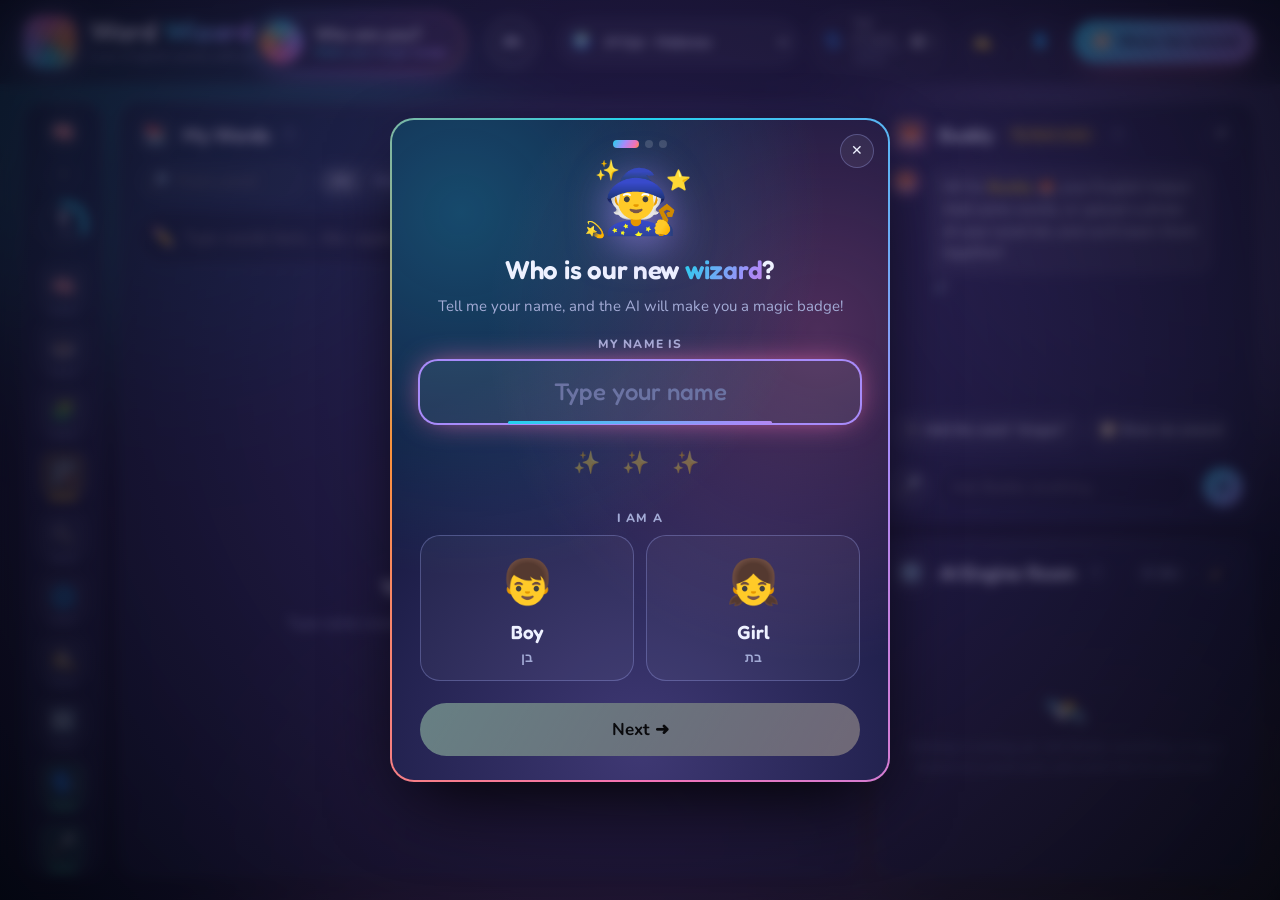
<file: index.html>
<!doctype html>
<html lang="en">
<head>
    <meta charset="utf-8">
    <meta name="viewport" content="width=device-width, initial-scale=1">
    <title>Word Wizard · Learn English</title>
    <link rel="preconnect" href="https://fonts.googleapis.com">
    <link rel="preconnect" href="https://fonts.gstatic.com" crossorigin>
    <link href="https://fonts.googleapis.com/css2?family=Fredoka:wght@400;500;600;700&family=Nunito:wght@400;600;700;800&display=swap" rel="stylesheet">
    <link rel="stylesheet" href="css/app.css">
    <link rel="icon" href="data:image/svg+xml,<svg xmlns='http://www.w3.org/2000/svg' viewBox='0 0 100 100'><text y='.9em' font-size='90'>🪄</text></svg>">
</head>
<body>
<div class="bg-orbs" aria-hidden="true"><span></span><span></span><span></span><span></span></div>
<canvas id="fx-canvas" aria-hidden="true"></canvas>

<!-- ================================================================ header -->
<header class="app-header">
    <div class="brand">
        <div class="brand-logo" aria-hidden="true">🪄</div>
        <div>
            <h1>Word <span class="grad-text">Wizard</span></h1>
            <p class="brand-sub">Learn English words with an AI that lives in your browser</p>
        </div>
    </div>

    <button class="profile-chip is-empty" id="profile-chip" type="button" data-tip="Tell me your name, and the AI will make you your own magic badge!">
        <span class="pc-badge" id="pc-badge" aria-hidden="true"></span>
        <span class="pc-text">
            <b id="pc-name">Who are you?</b>
            <small id="pc-title">Make your magic badge</small>
            <span class="pc-where" id="pc-where" dir="rtl" hidden>
                <span class="pc-school">🏫 <span id="pc-school"></span></span>
                <span class="pc-city">📍 <span id="pc-city"></span></span>
            </span>
        </span>
    </button>

    <div class="header-stats" id="header-stats">
        <div class="hstat" data-tip="How many words are on your list right now.">
            <b id="stat-total">0</b><span>words</span>
        </div>
        <div class="hstat" data-tip="Words you marked with a star ⭐ because you already know them.">
            <b id="stat-learned">0</b><span>learned</span>
        </div>
        <div class="hstat hstat-ring" data-tip="Your progress: learned words out of all words.">
            <svg viewBox="0 0 36 36"><circle class="ring-bg" cx="18" cy="18" r="15.5"/><circle class="ring-fg" id="progress-ring" cx="18" cy="18" r="15.5"/></svg>
            <b id="stat-pct">0%</b>
        </div>
    </div>

    <div class="header-actions">
        <label class="lang-pick" data-tip="Choose your home language. Translations will be shown in this language.">
            <span aria-hidden="true">🌍</span>
            <select id="target-lang" aria-label="Translation language">
                <option value="he">עברית · Hebrew</option>
                <option value="ar">العربية · Arabic</option>
                <option value="ru">Русский · Russian</option>
                <option value="es">Español · Spanish</option>
                <option value="fr">Français · French</option>
                <option value="de">Deutsch · German</option>
                <option value="pt">Português · Portuguese</option>
                <option value="it">Italiano · Italian</option>
                <option value="zh">中文 · Chinese</option>
                <option value="ja">日本語 · Japanese</option>
                <option value="hi">हिन्दी · Hindi</option>
            </select>
        </label>
        <label class="voice-toggle" id="voice-toggle" hidden>
            <span class="vt-icon" aria-hidden="true">🗣️</span>
            <span class="vt-label"><b>קול בעברית</b><small>Hebrew voice</small></span>
            <span class="switch"><input type="checkbox" id="home-voice" aria-label="Speak to me in Hebrew"></span>
        </label>
        <a class="btn btn-ghost grammar-link" href="blog.html" data-tip="Write a short blog about yourself, in English. Buddy helps you while you write!">
            <span aria-hidden="true">✍️</span><span class="gl-text">My Blog</span>
        </a>
        <a class="btn btn-ghost grammar-link" href="grammar.html" data-tip="Learn and practice the Present Simple: rules in Hebrew, a quick recap, your worksheet and a quiz.">
            <span aria-hidden="true">📘</span><span class="gl-text">Present Simple</span>
        </a>
        <button class="btn btn-glow" id="tour-btn" data-tip="Take a short guided tour. I will show you every part of the page and read it out loud.">
            <span aria-hidden="true">🧭</span> Show me around
        </button>
    </div>
</header>

<!-- ================================================================ main grid -->
<main class="grid">

    <!-- (a) AI features -->
    <section class="panel" id="features-panel" aria-labelledby="features-title">
        <div class="panel-head">
            <div class="panel-title">
                <span class="panel-icon" aria-hidden="true">🧠</span>
                <h2 id="features-title">AI Powers</h2>
                <button class="help-dot" data-tip="These are the AI tools built into your browser. Green means ready. Blue means you can download it. Grey means your browser does not have it yet.">?</button>
            </div>
            <div class="features-actions">
                <button class="btn btn-ghost btn-sm" id="features-refresh" data-tip="Check all AI powers again.">↻</button>
                <button class="btn btn-ghost btn-sm fold-btn" id="features-fold" aria-controls="features-panel" aria-expanded="true" aria-label="Fold AI Powers" data-tip="Fold this panel to make more room.">‹</button>
            </div>
        </div>
        <div class="power-meter" id="power-meter">
            <div class="power-ring">
                <svg viewBox="0 0 64 64"><circle class="ring-bg" cx="32" cy="32" r="27"/><circle class="ring-fg" id="power-ring" cx="32" cy="32" r="27"/></svg>
                <div class="power-ring-label"><b id="power-count">0</b><span id="power-total">/0</span></div>
            </div>
            <div class="power-text">
                <b id="power-headline">Checking your browser…</b>
                <span id="power-sub">Looking for AI powers</span>
            </div>
        </div>
        <div class="features-list" id="features-list"></div>
    </section>

    <!-- (d) words -->
    <section class="panel" id="words-panel" aria-labelledby="words-title">
        <div class="panel-head">
            <div class="panel-title">
                <span class="panel-icon" aria-hidden="true">📚</span>
                <h2 id="words-title">My Words</h2>
                <button class="help-dot" data-tip="All the words you want to learn live here. Tap a button on a card to hear it, translate it, or learn what it means.">?</button>
            </div>
            <div class="words-head-actions">
                <div class="search" data-tip="Find a word in your list.">
                    <span aria-hidden="true">🔎</span>
                    <input id="word-search" type="search" placeholder="Find a word" aria-label="Find a word">
                </div>
                <div class="seg" id="word-filter" role="tablist" data-tip="Show all words, only new words, or only learned words.">
                    <button class="active" data-filter="all">All</button>
                    <button data-filter="new">New</button>
                    <button data-filter="learned">⭐</button>
                </div>
                <button class="btn btn-glow btn-sm" id="quiz-btn" data-tip="Think you know your ⭐ words? Take the Word Challenge: meaning + writing!">🏆 Quiz</button>
                <button class="btn btn-ghost btn-sm" id="say-all" data-tip="Listen to all your words, one after another.">🔊 All</button>
                <button class="btn btn-ghost btn-sm" id="export-words" data-tip="Save your word list (with stars and translations) to a file. You can open it later or on another computer.">📤</button>
                <button class="btn btn-ghost btn-sm" id="import-words" data-tip="Open a word list file you saved before. You can also drop the file here.">📥</button>
                <input type="file" id="import-input" accept=".json,application/json" hidden>
                <button class="btn btn-ghost btn-sm danger" id="clear-words" data-tip="Remove every word from the list. You will be asked first.">🗑</button>
            </div>
        </div>

        <div class="add-zone" id="add-zone">
            <form class="add-form" id="add-form" autocomplete="off">
                <span class="add-icon" aria-hidden="true">✏️</span>
                <input id="add-input" placeholder="Type words here… like: apple, brave, jungle" aria-label="Add words">
                <button class="btn btn-primary" type="submit" data-tip="Add the words you typed. You can add many at once with commas.">Add</button>
            </form>
            <label class="drop" id="drop" data-tip="Have your word list as a photo or in a Word file? Drop it here or click to choose it. I will read the words for you!">
                <input type="file" id="file-input" accept="image/*,.doc,.docx,.rtf,application/msword,application/vnd.openxmlformats-officedocument.wordprocessingml.document" hidden>
                <span class="drop-icon" aria-hidden="true">📷</span>
                <span class="drop-text"><b>Upload a photo or Word file</b><small>drop · click · paste</small></span>
            </label>
        </div>

        <!-- image scan -->
        <div class="scan" id="scan" hidden>
            <div class="scan-top">
                <div class="scan-thumb"><img id="scan-img" alt="Uploaded word list"><div class="scan-beam"></div></div>
                <div class="scan-main">
                    <div class="scan-title">
                        <b id="scan-stage">Getting ready…</b>
                        <span class="scan-engine" id="scan-engine" data-tip="Which AI is reading your photo.">—</span>
                        <button class="btn btn-ghost btn-xs" id="scan-close" data-tip="Close the photo reader.">✕</button>
                    </div>
                    <div class="progress" data-tip="How far along the photo reading is.">
                        <div class="progress-bar" id="scan-bar"></div>
                        <span class="progress-pct" id="scan-pct">0%</span>
                    </div>
                    <div class="scan-stats">
                        <div class="sstat" data-tip="All the pieces of text I found in the photo."><b id="ss-found">0</b><span>found</span></div>
                        <div class="sstat ok" data-tip="Words I could read clearly. They were added to your list."><b id="ss-ok">0</b><span>recognized</span></div>
                        <div class="sstat warn" data-tip="Words I was not sure about. Please help me below!"><b id="ss-unsure">0</b><span>not sure</span></div>
                        <div class="sstat dim" data-tip="Numbers, tiny words, or words already on your list."><b id="ss-skip">0</b><span>skipped</span></div>
                    </div>
                    <label class="scan-opt">
                        <span>Reader:</span>
                        <select id="ocr-engine" data-tip="Choose which AI reads your photo. 'Auto' picks the best one your browser has.">
                            <option value="auto">Auto (best available)</option>
                            <option value="textdetector">Built-in Text Detector</option>
                            <option value="nano">Gemini Nano vision</option>
                            <option value="tesseract">Tesseract (web)</option>
                        </select>
                        <label class="check"><input type="checkbox" id="skip-tiny" checked> skip tiny words (a, the, is)</label>
                    </label>
                </div>
            </div>
            <ol class="scan-log" id="scan-log" aria-live="polite"></ol>
            <div class="recog" id="recog" hidden>
                <div class="recog-head">✅ <b>I read these words.</b> Did I get one wrong? Tap it to fix it.</div>
                <div class="recog-list" id="recog-list"></div>
            </div>
            <div class="unsure" id="unsure" hidden>
                <div class="unsure-head">🤔 <b>Help me!</b> I could not read these words. What do they say?</div>
                <div class="unsure-list" id="unsure-list"></div>
            </div>
        </div>

        <div class="words-grid" id="words-grid" aria-live="polite"></div>
        <div class="empty" id="words-empty">
            <div class="empty-art" aria-hidden="true">🦉</div>
            <h3>Your word list is empty</h3>
            <p>Type some words above, or upload a photo of your word list.</p>
            <button class="btn btn-ghost" id="demo-words" data-tip="Add 8 practice words so you can try everything.">✨ Add practice words</button>
        </div>
    </section>

    <!-- right column -->
    <div class="col-right">
        <!-- (c) chat -->
        <section class="panel" id="chat-panel" aria-labelledby="chat-title">
            <div class="panel-head">
                <div class="panel-title">
                    <span class="panel-icon buddy" aria-hidden="true">🦊</span>
                    <h2 id="chat-title">Buddy</h2>
                    <span class="mode-pill" id="chat-mode" data-tip="Shows which brain Buddy is using right now.">…</span>
                    <button class="help-dot" data-tip="Chat with Buddy, your English helper. Tap an idea bubble or type your own question.">?</button>
                </div>
                <button class="btn btn-ghost btn-sm" id="chat-reset" data-tip="Start a brand new chat.">↺</button>
            </div>
            <div class="chat-log" id="chat-log" aria-live="polite"></div>
            <div class="suggestions" id="suggestions" data-tip-pos="top"></div>
            <form class="chat-form" id="chat-form" autocomplete="off">
                <button type="button" class="btn-icon" id="chat-mic" data-tip="Talk to Buddy with your voice. Press, then speak in English.">🎤</button>
                <input id="chat-input" placeholder="Ask Buddy anything…" aria-label="Message to Buddy">
                <button type="submit" class="btn-icon send" id="chat-send" data-tip="Send your message.">➤</button>
            </form>
        </section>

        <!-- (b) engine room -->
        <section class="panel" id="engine-panel" aria-labelledby="engine-title">
            <div class="panel-head">
                <div class="panel-title">
                    <span class="panel-icon" aria-hidden="true">⚙️</span>
                    <h2 id="engine-title">AI Engine Room</h2>
                    <button class="help-dot" data-tip="Peek inside the AI! Every question sent to the AI shows up here, with each step it takes and the answer it gives.">?</button>
                </div>
                <div class="engine-actions">
                    <span class="now" id="engine-now" data-tip="What the AI is doing right this second."><i></i><span>Idle</span></span>
                    <button class="btn btn-ghost btn-sm" id="engine-clear" data-tip="Clear the list of AI runs.">🧹</button>
                </div>
            </div>
            <div class="engine-log" id="engine-log"></div>
        </section>
    </div>
</main>

<!-- ================================================================ overlays -->
<div class="tooltip" id="tooltip" role="tooltip"></div>
<div class="toasts" id="toasts" aria-live="polite"></div>

<div class="tour" id="tour" hidden>
    <div class="tour-shade" id="tour-shade"></div>
    <div class="tour-spot" id="tour-spot"></div>
    <div class="tour-card" id="tour-card" role="dialog" aria-labelledby="tour-title">
        <div class="tour-mascot" aria-hidden="true">🦊</div>
        <div class="tour-step" id="tour-step">1 / 9</div>
        <h3 id="tour-title">Welcome!</h3>
        <p id="tour-text"></p>
        <div class="tour-wave" id="tour-wave" aria-hidden="true"><i></i><i></i><i></i><i></i><i></i></div>
        <div class="tour-dots" id="tour-dots"></div>
        <div class="tour-controls">
            <button class="btn-icon" id="tour-prev" data-tip="Go back one step.">⏮</button>
            <button class="btn-icon big" id="tour-play" data-tip="Pause or play the tour.">⏸</button>
            <button class="btn-icon" id="tour-next" data-tip="Jump to the next step.">⏭</button>
            <button class="btn-icon" id="tour-mute" data-tip="Turn the voice on or off.">🔊</button>
            <button class="btn-icon" id="tour-close" data-tip="Close the tour.">✕</button>
        </div>
    </div>
</div>

<div class="quiz" id="quiz" hidden role="dialog" aria-label="Word Challenge quiz">
    <div class="quiz-card">
        <header class="quiz-head">
            <span class="quiz-round" id="quiz-round">🏆 Word Challenge</span>
            <span class="quiz-step" id="quiz-step"></span>
            <span class="quiz-score" data-tip="Your points so far.">⭐ <b id="quiz-score">0</b></span>
            <button class="btn-icon" id="quiz-close" data-tip="Stop the quiz. (Esc)">✕</button>
        </header>
        <div class="quiz-progress" data-tip="How far you are in the quiz."><div id="quiz-bar"></div></div>
        <div class="quiz-body" id="quiz-body"></div>
    </div>
</div>

<dialog class="modal import-modal" id="import-modal">
    <form method="dialog">
        <div class="modal-art" aria-hidden="true">📥</div>
        <h3>Import a word list</h3>
        <ul class="import-summary" id="import-summary"></ul>
        <details class="import-skipped" id="import-skipped" hidden></details>
        <div class="modal-actions">
            <button class="btn btn-ghost" value="cancel">Cancel</button>
            <button class="btn btn-ghost danger" value="replace" id="import-replace" data-tip="Remove your current words and use only the words from the file.">Replace my list</button>
            <button class="btn btn-primary" value="merge" id="import-merge" data-tip="Keep your words and add the new ones from the file. Stars and translations are kept.">Add new words</button>
        </div>
    </form>
</dialog>

<dialog class="modal docfile-modal" id="docfile-modal" aria-labelledby="docfile-title">
    <form method="dialog">
        <div class="modal-art" aria-hidden="true">📄</div>
        <h3 id="docfile-title">I found words!</h3>
        <p id="docfile-text"></p>
        <div class="docfile-tools">
            <button class="btn btn-ghost btn-xs" type="button" id="docfile-all" data-tip="Choose every word.">Select all</button>
            <button class="btn btn-ghost btn-xs" type="button" id="docfile-none" data-tip="Clear every word, then tap only the ones you want.">Select none</button>
        </div>
        <div class="docfile-words" id="docfile-words" data-tip="Lit-up words will be added. Tap a word to leave it out."></div>
        <div class="modal-actions">
            <button class="btn btn-ghost" value="cancel">Cancel</button>
            <button class="btn btn-glow" value="add" id="docfile-add" data-tip="Add the words you chose to your list.">Add words</button>
        </div>
    </form>
</dialog>

<dialog class="modal profile-modal" id="profile-modal" data-step="who" aria-labelledby="profile-heading">
    <div class="pm-aurora" aria-hidden="true"></div>
    <button class="btn-icon pm-close" type="button" onclick="this.closest('dialog').close()" aria-label="Close" data-tip="Close. You can come back any time.">✕</button>
    <div class="pm-dots" aria-hidden="true"><span></span><span></span><span></span></div>

    <div class="pm-step" id="profile-who">
        <div class="pm-hat" aria-hidden="true"><span>🧙</span><i>✨</i><i>⭐</i><i>💫</i></div>
        <h3 id="profile-heading">Who is our new <span class="grad-text">wizard</span>?</h3>
        <p>Tell me your name, and the AI will make you a magic badge!</p>

        <label class="pm-name" data-tip="Write your name here, in English or in Hebrew.">
            <span class="pm-label">My name is</span>
            <input id="profile-name" type="text" maxlength="20" autocomplete="off" spellcheck="false" dir="auto" placeholder="Type your name">
            <span class="pm-underline" aria-hidden="true"></span>
        </label>
        <div class="pm-letters is-empty" id="profile-letters" dir="auto" aria-hidden="true"></div>

        <div class="pm-label">I am a</div>
        <div class="gender-pick" role="radiogroup" aria-label="I am a">
            <label class="gender-card" data-tip="Pick this if you are a boy.">
                <input type="radio" name="gender" value="boy">
                <span class="gc-face">👦</span><b>Boy</b><small>בן</small>
            </label>
            <label class="gender-card" data-tip="Pick this if you are a girl.">
                <input type="radio" name="gender" value="girl">
                <span class="gc-face">👧</span><b>Girl</b><small>בת</small>
            </label>
        </div>

        <button class="btn btn-glow pm-go" id="profile-go" type="button" disabled data-tip="Write your name and pick boy or girl. Then tell me where you learn.">Next ➜</button>
    </div>

    <div class="pm-step" id="profile-where" hidden>
        <div class="pm-hat" aria-hidden="true"><span>🏫</span><i>✨</i><i>📚</i><i>⭐</i></div>
        <h3>Where do you learn, <span class="grad-text" id="where-name" dir="auto"></span>?</h3>
        <p>Write it in Hebrew. It goes on your badge!</p>
        <p class="pm-he" dir="rtl">כתבו בעברית – זה יופיע על התג!</p>

        <div class="pm-fields" dir="rtl">
            <label class="pm-field pf-school" data-tip="The name of your school, in Hebrew.">
                <span class="pf-icon" aria-hidden="true">🏫</span>
                <span class="pf-label"><b>בית ספר</b><small>School</small></span>
                <input id="profile-school" type="text" lang="he" dir="rtl" maxlength="32" autocomplete="off" spellcheck="false" placeholder="למשל: הדקל">
                <span class="pf-ok" aria-hidden="true">✓</span>
            </label>
            <label class="pm-field pf-city" data-tip="The city or town you live in, in Hebrew.">
                <span class="pf-icon" aria-hidden="true">📍</span>
                <span class="pf-label"><b>עיר</b><small>City</small></span>
                <input id="profile-city" type="text" lang="he" dir="rtl" maxlength="24" autocomplete="off" spellcheck="false" placeholder="למשל: חיפה">
                <span class="pf-ok" aria-hidden="true">✓</span>
            </label>
            <label class="pm-field pf-class" data-tip="Your class, in Hebrew. For example ו2.">
                <span class="pf-icon" aria-hidden="true">🎓</span>
                <span class="pf-label"><b>כיתה</b><small>Class</small></span>
                <input id="profile-class" type="text" lang="he" dir="rtl" maxlength="6" autocomplete="off" spellcheck="false" placeholder="ו2">
                <span class="pf-ok" aria-hidden="true">✓</span>
            </label>
        </div>
        <div class="pm-hint" id="where-hint" dir="rtl" role="status" hidden>✍️ כתבו בעברית, בבקשה <small dir="ltr">(Hebrew letters, please)</small></div>

        <div class="modal-actions">
            <button class="btn btn-ghost" id="where-back" type="button" data-tip="Go back to your name.">⬅ Back</button>
            <button class="btn btn-glow" id="profile-forge" type="button" disabled data-tip="Fill in all three. Then the AI makes your badge!">✨ Make my magic badge</button>
        </div>
    </div>

    <div class="pm-step" id="profile-badge" hidden>
        <div class="badge-stage" id="badge-stage">
            <div class="bs-burst" aria-hidden="true"></div>
            <div class="badge-big" id="badge-big"></div>
            <div class="badge-ribbon" id="badge-ribbon" dir="rtl" hidden>
                <span class="br-school" id="ribbon-school"></span>
                <span class="br-class" id="ribbon-class"></span>
            </div>
        </div>
        <div class="badge-name" id="badge-name" dir="auto"></div>
        <div class="badge-city" id="badge-city-row" dir="rtl" hidden>📍 <span id="badge-city"></span></div>
        <div class="badge-title grad-text" id="badge-title"></div>
        <div class="badge-motto" id="badge-motto"></div>
        <div class="badge-by" id="badge-by" data-tip="Which magic made this badge."></div>
        <h3 class="badge-ask" id="badge-ask" aria-live="polite">Do you like it?</h3>
        <div class="modal-actions">
            <button class="btn btn-glow" id="badge-yes" type="button" data-tip="Keep this badge! It will show at the top of the page.">😍 I love it!</button>
            <button class="btn btn-ghost" id="badge-again" type="button" data-tip="Not quite? The AI will make a brand new badge for you.">🔄 Make another</button>
        </div>
        <div class="badge-history" id="badge-history" hidden></div>
        <button class="pm-link" id="badge-edit" type="button" data-tip="Change your name, boy / girl, school, city or class.">✏️ Change my details</button>
    </div>
</dialog>

<dialog class="modal" id="confirm-modal">
    <form method="dialog">
        <div class="modal-art" aria-hidden="true">🗑️</div>
        <h3 id="confirm-title">Are you sure?</h3>
        <p id="confirm-text"></p>
        <div class="modal-actions">
            <button class="btn btn-ghost" value="no">No, keep them</button>
            <button class="btn btn-danger" value="yes">Yes, remove</button>
        </div>
    </form>
</dialog>

<script type="module" src="js/app.js"></script>
</body>
</html>
</file>
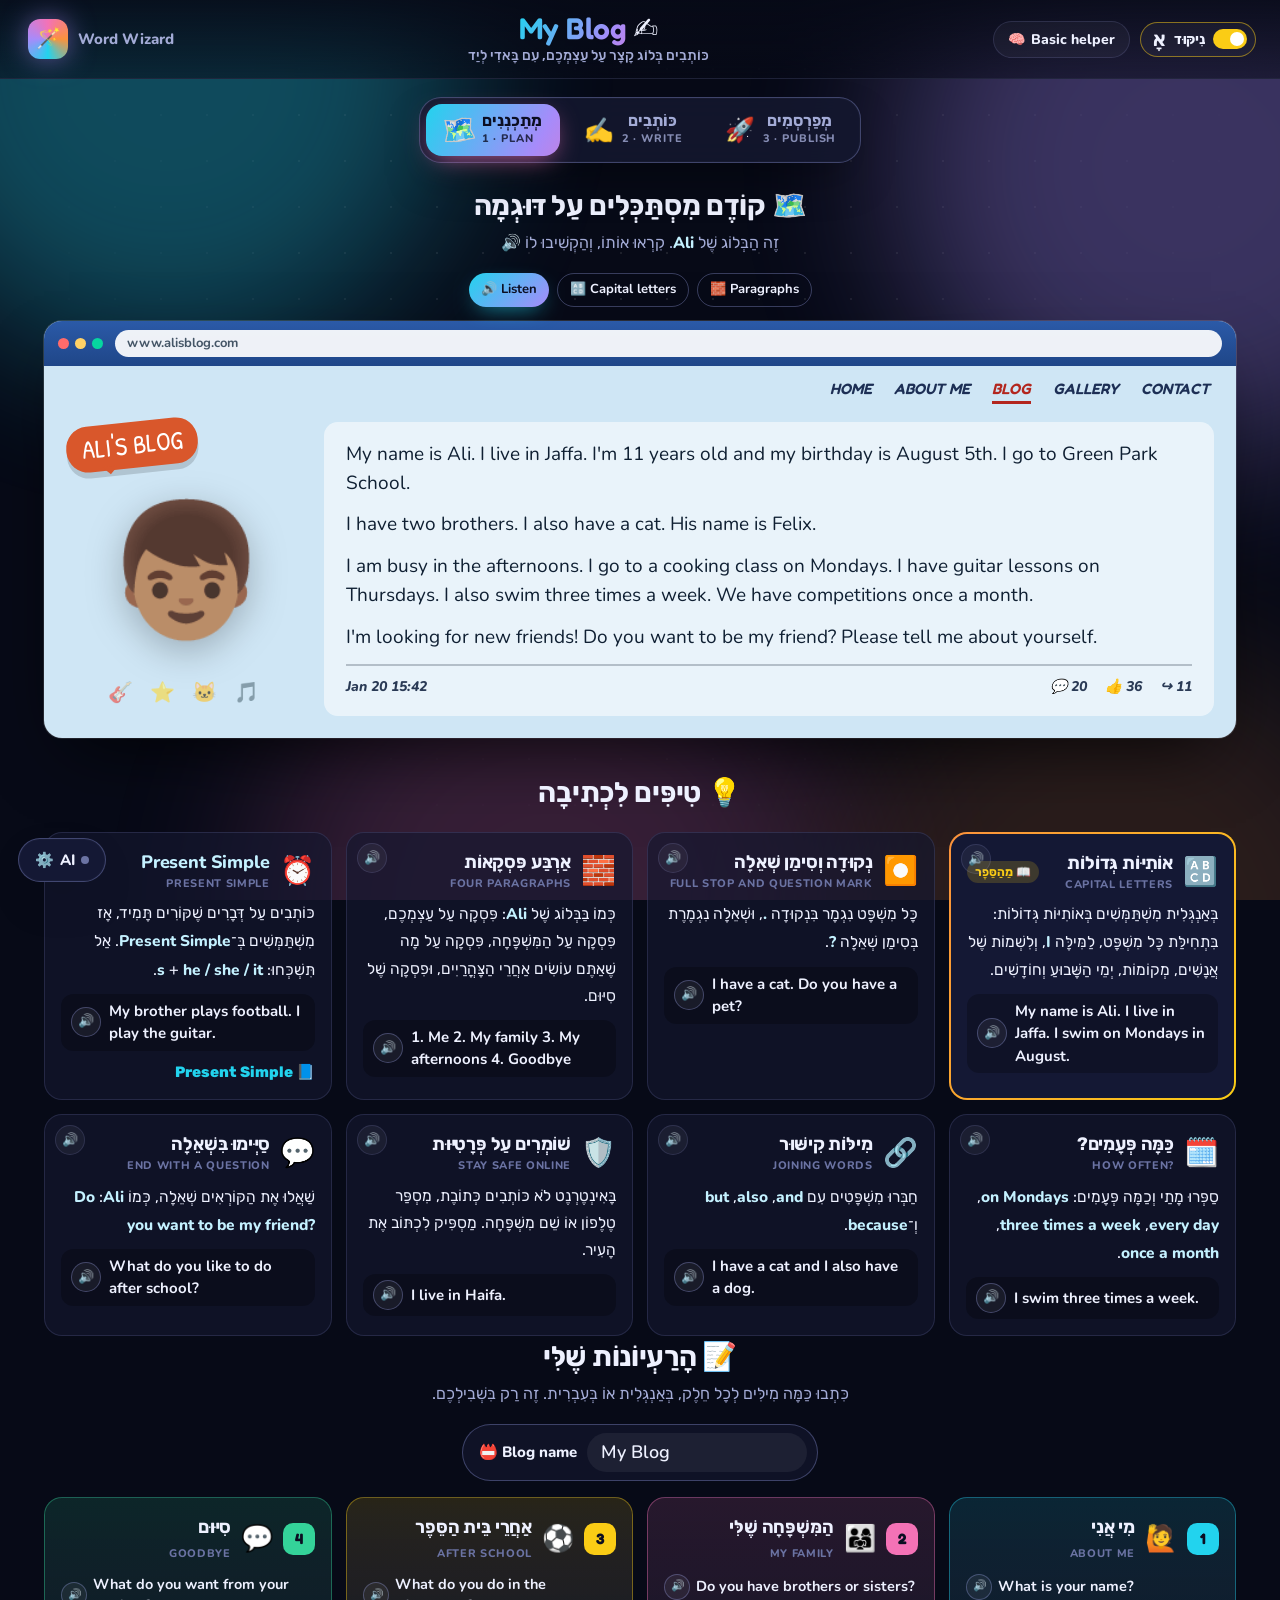
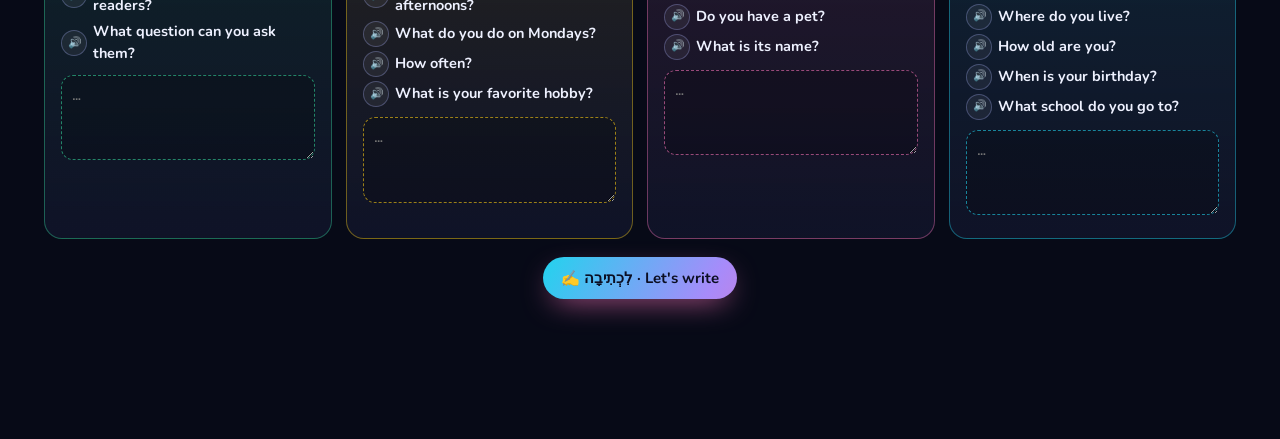
<file: blog.html>
<!doctype html>
<html lang="en">
<head>
    <meta charset="utf-8">
    <meta name="viewport" content="width=device-width, initial-scale=1">
    <title>My Blog · Word Wizard</title>
    <link rel="preconnect" href="https://fonts.googleapis.com">
    <link rel="preconnect" href="https://fonts.gstatic.com" crossorigin>
    <link href="https://fonts.googleapis.com/css2?family=Fredoka:wght@400;500;600;700&family=Nunito:wght@400;600;700;800&family=Rubik:wght@400;500;700&family=Patrick+Hand&display=swap" rel="stylesheet">
    <link rel="stylesheet" href="css/app.css">
    <link rel="stylesheet" href="css/grammar.css">
    <link rel="stylesheet" href="css/blog.css">
    <link rel="icon" href="data:image/svg+xml,<svg xmlns='http://www.w3.org/2000/svg' viewBox='0 0 100 100'><text y='.9em' font-size='90'>✍️</text></svg>">
</head>
<body class="grammar-page blog-page">
<div class="bg-orbs" aria-hidden="true"><span></span><span></span><span></span><span></span></div>
<canvas id="fx-canvas" aria-hidden="true"></canvas>

<header class="g-header">
    <a class="g-back" href="index.html" data-tip="Go back to your words in Word Wizard.">
        <span class="brand-logo" aria-hidden="true">🪄</span><span>Word Wizard</span>
    </a>
    <div class="g-title">
        <h1><span class="grad-text">My Blog</span> ✍️</h1>
        <p dir="rtl">כּוֹתְבִים בְּלוֹג קָצָר עַל עַצְמְכֶם, עִם בָּאדִי לְיַד</p>
    </div>
    <div class="g-side">
        <div class="g-stat" id="b-ai" data-tip="">🧠 <span>…</span></div>
        <button class="g-niqqud" id="g-niqqud" type="button" aria-pressed="true" data-tip="Show the Hebrew with or without niqqud (vowel marks). Buddy always reads it with niqqud.">
            <span class="gn-icon" aria-hidden="true">אָ</span><span dir="rtl">נִיקּוּד</span><span class="switch-dot" aria-hidden="true"></span>
        </button>
    </div>
</header>

<nav class="g-tabs b-steps" role="tablist" aria-label="Blog steps">
    <button role="tab" data-tab="plan" aria-selected="true" data-tip="Step 1: read Ali's blog, learn the tips, and plan your four paragraphs.">
        <span class="t-icon">🗺️</span><b dir="rtl">מְתַכְנְנִים</b><small>1 · Plan</small>
    </button>
    <button role="tab" data-tab="write" data-tip="Step 2: write your blog. Buddy helps you while you write.">
        <span class="t-icon">✍️</span><b dir="rtl">כּוֹתְבִים</b><small>2 · Write</small>
    </button>
    <button role="tab" data-tab="publish" data-tip="Step 3: see your blog like a real web page, and check your stars.">
        <span class="t-icon">🚀</span><b dir="rtl">מְפַרְסְמִים</b><small>3 · Publish</small>
    </button>
    <span class="g-tab-ink" aria-hidden="true"></span>
</nav>

<main class="g-main b-main">

    <!-- ============================================================ 1 · plan -->
    <section class="g-panel" id="tab-plan" role="tabpanel">
        <div class="g-intro" dir="rtl">
            <h2>🗺️ קוֹדֶם מִסְתַּכְּלִים עַל דּוּגְמָה</h2>
            <p>זֶה הַבְּלוֹג שֶׁל <bdi class="en" dir="ltr">Ali</bdi>. קִרְאוּ אוֹתוֹ, וְהַקְשִׁיבוּ לוֹ 🔊</p>
        </div>

        <div class="model-tools">
            <button class="btn btn-primary btn-sm" id="model-say" type="button" data-tip="Listen to Ali's blog.">🔊 Listen</button>
            <button class="btn btn-ghost btn-sm" id="model-caps" type="button" aria-pressed="false" data-tip="Light up every capital letter in Ali's blog.">🔠 Capital letters</button>
            <button class="btn btn-ghost btn-sm" id="model-parts" type="button" aria-pressed="false" data-tip="Show the four parts of Ali's blog.">🧱 Paragraphs</button>
        </div>
        <div id="model-blog"></div>

        <div class="g-intro tips-intro" dir="rtl">
            <h2>💡 טִיפִּים לִכְתִיבָה</h2>
        </div>
        <div class="tips-grid" id="tips-grid" dir="rtl"></div>

        <div class="g-intro" dir="rtl">
            <h2>📝 הָרַעְיוֹנוֹת שֶׁלִּי</h2>
            <p>כִּתְבוּ כַּמָּה מִילִּים לְכָל חֵלֶק, בְּאַנְגְּלִית אוֹ בְּעִבְרִית. זֶה רַק בִּשְׁבִילְכֶם.</p>
        </div>
        <label class="blog-name" data-tip="The name of your blog, like “Ali's Blog”.">
            <span>📛 Blog name</span>
            <input id="blog-name" type="text" maxlength="28" autocomplete="off" spellcheck="false" dir="ltr" placeholder="Noa's Blog">
        </label>
        <div class="plan-grid" id="plan-grid" dir="rtl"></div>
        <div class="g-actions"><button class="btn btn-glow" id="go-write" type="button" data-tip="Your plan is ready. Let's write!">✍️ לִכְתִיבָה · Let's write</button></div>
    </section>

    <!-- ============================================================ 2 · write -->
    <section class="g-panel" id="tab-write" role="tabpanel" hidden>
        <div class="write-layout">
            <div class="write-main">
                <div class="tracker" id="tracker" dir="rtl" data-tip="The four parts of your blog. Each one lights up when you write about it."></div>
                <div class="editor-card">
                    <div class="editor-head">
                        <b id="editor-title" dir="ltr">My Blog</b>
                        <span class="editor-stats" id="editor-stats"></span>
                    </div>
                    <div class="editor" id="editor">
                        <div class="editor-mirror" id="editor-mirror" aria-hidden="true"></div>
                        <textarea id="editor-text" dir="ltr" spellcheck="true" autocapitalize="sentences" aria-label="Write your blog here" placeholder="My name is …"></textarea>
                    </div>
                    <div class="starters" id="starters" data-tip="Not sure how to start a sentence? Tap one, and it goes into your blog."></div>
                </div>
                <div class="issues" id="issues" aria-live="polite"></div>
            </div>

            <aside class="buddy-panel" aria-label="Buddy helps you write">
                <div class="bp-head">
                    <span class="bp-fox" id="bp-fox" aria-hidden="true">🦊</span>
                    <div><b>Buddy</b><small id="bp-mode"></small></div>
                    <label class="bp-watch" data-tip="When this is on, Buddy reads each sentence you finish and helps right away.">
                        <span class="switch"><input type="checkbox" id="bp-watch" checked></span><span>👀</span>
                    </label>
                </div>
                <div class="bp-log" id="bp-log" aria-live="polite"></div>
                <div class="bp-actions">
                    <button class="btn btn-glow btn-sm" id="bp-check" type="button" data-tip="Buddy reads your whole blog and helps you fix it.">✨ Check my blog</button>
                    <button class="btn btn-ghost btn-sm" id="bp-idea" type="button" data-tip="Stuck? Buddy gives you an idea for what to write next.">💡 I'm stuck</button>
                </div>
                <form class="bp-ask" id="bp-ask" autocomplete="off" data-tip="Write a word or sentence in Hebrew, and Buddy tells you how to say it in English.">
                    <input id="bp-ask-input" dir="rtl" placeholder="אֵיךְ אוֹמְרִים בְּאַנְגְּלִית…?" aria-label="How do I say it in English?">
                    <button class="btn btn-primary btn-sm" type="submit">🌍</button>
                </form>
            </aside>
        </div>
        <div class="g-actions"><button class="btn btn-glow" id="go-publish" type="button" data-tip="Finished? See your blog like a real web page!">🚀 לְפִרְסוּם · Publish</button></div>
    </section>

    <!-- ============================================================ 3 · publish -->
    <section class="g-panel" id="tab-publish" role="tabpanel" hidden>
        <div id="my-blog"></div>
        <div class="rubric" id="rubric" dir="rtl"></div>
        <div class="g-actions">
            <button class="btn btn-primary" id="pub-say" type="button" data-tip="Listen to your blog.">🔊 Listen</button>
            <button class="btn btn-ghost" id="pub-edit" type="button" data-tip="Go back and change your blog.">✏️ Edit</button>
            <button class="btn btn-ghost" id="pub-print" type="button" data-tip="Print your blog, or save it as a PDF.">🖨️ Print</button>
        </div>
    </section>
</main>

<!-- AI Engine Room: every AI call on this page shows up here -->
<button class="engine-fab" id="engine-fab" type="button" data-tip="Peek inside the AI: every question Buddy sends to the AI, with each step.">⚙️ <span>AI</span><i></i></button>
<aside class="engine-drawer" id="engine-drawer" hidden aria-label="AI Engine Room">
    <div class="panel-head">
        <div class="panel-title"><span class="panel-icon" aria-hidden="true">⚙️</span><h2>AI Engine Room</h2></div>
        <div class="engine-actions">
            <span class="now" id="engine-now" data-tip="What the AI is doing right this second."><i></i><span>Idle</span></span>
            <button class="btn btn-ghost btn-sm" id="engine-clear" type="button" data-tip="Clear the list of AI runs.">🧹</button>
            <button class="btn btn-ghost btn-sm" id="engine-close" type="button" aria-label="Close" data-tip="Close the Engine Room.">✕</button>
        </div>
    </div>
    <div class="engine-log" id="engine-log"></div>
</aside>

<div class="toasts" id="toasts" aria-live="polite"></div>
<div class="tooltip" id="tooltip" role="tooltip"></div>

<script type="module" src="js/blog/main.js"></script>
</body>
</html>
</file>
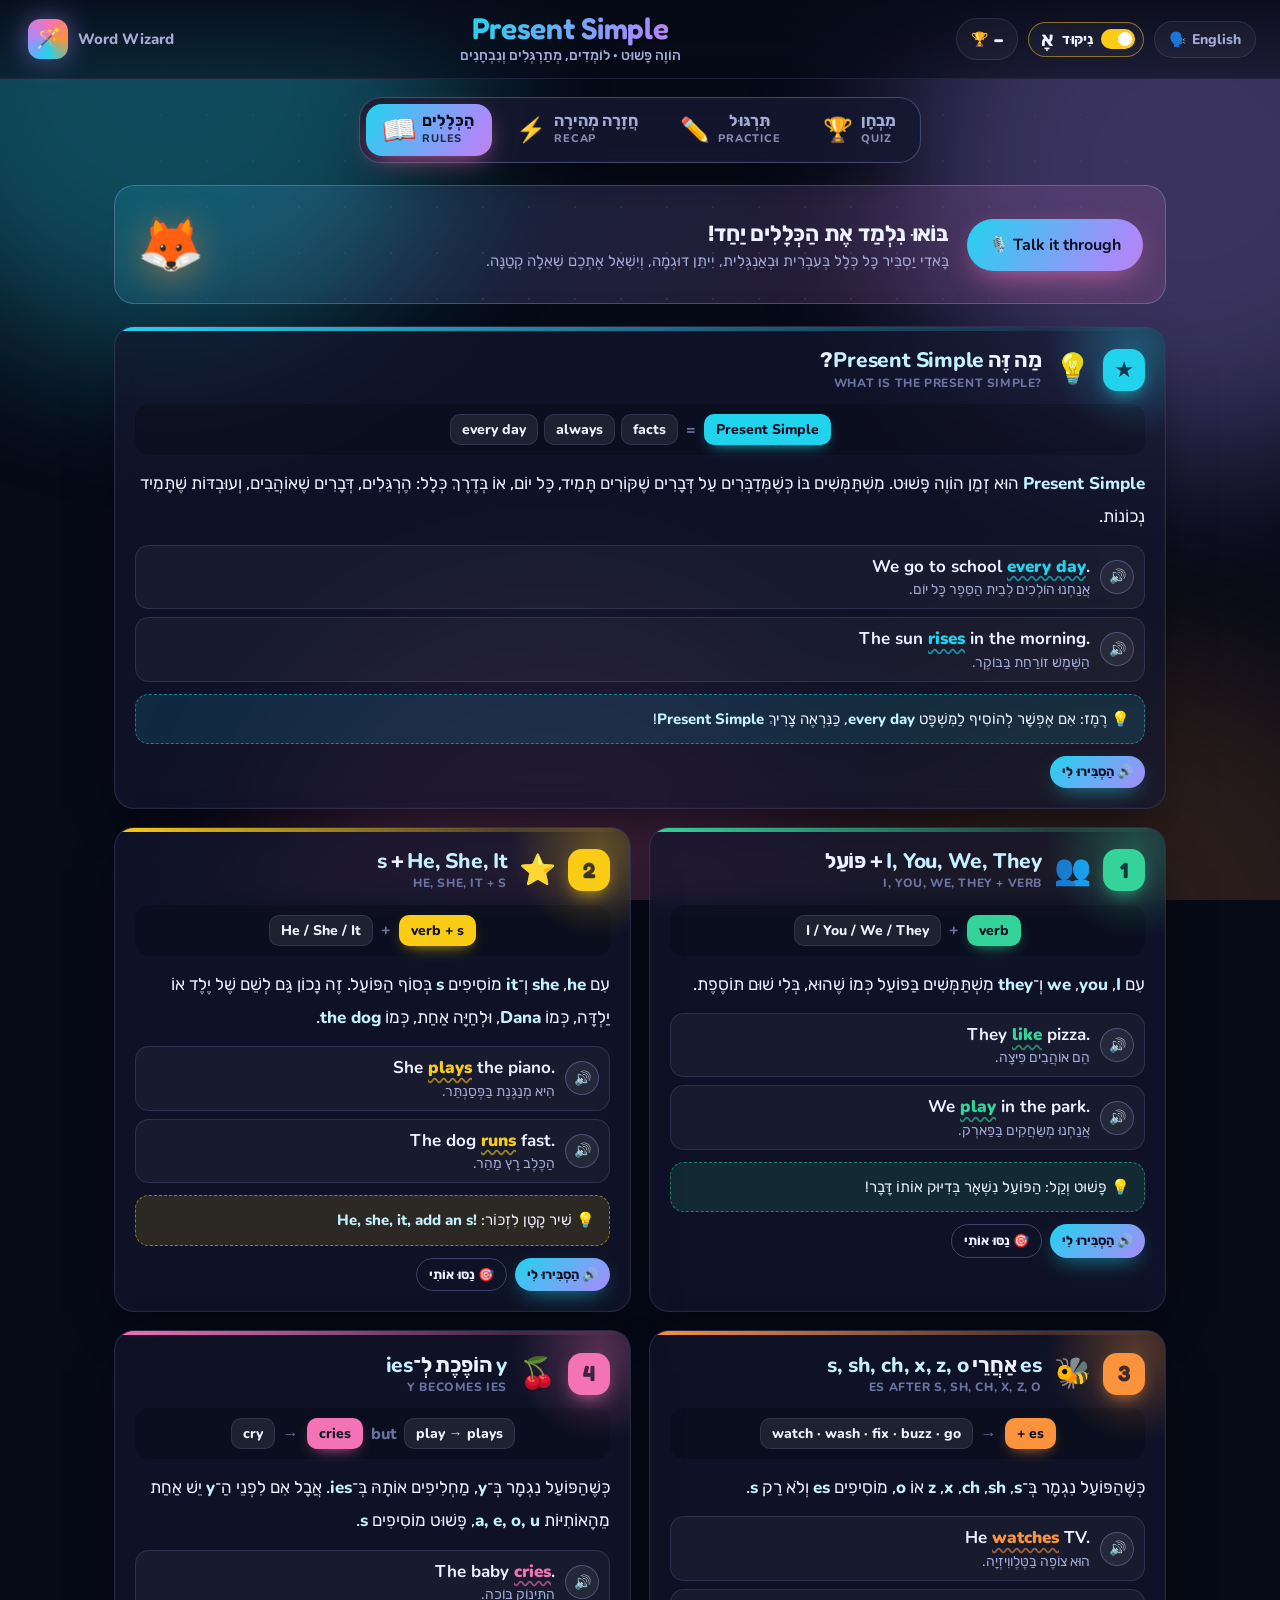
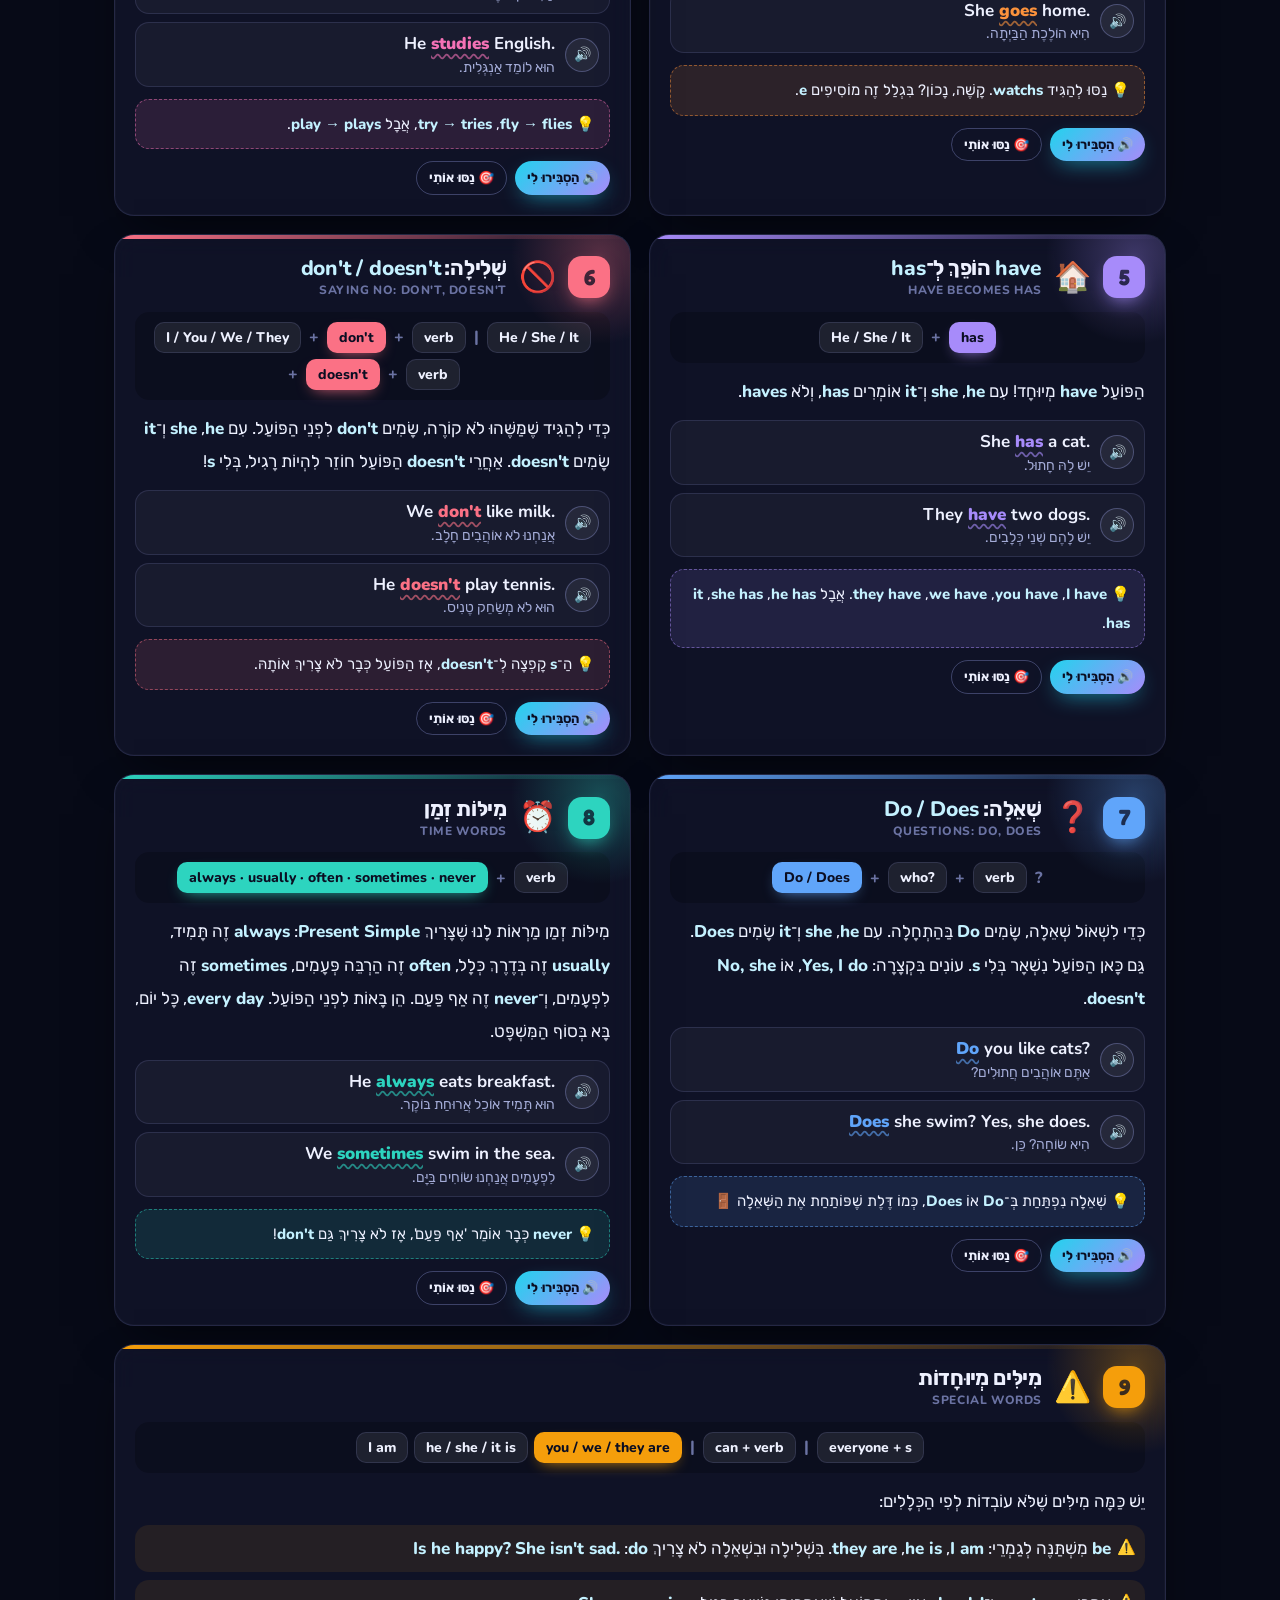
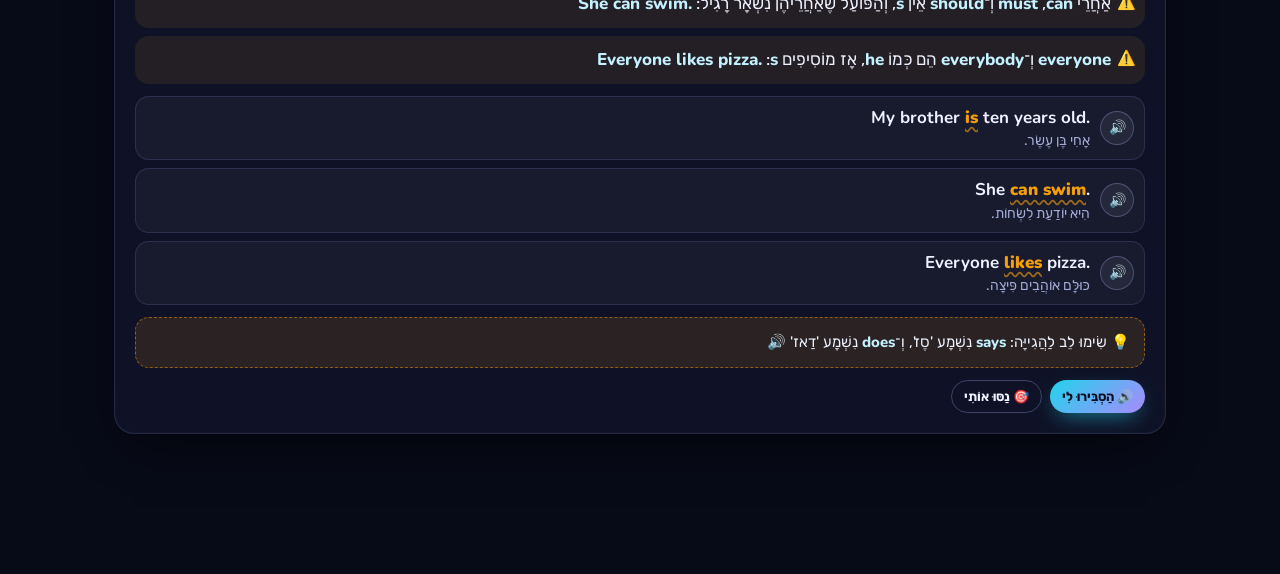
<file: grammar.html>
<!doctype html>
<html lang="en">
<head>
    <meta charset="utf-8">
    <meta name="viewport" content="width=device-width, initial-scale=1">
    <title>Present Simple · Word Wizard</title>
    <link rel="preconnect" href="https://fonts.googleapis.com">
    <link rel="preconnect" href="https://fonts.gstatic.com" crossorigin>
    <link href="https://fonts.googleapis.com/css2?family=Fredoka:wght@400;500;600;700&family=Nunito:wght@400;600;700;800&family=Rubik:wght@400;500;700&display=swap" rel="stylesheet">
    <link rel="stylesheet" href="css/app.css">
    <link rel="stylesheet" href="css/grammar.css">
    <link rel="icon" href="data:image/svg+xml,<svg xmlns='http://www.w3.org/2000/svg' viewBox='0 0 100 100'><text y='.9em' font-size='90'>📘</text></svg>">
</head>
<body class="grammar-page">
<div class="bg-orbs" aria-hidden="true"><span></span><span></span><span></span><span></span></div>
<canvas id="fx-canvas" aria-hidden="true"></canvas>

<header class="g-header">
    <a class="g-back" href="index.html" data-tip="Go back to your words in Word Wizard.">
        <span class="brand-logo" aria-hidden="true">🪄</span><span>Word Wizard</span>
    </a>
    <div class="g-title">
        <h1><span class="grad-text">Present Simple</span></h1>
        <p dir="rtl">הוֹוֶה פָּשׁוּט · לוֹמְדִים, מְתַרְגְּלִים וְנִבְחָנִים</p>
    </div>
    <div class="g-side">
        <div class="g-stat" id="g-best" data-tip="Your best quiz score so far.">🏆 <b>–</b></div>
        <button class="g-niqqud" id="g-niqqud" type="button" aria-pressed="true" data-tip="Show the Hebrew with or without niqqud (vowel marks). Buddy always reads it with niqqud.">
            <span class="gn-icon" aria-hidden="true">אָ</span><span dir="rtl">נִיקּוּד</span><span class="switch-dot" aria-hidden="true"></span>
        </button>
        <div class="g-voice" id="g-voice" data-tip="">🗣️ <span></span></div>
        <a class="g-me" id="g-me" href="index.html" hidden data-tip="This is you! Tap to go back to Word Wizard."></a>
    </div>
</header>

<nav class="g-tabs" role="tablist" aria-label="Present Simple">
    <button role="tab" data-tab="rules" aria-selected="true" data-tip="Learn the rules, with examples. Buddy can explain them out loud.">
        <span class="t-icon">📖</span><b dir="rtl">הַכְּלָלִים</b><small>Rules</small>
    </button>
    <button role="tab" data-tab="recap" data-tip="One quick sentence for each rule. Fill it in and say which rule it is.">
        <span class="t-icon">⚡</span><b dir="rtl">חֲזָרָה מְהִירָה</b><small>Recap</small>
    </button>
    <button role="tab" data-tab="practice" data-tip="Your worksheet: sort the verbs and complete the sentences.">
        <span class="t-icon">✏️</span><b dir="rtl">תִּרְגּוּל</b><small>Practice</small>
    </button>
    <button role="tab" data-tab="quiz" data-tip="Ten questions on all the rules. Can you get three stars?">
        <span class="t-icon">🏆</span><b dir="rtl">מִבְחָן</b><small>Quiz</small>
    </button>
    <span class="g-tab-ink" aria-hidden="true"></span>
</nav>

<main class="g-main">

    <!-- ============================================================ rules -->
    <section class="g-panel" id="tab-rules" role="tabpanel">
        <div class="talk-hero">
            <div class="th-fox" aria-hidden="true">🦊</div>
            <div class="th-text" dir="rtl">
                <h2>בּוֹאוּ נִלְמַד אֶת הַכְּלָלִים יַחַד!</h2>
                <p>בָּאדִי יַסְבִּיר כָּל כְּלָל בְּעִבְרִית וּבְאַנְגְּלִית, יִיתֵּן דּוּגְמָה, וְיִשְׁאַל אֶתְכֶם שְׁאֵלָה קְטַנָּה.</p>
            </div>
            <button class="btn btn-glow th-go" id="talk-start" type="button" data-tip="Buddy explains every rule out loud, in Hebrew and English, and asks you a small question after each one.">🎙️ Talk it through</button>
        </div>
        <div class="rules-grid" id="rules-grid"></div>
    </section>

    <!-- ============================================================ recap -->
    <section class="g-panel" id="tab-recap" role="tabpanel" hidden>
        <div class="g-intro" dir="rtl">
            <h2>⚡ חֲזָרָה מְהִירָה</h2>
            <p>הַשְׁלִימוּ כָּל מִשְׁפָּט, וּבַחֲרוּ אֵיזֶה כְּלָל עָזַר לָכֶם. הַכְּלָלִים כָּאן לְמַטָּה, אִם צָרִיךְ לְהָצִיץ 👀</p>
        </div>
        <div class="rule-legend" id="rule-legend" dir="rtl"></div>
        <ol class="recap-list" id="recap-list"></ol>
        <div class="g-actions">
            <button class="btn btn-glow" id="recap-check" type="button" data-tip="Check all your answers and your rule numbers.">✓ בִּדְקוּ אוֹתִי · Check</button>
            <button class="btn btn-ghost" id="recap-reset" type="button" data-tip="Clear everything and try again.">↺ שׁוּב · Again</button>
        </div>
        <div class="score-banner" id="recap-score" hidden></div>
    </section>

    <!-- ============================================================ practice -->
    <section class="g-panel" id="tab-practice" role="tabpanel" hidden>
        <div class="g-intro" dir="rtl">
            <h2>✏️ דַּפֵּי עֲבוֹדָה</h2>
        </div>
        <div class="sheet-switch" role="tablist" aria-label="Worksheet">
            <button type="button" role="tab" data-sheet="ps" aria-selected="true" data-tip="The Present simple worksheet: sort the verbs, then complete the sentences.">📄 <span>Present simple</span></button>
            <button type="button" role="tab" data-sheet="be" aria-selected="false" data-tip="The Verb To Be worksheet: am, is, are, saying no, questions and WH words.">📄 <span>Verb To Be</span></button>
        </div>

        <div class="sheet" id="sheet-ps">
        <div class="sheet-part" id="part-sort">
            <h3 dir="rtl"><span class="part-no">1</span> מַיְּינוּ אֶת הַפְּעָלִים הַבָּאִים בַּטַּבְלָה, עַל־פִּי הַכְּלָלִים שֶׁלְּמַדְתֶּם.</h3>
            <p class="part-help" dir="rtl">גִּרְרוּ כָּל פּוֹעַל לַסַּל הַנָּכוֹן, אוֹ לַחֲצוּ עַל פּוֹעַל וְאָז עַל הַסַּל. מָה מוֹסִיפִים לוֹ עִם <bdi class="en" dir="ltr">he / she / it</bdi>?</p>
            <div class="verb-bank" id="verb-bank" dir="ltr" data-tip="Drag a verb to the right basket, or tap the verb and then the basket."></div>
            <div class="baskets" dir="ltr">
                <div class="basket" data-end="s" data-tip="Most verbs just add s: play → plays.">
                    <div class="basket-head"><b>s</b><small>play → plays</small></div>
                    <div class="basket-body"></div>
                </div>
                <div class="basket" data-end="es" data-tip="Verbs that end in s, sh, ch, x, z or o add es: fix → fixes, buzz → buzzes.">
                    <div class="basket-head"><b>es</b><small>fix → fixes</small></div>
                    <div class="basket-body"></div>
                </div>
                <div class="basket" data-end="ies" data-tip="Verbs that end in a letter + y change y to ies: cry → cries.">
                    <div class="basket-head"><b>ies</b><small>cry → cries</small></div>
                    <div class="basket-body"></div>
                </div>
            </div>
            <div class="sort-msg" id="sort-msg" dir="rtl" aria-live="polite"></div>
        </div>

        <div class="sheet-part" id="part-fill">
            <h3 dir="rtl"><span class="part-no">2</span> הַשְׁלִימוּ אֶת הַפּוֹעַל בַּמִּשְׁפָּט בַּצּוּרָה הַנְּכוֹנָה.</h3>
            <ol class="sheet-list" id="sheet-list" dir="ltr"></ol>
            <div class="g-actions">
                <button class="btn btn-glow" id="sheet-check" type="button" data-tip="Check all eight sentences.">✓ בִּדְקוּ אוֹתִי · Check</button>
                <button class="btn btn-ghost" id="sheet-reset" type="button" data-tip="Clear the sentences and try again.">↺ שׁוּב · Again</button>
            </div>
            <div class="score-banner" id="sheet-score" hidden></div>
        </div>
        </div>

        <div class="sheet" id="sheet-be" hidden></div>

        <div class="sheet-part more" id="part-more">
            <h3 dir="rtl"><span class="part-no">➕</span> עוֹד תִּרְגּוּל <small>More practice</small></h3>
            <p class="part-help" dir="rtl">בַּחֲרוּ כְּלָלִים לְתַרְגֵּל. כָּל תְּשׁוּבָה נְכוֹנָה מוֹסִיפָה לָרֶצֶף 🔥</p>
            <div class="rule-filter" id="rule-filter" dir="rtl" data-tip="Choose which rules to practice. Tap a rule to turn it on or off."></div>
            <div class="more-stats" id="more-stats" dir="rtl"></div>
            <div class="more-box" id="more-box"></div>
            <div class="g-actions"><button class="btn btn-primary" id="more-next" type="button" hidden>הַבָּא · Next ➜</button></div>
        </div>
    </section>

    <!-- ============================================================ quiz -->
    <section class="g-panel" id="tab-quiz" role="tabpanel" hidden>
        <div class="quiz-start" id="gq-start">
            <div class="gq-trophy" aria-hidden="true">🏆</div>
            <h2 dir="rtl">מִבְחָן <bdi class="en grad-text" dir="ltr">Present Simple</bdi></h2>
            <p dir="rtl">10 שְׁאֵלוֹת עַל כָּל הַכְּלָלִים. 9 נְכוֹנוֹת וּמַעְלָה = שְׁלוֹשָׁה כּוֹכָבִים ⭐⭐⭐</p>
            <p class="gq-best" id="gq-best" dir="rtl"></p>
            <button class="btn btn-glow gq-go" id="gq-go" type="button" data-tip="Start the quiz. Good luck!">🚀 הַתְחִילוּ · Start</button>
        </div>
        <div class="quiz-run" id="gq-run" hidden>
            <div class="gq-top">
                <div class="gq-dots" id="gq-dots"></div>
                <div class="gq-count" id="gq-count"></div>
            </div>
            <div class="gq-box" id="gq-box"></div>
            <div class="g-actions"><button class="btn btn-primary" id="gq-next" type="button" hidden>הַבָּא · Next ➜</button></div>
        </div>
        <div class="quiz-end" id="gq-end" hidden></div>
    </section>
</main>

<!-- Buddy's talk-through bar -->
<div class="buddy-bar" id="buddy-bar" hidden role="region" aria-label="Buddy explains the rules">
    <div class="bb-fox" id="bb-fox" aria-hidden="true">🦊</div>
    <div class="bb-main">
        <div class="bb-step" id="bb-step"></div>
        <div class="bb-say" id="bb-say" dir="rtl" aria-live="polite"></div>
        <div class="bb-ask" id="bb-ask" hidden></div>
    </div>
    <div class="bb-controls">
        <button class="btn-icon" id="bb-play" type="button" aria-label="Pause" data-tip="Pause or continue.">⏸</button>
        <button class="btn-icon" id="bb-next" type="button" aria-label="Next rule" data-tip="Skip to the next rule.">⏭</button>
        <button class="btn-icon" id="bb-stop" type="button" aria-label="Stop" data-tip="Stop talking.">⏹</button>
    </div>
</div>

<div class="toasts" id="toasts" aria-live="polite"></div>
<div class="tooltip" id="tooltip" role="tooltip"></div>

<script type="module" src="js/grammar/main.js"></script>
</body>
</html>
</file>
<file: css/app.css>
/* ============================================================ foundation */

:root {
    --bg: #070a17;
    --panel: rgba(20, 24, 48, .66);
    --panel-solid: #141834;
    --panel-2: rgba(255, 255, 255, .04);
    --border: rgba(168, 179, 255, .14);
    --border-strong: rgba(168, 179, 255, .3);
    --text: #eef1ff;
    --text-dim: #a3abd6;
    --text-faint: #6b73a3;
    --accent: #22d3ee;
    --violet: #a78bfa;
    --pink: #f472b6;
    --orange: #fb923c;
    --yellow: #facc15;
    --good: #34d399;
    --warn: #fbbf24;
    --bad: #fb7185;
    --info: #60a5fa;
    --grad: linear-gradient(120deg, #22d3ee, #a78bfa 45%, #f472b6 80%, #fb923c);
    --radius: 20px;
    --radius-sm: 12px;
    --shadow: 0 20px 50px -20px rgba(0, 0, 0, .7), 0 0 0 1px rgba(255, 255, 255, .02) inset;
    --display: "Fredoka", "Nunito", system-ui, sans-serif;
    --sans: "Nunito", -apple-system, BlinkMacSystemFont, "Segoe UI", Roboto, sans-serif;
    --mono: ui-monospace, SFMono-Regular, "SF Mono", Menlo, monospace;
    --header-h: 84px;
    color-scheme: dark;
}

* { box-sizing: border-box; }
html, body { height: 100%; }

body {
    margin: 0;
    font-family: var(--sans);
    font-size: 15px;
    line-height: 1.5;
    color: var(--text);
    background: var(--bg);
    overflow-x: hidden;
}

h1, h2, h3 { margin: 0; font-family: var(--display); font-weight: 600; letter-spacing: -.01em; }
p { margin: 0; }
button, input, select { font: inherit; color: inherit; }
button { cursor: pointer; }
[hidden] { display: none !important; }

.grad-text {
    background: var(--grad);
    -webkit-background-clip: text;
    background-clip: text;
    color: transparent;
    background-size: 200% 100%;
    animation: shimmer 6s linear infinite;
}

@keyframes shimmer { to { background-position: 200% 0; } }

/* ============================================================ background */

.bg-orbs { position: fixed; inset: 0; z-index: -1; overflow: hidden; pointer-events: none; }
.bg-orbs::after {
    content: "";
    position: absolute; inset: 0;
    background-image: radial-gradient(rgba(255, 255, 255, .5) 1px, transparent 1.4px);
    background-size: 46px 46px;
    mask-image: radial-gradient(ellipse at 50% 30%, #000 10%, transparent 70%);
    opacity: .18;
}
.bg-orbs span {
    position: absolute;
    width: 46vmax; height: 46vmax;
    border-radius: 50%;
    filter: blur(80px);
    opacity: .32;
    animation: float 26s ease-in-out infinite alternate;
}
.bg-orbs span:nth-child(1) { background: #22d3ee; top: -18vmax; left: -10vmax; }
.bg-orbs span:nth-child(2) { background: #a78bfa; top: -10vmax; right: -16vmax; animation-delay: -8s; }
.bg-orbs span:nth-child(3) { background: #f472b6; bottom: -24vmax; left: 20vmax; opacity: .2; animation-delay: -14s; }
.bg-orbs span:nth-child(4) { background: #fb923c; bottom: -26vmax; right: -10vmax; opacity: .14; animation-delay: -4s; }

@keyframes float {
    0% { transform: translate(0, 0) scale(1); }
    50% { transform: translate(6vmax, 4vmax) scale(1.08); }
    100% { transform: translate(-4vmax, 6vmax) scale(.95); }
}

#fx-canvas { position: fixed; inset: 0; width: 100%; height: 100%; pointer-events: none; z-index: 90; }

/* ============================================================ buttons */

.btn {
    display: inline-flex; align-items: center; justify-content: center; gap: 8px;
    border: 1px solid var(--border-strong);
    background: rgba(255, 255, 255, .06);
    padding: 10px 18px;
    border-radius: 999px;
    font-weight: 700;
    transition: transform .15s, background .2s, border-color .2s, box-shadow .2s;
    white-space: nowrap;
}
.btn:hover { background: rgba(255, 255, 255, .12); transform: translateY(-1px); }
.btn:active { transform: translateY(1px) scale(.98); }
.btn:focus-visible, .btn-icon:focus-visible { outline: 2px solid var(--accent); outline-offset: 2px; }
.btn-sm { padding: 6px 12px; font-size: 13px; }
.btn-xs { padding: 2px 9px; font-size: 12px; }
.btn-ghost { background: transparent; }
.btn-ghost.danger:hover { border-color: var(--bad); color: var(--bad); }
.btn-primary {
    border: 0;
    background: linear-gradient(135deg, #22d3ee, #a78bfa);
    color: #0b0e22;
    box-shadow: 0 8px 22px -8px rgba(34, 211, 238, .7);
}
.btn-primary:hover { background: linear-gradient(135deg, #67e8f9, #c4b5fd); }
.btn-danger { border: 0; background: linear-gradient(135deg, #fb7185, #f472b6); color: #210812; }
.btn-glow {
    position: relative;
    border: 0;
    background: var(--grad);
    background-size: 200% 100%;
    color: #0b0e22;
    animation: shimmer 5s linear infinite;
    box-shadow: 0 10px 30px -10px rgba(244, 114, 182, .8);
}
.btn-glow:hover { filter: brightness(1.1); background: var(--grad); background-size: 200% 100%; }

.btn-icon {
    width: 40px; height: 40px;
    display: inline-grid; place-items: center;
    border-radius: 50%;
    border: 1px solid var(--border-strong);
    background: rgba(255, 255, 255, .06);
    font-size: 17px;
    transition: transform .15s, background .2s;
    flex: none;
}
.btn-icon:hover { background: rgba(255, 255, 255, .14); transform: scale(1.06); }
.btn-icon.big { width: 52px; height: 52px; font-size: 22px; background: var(--grad); border: 0; color: #0b0e22; }
.btn-icon.send { background: linear-gradient(135deg, #22d3ee, #a78bfa); border: 0; color: #0b0e22; }
.btn-icon.live { background: var(--bad); border-color: var(--bad); animation: pulse 1.2s infinite; }

.help-dot {
    width: 20px; height: 20px;
    border-radius: 50%;
    border: 1px solid var(--border-strong);
    background: transparent;
    color: var(--text-dim);
    font-size: 12px; font-weight: 800;
    display: grid; place-items: center;
    padding: 0;
}
.help-dot:hover { color: var(--text); border-color: var(--accent); }

/* ============================================================ header */

.app-header {
    height: var(--header-h);
    display: flex; align-items: center; justify-content: space-between; gap: 20px;
    padding: 0 24px;
    border-bottom: 1px solid var(--border);
    background: linear-gradient(180deg, rgba(7, 10, 23, .85), rgba(7, 10, 23, .45));
    backdrop-filter: blur(16px);
    position: sticky; top: 0; z-index: 20;
}
.brand { display: flex; align-items: center; gap: 14px; min-width: 0; }
.brand-logo {
    width: 52px; height: 52px; flex: none;
    border-radius: 16px;
    display: grid; place-items: center;
    font-size: 28px;
    background: conic-gradient(from 180deg, #22d3ee, #a78bfa, #f472b6, #fb923c, #22d3ee);
    box-shadow: 0 0 30px -4px rgba(167, 139, 250, .8);
    animation: wobble 6s ease-in-out infinite;
}
@keyframes wobble { 0%, 100% { transform: rotate(-4deg); } 50% { transform: rotate(5deg) scale(1.04); } }
.brand h1 { font-size: 28px; line-height: 1.1; }
.brand-sub { color: var(--text-dim); font-size: 13px; white-space: nowrap; overflow: hidden; text-overflow: ellipsis; }

.header-stats { display: flex; gap: 10px; align-items: center; }
.hstat {
    display: flex; align-items: baseline; gap: 6px;
    padding: 8px 14px;
    border-radius: 14px;
    background: var(--panel-2);
    border: 1px solid var(--border);
}
.hstat b { font-family: var(--display); font-size: 22px; }
.hstat span { color: var(--text-dim); font-size: 12px; font-weight: 700; text-transform: uppercase; letter-spacing: .06em; }
.hstat-ring { position: relative; width: 54px; height: 54px; padding: 0; justify-content: center; align-items: center; border-radius: 50%; }
.hstat-ring svg { position: absolute; inset: 0; transform: rotate(-90deg); }
.hstat-ring b { font-size: 13px; position: relative; }

.ring-bg { fill: none; stroke: rgba(255, 255, 255, .08); stroke-width: 4; }
.ring-fg {
    fill: none; stroke: url(#none); stroke: var(--good); stroke-width: 4; stroke-linecap: round;
    transition: stroke-dashoffset .8s cubic-bezier(.2, .8, .2, 1);
}

.header-actions { display: flex; gap: 12px; align-items: center; }
.lang-pick {
    display: flex; align-items: center; gap: 6px;
    padding: 6px 6px 6px 12px;
    border-radius: 999px;
    border: 1px solid var(--border-strong);
    background: rgba(255, 255, 255, .05);
}
.lang-pick select { background: transparent; border: 0; padding: 4px; font-weight: 700; outline: none; }
.lang-pick option { background: var(--panel-solid); }

/* ============================================================ grid */

.grid {
    display: grid;
    grid-template-columns: 330px minmax(0, 1fr) 420px;
    transition: grid-template-columns .45s cubic-bezier(.2, .8, .2, 1);
    gap: 18px;
    padding: 18px 24px 24px;
    height: calc(100vh - var(--header-h));
}
.col-right { display: grid; grid-template-rows: minmax(0, 1.25fr) minmax(0, 1fr); gap: 18px; min-height: 0; }

.panel {
    position: relative;
    display: flex; flex-direction: column;
    min-height: 0;
    background: var(--panel);
    border: 1px solid var(--border);
    border-radius: var(--radius);
    backdrop-filter: blur(18px) saturate(140%);
    box-shadow: var(--shadow);
    overflow: hidden;
}
.panel::before {
    content: "";
    position: absolute; inset: 0 0 auto 0; height: 1px;
    background: linear-gradient(90deg, transparent, rgba(255, 255, 255, .35), transparent);
}
.panel-head {
    display: flex; align-items: center; justify-content: space-between; gap: 10px;
    padding: 14px 16px 10px;
    flex-wrap: wrap;
}
.panel-title { display: flex; align-items: center; gap: 10px; }
.panel-title h2 { font-size: 20px; }
.panel-icon {
    width: 36px; height: 36px;
    display: grid; place-items: center;
    border-radius: 12px;
    background: rgba(255, 255, 255, .07);
    font-size: 19px;
}
.panel-icon.buddy { background: linear-gradient(135deg, rgba(251, 146, 60, .35), rgba(244, 114, 182, .3)); }

/* ============================================================ (a) features */

.power-meter {
    display: flex; align-items: center; gap: 14px;
    margin: 0 16px 12px;
    padding: 12px;
    border-radius: 16px;
    background: linear-gradient(135deg, rgba(34, 211, 238, .12), rgba(167, 139, 250, .12));
    border: 1px solid var(--border);
}
.power-ring { position: relative; width: 64px; height: 64px; flex: none; }
.power-ring svg { width: 100%; height: 100%; transform: rotate(-90deg); }
.power-ring .ring-fg { stroke: var(--accent); stroke-width: 6; filter: drop-shadow(0 0 6px rgba(34, 211, 238, .8)); }
.power-ring .ring-bg { stroke-width: 6; }
.power-ring-label { position: absolute; inset: 0; display: grid; place-items: center; font-family: var(--display); }
.power-ring-label b { font-size: 22px; line-height: 1; }
.power-ring-label span { font-size: 11px; color: var(--text-dim); margin-top: -14px; }
.power-ring-label { grid-template-rows: auto auto; align-content: center; }
.power-ring-label span { margin: 0; }
.power-text { display: flex; flex-direction: column; min-width: 0; }
.power-text b { font-family: var(--display); font-size: 16px; }
.power-text span { color: var(--text-dim); font-size: 13px; }

.features-list { overflow-y: auto; padding: 0 12px 14px; display: flex; flex-direction: column; gap: 8px; }

.feature {
    --c: var(--text-faint);
    position: relative;
    display: grid;
    grid-template-columns: 42px 1fr;
    gap: 4px 10px; align-items: start;
    flex: none;
    padding: 10px 12px;
    border-radius: 14px;
    background: var(--panel-2);
    border: 1px solid var(--border);
    overflow: hidden;
    transition: transform .2s, border-color .3s, background .3s;
    animation: pop-in .5s backwards;
}
.feature:hover { transform: translateX(3px); border-color: color-mix(in srgb, var(--c) 50%, transparent); }
.feature::after {
    content: "";
    position: absolute; left: 0; top: 10px; bottom: 10px; width: 3px;
    border-radius: 0 3px 3px 0;
    background: var(--c);
    box-shadow: 0 0 12px var(--c);
}
.feature[data-status="available"] { --c: var(--good); }
.feature[data-status="emulated"] { --c: var(--warn); }
.feature[data-status="downloadable"] { --c: var(--info); }
.feature[data-status="downloading"] { --c: var(--accent); }
.feature[data-status="checking"] { --c: var(--violet); }
.feature[data-status="unavailable"] { --c: var(--text-faint); opacity: .75; }
.feature[data-status="active"] { --c: var(--pink); }

.feature-icon {
    width: 42px; height: 42px;
    border-radius: 12px;
    display: grid; place-items: center;
    font-size: 21px;
    background: color-mix(in srgb, var(--c) 18%, transparent);
    border: 1px solid color-mix(in srgb, var(--c) 35%, transparent);
}
.feature-body { min-width: 0; }
.feature-name { font-weight: 800; font-size: 14px; display: flex; gap: 6px; align-items: center; }
.feature-api { font-family: var(--mono); font-size: 10.5px; color: var(--text-faint); white-space: nowrap; overflow: hidden; text-overflow: ellipsis; }
.feature-desc { font-size: 12.5px; color: var(--text-dim); line-height: 1.35; }
.feature-side { grid-column: 2; display: flex; align-items: center; gap: 8px; flex-wrap: wrap; min-height: 22px; }
.feature-side .btn-xs { margin-left: auto; }

.badge {
    display: inline-flex; align-items: center; gap: 6px;
    padding: 3px 9px;
    border-radius: 999px;
    font-size: 11px; font-weight: 800;
    text-transform: uppercase; letter-spacing: .05em;
    color: var(--c);
    background: color-mix(in srgb, var(--c) 14%, transparent);
    border: 1px solid color-mix(in srgb, var(--c) 30%, transparent);
    white-space: nowrap;
}
.badge i { width: 7px; height: 7px; border-radius: 50%; background: var(--c); box-shadow: 0 0 8px var(--c); }
.feature[data-status="checking"] .badge i,
.feature[data-status="downloading"] .badge i,
.feature[data-status="active"] .badge i { animation: pulse 1s infinite; }

.feature-progress { position: absolute; left: 0; bottom: 0; height: 3px; background: var(--grad); transition: width .3s; }
.feature .btn-xs { border-color: color-mix(in srgb, var(--c) 50%, transparent); }

.switch { display: inline-flex; align-items: center; gap: 6px; font-size: 11px; color: var(--text-dim); font-weight: 700; cursor: pointer; }
.switch input { appearance: none; width: 30px; height: 17px; border-radius: 999px; background: rgba(255, 255, 255, .15); position: relative; transition: background .2s; cursor: pointer; margin: 0; }
.switch input::after { content: ""; position: absolute; top: 2px; left: 2px; width: 13px; height: 13px; border-radius: 50%; background: #fff; transition: transform .2s; }
.switch input:checked { background: var(--good); }
.switch input:checked::after { transform: translateX(13px); }

@keyframes pop-in { from { opacity: 0; transform: translateY(8px) scale(.97); } }
@keyframes pulse { 50% { opacity: .35; } }

/* ============================================================ (d) words */

#words-panel { min-width: 0; }
.words-head-actions { display: flex; gap: 8px; align-items: center; flex-wrap: wrap; }
.search {
    display: flex; align-items: center; gap: 6px;
    padding: 5px 12px;
    border-radius: 999px;
    border: 1px solid var(--border);
    background: rgba(255, 255, 255, .04);
}
.search input { background: transparent; border: 0; outline: none; width: 120px; }
.seg { display: flex; padding: 3px; border-radius: 999px; background: rgba(255, 255, 255, .05); border: 1px solid var(--border); }
.seg button { border: 0; background: transparent; padding: 4px 12px; border-radius: 999px; font-weight: 700; font-size: 13px; color: var(--text-dim); }
.seg button.active { background: rgba(255, 255, 255, .14); color: var(--text); }

.add-zone { display: grid; grid-template-columns: 1fr auto; gap: 10px; padding: 0 16px 12px; }
.add-form {
    display: flex; align-items: center; gap: 8px;
    padding: 6px 6px 6px 14px;
    border-radius: 999px;
    background: rgba(0, 0, 0, .25);
    border: 1px solid var(--border-strong);
    transition: border-color .2s, box-shadow .2s;
}
.add-form:focus-within { border-color: var(--accent); box-shadow: 0 0 0 4px rgba(34, 211, 238, .15); }
.add-form input { flex: 1; min-width: 0; background: transparent; border: 0; outline: none; font-size: 16px; font-weight: 600; }
.add-icon { font-size: 18px; }

.drop {
    display: flex; align-items: center; gap: 10px;
    padding: 6px 16px 6px 8px;
    border-radius: 999px;
    border: 1.5px dashed var(--border-strong);
    cursor: pointer;
    transition: border-color .2s, background .2s, transform .2s;
}
.drop:hover, .drop.over { border-color: var(--pink); background: rgba(244, 114, 182, .1); }
.drop.over { transform: scale(1.03); }
.drop-icon { width: 38px; height: 38px; display: grid; place-items: center; border-radius: 50%; background: linear-gradient(135deg, rgba(244, 114, 182, .4), rgba(251, 146, 60, .35)); font-size: 18px; }
.drop-text { display: flex; flex-direction: column; line-height: 1.15; }
.drop-text small { color: var(--text-dim); font-size: 11px; }

/* scan */
.scan {
    margin: 0 16px 12px;
    padding: 14px;
    border-radius: 16px;
    background: linear-gradient(135deg, rgba(244, 114, 182, .09), rgba(34, 211, 238, .07));
    border: 1px solid var(--border-strong);
    animation: pop-in .4s;
    flex: none;
    max-height: 48%;
    overflow-y: auto;
}
.scan-top { display: flex; gap: 14px; }
.scan-thumb { position: relative; width: 112px; height: 112px; flex: none; border-radius: 12px; overflow: hidden; background: #000; border: 1px solid var(--border); }
.scan-thumb img { width: 100%; height: 100%; object-fit: cover; }
.scan-beam {
    position: absolute; left: 0; right: 0; height: 30%;
    background: linear-gradient(180deg, transparent, rgba(34, 211, 238, .55), transparent);
    animation: beam 1.6s ease-in-out infinite alternate;
    mix-blend-mode: screen;
}
.scan.done .scan-beam { display: none; }
@keyframes beam { from { top: -30%; } to { top: 100%; } }
.scan-main { flex: 1; min-width: 0; display: flex; flex-direction: column; gap: 8px; }
.scan-title { display: flex; align-items: center; gap: 8px; }
.scan-title b { font-family: var(--display); font-size: 16px; flex: 1; min-width: 0; overflow: hidden; text-overflow: ellipsis; white-space: nowrap; }
.scan-engine { font-size: 11px; font-weight: 800; padding: 2px 8px; border-radius: 999px; background: rgba(255, 255, 255, .08); color: var(--accent); white-space: nowrap; }

.progress { position: relative; height: 16px; border-radius: 999px; background: rgba(0, 0, 0, .35); overflow: hidden; border: 1px solid var(--border); }
.progress-bar {
    height: 100%; width: 0;
    border-radius: 999px;
    background: var(--grad);
    background-size: 200% 100%;
    animation: shimmer 2s linear infinite;
    transition: width .35s cubic-bezier(.2, .8, .2, 1);
    box-shadow: 0 0 16px rgba(167, 139, 250, .7);
}
.progress-bar::after {
    content: ""; position: absolute; inset: 0;
    background: repeating-linear-gradient(-45deg, rgba(255, 255, 255, .14) 0 8px, transparent 8px 16px);
    animation: stripes .8s linear infinite;
}
@keyframes stripes { to { background-position: 22px 0; } }
.progress-pct { position: absolute; inset: 0; display: grid; place-items: center; font-size: 11px; font-weight: 800; text-shadow: 0 1px 3px rgba(0, 0, 0, .8); }

.scan-stats { display: grid; grid-template-columns: repeat(4, 1fr); gap: 6px; }
.sstat { --c: var(--accent); padding: 6px 8px; border-radius: 10px; background: rgba(0, 0, 0, .22); border: 1px solid color-mix(in srgb, var(--c) 30%, transparent); text-align: center; }
.sstat b { display: block; font-family: var(--display); font-size: 20px; color: var(--c); line-height: 1.1; }
.sstat span { font-size: 11px; color: var(--text-dim); font-weight: 700; }
.sstat.ok { --c: var(--good); }
.sstat.warn { --c: var(--warn); }
.sstat.dim { --c: var(--text-faint); }
.sstat.bump b { animation: bump .3s; }
@keyframes bump { 50% { transform: scale(1.35); } }

.scan-opt { display: flex; align-items: center; gap: 8px; font-size: 12px; color: var(--text-dim); flex-wrap: wrap; }
.scan-opt select { background: rgba(0, 0, 0, .3); border: 1px solid var(--border); border-radius: 8px; padding: 2px 6px; font-size: 12px; }
.check { display: inline-flex; align-items: center; gap: 4px; }

.scan-log {
    list-style: none; margin: 12px 0 0; padding: 10px 12px;
    border-radius: 12px;
    background: rgba(0, 0, 0, .35);
    font-family: var(--mono); font-size: 12px;
    max-height: 130px; overflow-y: auto;
}
.scan-log li { display: flex; gap: 8px; padding: 2px 0; animation: pop-in .3s; }
.scan-log time { color: var(--text-faint); flex: none; }
.scan-log .ok { color: var(--good); }
.scan-log .warn { color: var(--warn); }
.scan-log .err { color: var(--bad); }
.scan-log .info { color: var(--accent); }

.recog { margin-top: 12px; padding: 12px; border-radius: 12px; border: 1px solid rgba(52, 211, 153, .35); background: rgba(52, 211, 153, .06); }
.recog-head { margin-bottom: 10px; }
.recog-list { display: flex; flex-wrap: wrap; gap: 6px; }
.recog-chip {
    display: inline-flex; align-items: center; gap: 6px;
    padding: 4px 6px 4px 12px;
    border-radius: 999px;
    border: 1px solid rgba(52, 211, 153, .4);
    background: rgba(0, 0, 0, .25);
    font-weight: 700;
    cursor: pointer;
    transition: border-color .15s, background .15s, transform .15s;
    animation: pop-in .3s;
}
.recog-chip:hover, .recog-chip:focus-visible { border-color: var(--accent); background: rgba(34, 211, 238, .12); transform: translateY(-1px); outline: none; }
.recog-chip:hover .rc-word::after { content: " ✏️"; font-size: 11px; }
.recog-chip small { font-size: 10px; color: var(--text-faint); font-family: var(--mono); }
.recog-chip canvas { max-height: 30px; border-radius: 6px; background: #fff; }
.recog-chip.editing { border-color: var(--accent); cursor: default; padding-left: 6px; }
.recog-chip.fixed { border-color: var(--yellow); }
.recog-chip.fixed .rc-word::before { content: "✏️ "; font-size: 11px; }
.recog-chip.removed { opacity: .35; text-decoration: line-through; pointer-events: none; }
.rc-x { width: 20px; height: 20px; padding: 0; border: 0; border-radius: 50%; background: transparent; color: var(--text-faint); font-size: 11px; }
.rc-x:hover { background: rgba(251, 113, 133, .25); color: var(--bad); }
.inline-edit {
    font: inherit;
    min-width: 6ch; max-width: 100%;
    padding: 0 6px;
    border-radius: 8px;
    border: 1.5px solid var(--accent);
    background: rgba(0, 0, 0, .4);
    color: var(--text);
    outline: none;
    box-shadow: 0 0 0 4px rgba(34, 211, 238, .15);
}
.word-tools { display: flex; gap: 2px; flex: none; }
.word-text { cursor: text; }
.unsure { margin-top: 12px; padding: 12px; border-radius: 12px; border: 1px solid rgba(251, 191, 36, .4); background: rgba(251, 191, 36, .07); }
.unsure-head { margin-bottom: 10px; }
.unsure-list { display: grid; grid-template-columns: repeat(auto-fill, minmax(230px, 1fr)); gap: 8px; }
.unsure-item {
    display: flex; flex-direction: column; gap: 6px;
    padding: 8px; border-radius: 10px;
    background: rgba(0, 0, 0, .25);
    animation: pop-in .3s;
}
.unsure-item canvas, .unsure-item .guess-img { max-width: 100%; max-height: 54px; border-radius: 6px; background: #fff; align-self: flex-start; }
.unsure-item .guess { font-size: 12px; color: var(--text-dim); }
.unsure-item .guess b { color: var(--warn); font-family: var(--mono); }
.unsure-row { display: flex; gap: 6px; }
.unsure-row input { flex: 1; min-width: 0; border-radius: 8px; border: 1px solid var(--border-strong); background: rgba(0, 0, 0, .3); padding: 4px 8px; outline: none; }
.unsure-row input:focus { border-color: var(--warn); }
.unsure-item.resolved { opacity: .5; }

/* word cards */
.words-grid {
    flex: 1;
    overflow-y: auto;
    padding: 4px 16px 18px;
    display: grid;
    grid-template-columns: repeat(auto-fill, minmax(230px, 1fr));
    gap: 12px;
    align-content: start;
}

.word-card {
    --hue: 200;
    position: relative;
    display: flex; flex-direction: column; gap: 8px;
    padding: 14px;
    border-radius: 18px;
    background:
        radial-gradient(120% 90% at 0% 0%, hsla(var(--hue), 90%, 65%, .22), transparent 60%),
        rgba(255, 255, 255, .045);
    border: 1px solid hsla(var(--hue), 90%, 70%, .25);
    transition: transform .25s cubic-bezier(.2, .8, .2, 1), box-shadow .25s, border-color .25s;
    animation: card-in .45s cubic-bezier(.2, .9, .3, 1.3) backwards;
}
.word-card:hover { transform: translateY(-4px) rotate(-.4deg); box-shadow: 0 16px 34px -14px hsla(var(--hue), 90%, 60%, .7); border-color: hsla(var(--hue), 90%, 70%, .55); }
.word-card.learned { border-color: rgba(250, 204, 21, .55); }
.word-card.learned::before { content: "⭐"; position: absolute; top: -9px; right: -6px; font-size: 22px; filter: drop-shadow(0 2px 6px rgba(250, 204, 21, .6)); animation: spin-in .5s; }
.word-card.flash { animation: flash 1.2s; }
.word-card.removing { animation: card-out .35s forwards; }
@keyframes card-in { from { opacity: 0; transform: translateY(14px) scale(.9); } }
@keyframes card-out { to { opacity: 0; transform: scale(.7) rotate(-6deg); } }
@keyframes spin-in { from { transform: scale(0) rotate(-180deg); } }
@keyframes flash { 0%, 100% { box-shadow: none; } 30% { box-shadow: 0 0 0 4px var(--accent), 0 0 40px var(--accent); } }

.word-top { display: flex; align-items: flex-start; justify-content: space-between; gap: 6px; }
.word-top > div:first-child { min-width: 0; flex: 1; }
/* One fixed size for every word. The ✏️ ✕ buttons float over the corner, so the word gets the
   card's full width: even a 15-letter word fits the narrowest card. */
.word-text {
    font-family: var(--display); font-weight: 600; line-height: 1.1;
    font-size: 27px;
    overflow-wrap: anywhere;
}
.word-tools {
    position: absolute; top: 8px; right: 8px;
    padding: 2px;
    border-radius: 999px;
    background: rgba(20, 24, 48, .85);
    opacity: 0;
    transition: opacity .2s;
}
.word-card:hover .word-tools, .word-tools:focus-within { opacity: 1; }
.word-src { font-size: 10.5px; color: var(--text-faint); font-weight: 800; text-transform: uppercase; letter-spacing: .06em; }
.word-x {
    width: 26px; height: 26px; flex: none;
    border-radius: 50%;
    border: 1px solid transparent;
    background: transparent;
    color: var(--text-faint);
    font-size: 13px;
    opacity: 0; transition: opacity .2s, background .2s;
}
.word-card:hover .word-x, .word-x:focus-visible { opacity: 1; }
.word-x:hover { background: rgba(251, 113, 133, .2); color: var(--bad); }

.word-info { display: flex; flex-direction: column; gap: 6px; min-height: 0; }
.chip-out {
    font-size: 13.5px; line-height: 1.4;
    padding: 7px 10px;
    border-radius: 10px;
    background: rgba(0, 0, 0, .25);
    border: 1px solid var(--border);
    animation: pop-in .35s;
}
.chip-out .lbl { display: block; font-size: 10px; font-weight: 800; text-transform: uppercase; letter-spacing: .07em; color: var(--text-faint); margin-bottom: 1px; }
.chip-out.tr { font-size: 18px; font-weight: 700; }
.chip-out.tr[dir="rtl"] { text-align: right; }
.chip-out.loading { color: var(--text-dim); }
.chip-out.loading::after { content: "…"; animation: dots 1s steps(3) infinite; display: inline-block; width: 1em; overflow: hidden; vertical-align: bottom; }
@keyframes dots { from { width: 0; } }

.word-actions { display: grid; grid-template-columns: repeat(5, 1fr); gap: 5px; margin-top: auto; }
.wa {
    display: flex; flex-direction: column; align-items: center; gap: 1px;
    padding: 6px 2px 4px;
    border-radius: 10px;
    border: 1px solid var(--border);
    background: rgba(255, 255, 255, .04);
    font-size: 17px;
    transition: background .15s, transform .15s, border-color .15s;
}
.wa small { white-space: nowrap; font-size: 9px; font-weight: 800; color: var(--text-dim); text-transform: uppercase; letter-spacing: .04em; }
.wa:hover { background: hsla(var(--hue), 90%, 65%, .18); border-color: hsla(var(--hue), 90%, 70%, .5); transform: translateY(-2px); }
.wa.on { background: rgba(250, 204, 21, .18); border-color: rgba(250, 204, 21, .6); }
.wa.busy { animation: pulse 1s infinite; }
.wa.live { background: rgba(251, 113, 133, .25); border-color: var(--bad); animation: pulse 1s infinite; }

.empty { margin: auto; padding: 30px; text-align: center; display: flex; flex-direction: column; align-items: center; gap: 8px; color: var(--text-dim); }
.empty-art { font-size: 64px; animation: wobble 4s ease-in-out infinite; }
.empty h3 { color: var(--text); font-size: 22px; }

/* ============================================================ (c) chat */

.mode-pill { font-size: 11px; font-weight: 800; padding: 3px 9px; border-radius: 999px; background: rgba(255, 255, 255, .08); color: var(--text-dim); white-space: nowrap; }
.mode-pill.nano { color: var(--good); background: rgba(52, 211, 153, .12); }
.mode-pill.basic { color: var(--warn); background: rgba(251, 191, 36, .12); }

.chat-log { flex: 1; overflow-y: auto; padding: 4px 14px 10px; display: flex; flex-direction: column; gap: 10px; scroll-behavior: smooth; }
.msg { display: flex; gap: 8px; max-width: 92%; animation: pop-in .3s; }
.msg.me { align-self: flex-end; flex-direction: row-reverse; }
.msg .av { width: 30px; height: 30px; flex: none; border-radius: 50%; display: grid; place-items: center; font-size: 16px; background: linear-gradient(135deg, rgba(251, 146, 60, .4), rgba(244, 114, 182, .35)); }
.msg.me .av { background: linear-gradient(135deg, rgba(34, 211, 238, .4), rgba(167, 139, 250, .4)); }
.bubble {
    padding: 9px 13px;
    border-radius: 16px 16px 16px 4px;
    background: rgba(255, 255, 255, .07);
    border: 1px solid var(--border);
    line-height: 1.45;
    white-space: pre-wrap;
    word-break: break-word;
}
.msg.me .bubble { border-radius: 16px 16px 4px 16px; background: linear-gradient(135deg, rgba(34, 211, 238, .25), rgba(167, 139, 250, .25)); border-color: rgba(167, 139, 250, .4); }
.bubble b { color: var(--yellow); }
.bubble .tool-chip { display: inline-flex; margin: 4px 4px 0 0; font-size: 11px; font-family: var(--mono); padding: 2px 8px; border-radius: 999px; background: rgba(167, 139, 250, .18); color: var(--violet); white-space: nowrap; }
.typing { display: inline-flex; gap: 4px; padding: 4px 2px; }
.typing i { width: 7px; height: 7px; border-radius: 50%; background: var(--text-dim); animation: bounce 1s infinite; }
.typing i:nth-child(2) { animation-delay: .15s; }
.typing i:nth-child(3) { animation-delay: .3s; }
@keyframes bounce { 0%, 60%, 100% { transform: translateY(0); } 30% { transform: translateY(-6px); background: var(--accent); } }
.msg-actions { display: flex; gap: 4px; margin-top: 4px; }
.msg-actions button { border: 0; background: transparent; font-size: 13px; opacity: .6; padding: 0 4px; }
.msg-actions button:hover { opacity: 1; }

.suggestions { display: flex; gap: 6px; padding: 0 14px 8px; overflow-x: auto; scrollbar-width: none; mask-image: linear-gradient(90deg, #000 90%, transparent); }
.suggestions::-webkit-scrollbar { display: none; }
.sugg {
    flex: none;
    padding: 6px 12px;
    border-radius: 999px;
    border: 1px solid var(--border-strong);
    background: rgba(255, 255, 255, .05);
    font-size: 13px; font-weight: 700;
    transition: background .15s, border-color .15s, transform .15s;
    animation: pop-in .4s backwards;
}
.sugg:hover { background: rgba(167, 139, 250, .2); border-color: var(--violet); transform: translateY(-2px); }

.chat-form { display: flex; gap: 8px; align-items: center; padding: 8px 12px 12px; border-top: 1px solid var(--border); }
.chat-form input {
    flex: 1; min-width: 0;
    padding: 10px 14px;
    border-radius: 999px;
    border: 1px solid var(--border-strong);
    background: rgba(0, 0, 0, .25);
    outline: none;
    font-size: 15px;
}
.chat-form input:focus { border-color: var(--accent); box-shadow: 0 0 0 4px rgba(34, 211, 238, .14); }

/* ============================================================ (b) engine room */

.engine-actions { display: flex; align-items: center; gap: 8px; }
.now { display: inline-flex; align-items: center; gap: 6px; font-size: 12px; font-weight: 700; color: var(--text-dim); padding: 4px 10px; border-radius: 999px; background: rgba(255, 255, 255, .05); max-width: 180px; }
.now span { overflow: hidden; text-overflow: ellipsis; white-space: nowrap; }
.now i { width: 8px; height: 8px; border-radius: 50%; background: var(--text-faint); flex: none; }
.now.busy { color: var(--accent); }
.now.busy i { background: var(--accent); box-shadow: 0 0 10px var(--accent); animation: pulse .8s infinite; }

.engine-log { flex: 1; overflow-y: auto; padding: 0 12px 12px; display: flex; flex-direction: column; gap: 10px; }
.engine-empty { margin: auto; text-align: center; color: var(--text-faint); font-size: 13px; padding: 16px; }
.engine-empty div { font-size: 34px; }

.run {
    --c: var(--accent);
    border-radius: 14px;
    border: 1px solid var(--border);
    background: rgba(0, 0, 0, .22);
    overflow: hidden;
    animation: pop-in .3s;
    flex: none;
}
.run.ok { --c: var(--good); }
.run.err { --c: var(--bad); }
.run-head { display: flex; align-items: center; gap: 8px; padding: 8px 10px; background: color-mix(in srgb, var(--c) 9%, transparent); cursor: pointer; user-select: none; }
.run-head .run-icon { font-size: 15px; }
.run-head b { font-size: 13px; flex: 1; min-width: 0; overflow: hidden; white-space: nowrap; text-overflow: ellipsis; }
.run-head .run-meta { font-family: var(--mono); font-size: 10.5px; color: var(--text-faint); white-space: nowrap; }
.run-state { width: 16px; height: 16px; flex: none; border-radius: 50%; border: 2px solid var(--c); border-right-color: transparent; animation: spin .8s linear infinite; }
.run.ok .run-state, .run.err .run-state { animation: none; border: 0; display: grid; place-items: center; font-size: 12px; }
.run.ok .run-state::after { content: "✓"; color: var(--good); font-weight: 900; }
.run.err .run-state::after { content: "!"; color: var(--bad); font-weight: 900; }
@keyframes spin { to { transform: rotate(360deg); } }
.run-body { padding: 8px 10px 10px; display: flex; flex-direction: column; gap: 6px; }
.run.collapsed .run-body { display: none; }
.run-prompt, .run-resp {
    font-size: 12px; line-height: 1.45;
    padding: 6px 9px;
    border-radius: 9px;
    white-space: pre-wrap; word-break: break-word;
    max-height: 120px; overflow-y: auto;
}
.run-prompt { background: rgba(34, 211, 238, .08); border-left: 2px solid var(--accent); color: var(--text-dim); font-family: var(--mono); }
.run-resp { background: rgba(167, 139, 250, .1); border-left: 2px solid var(--violet); }
.run-resp:empty { display: none; }
.run-resp.streaming::after { content: "▍"; color: var(--violet); animation: pulse .7s infinite; }
.run-label { font-size: 9.5px; font-weight: 800; letter-spacing: .08em; text-transform: uppercase; color: var(--text-faint); margin-bottom: -3px; }
.steps { list-style: none; margin: 0; padding: 0; display: flex; flex-direction: column; gap: 3px; }
.step { display: flex; align-items: center; gap: 7px; font-size: 12px; color: var(--text-dim); animation: pop-in .25s; }
.step .si { width: 18px; text-align: center; flex: none; }
.step .st { flex: 1; min-width: 0; }
.step .st code { font-family: var(--mono); font-size: 11px; color: var(--violet); }
.step .st { overflow-wrap: anywhere; }
.step .sd { font-family: var(--mono); font-size: 10.5px; color: var(--text-faint); max-width: 40%; white-space: nowrap; overflow: hidden; text-overflow: ellipsis; flex: none; }
.step.running .si { animation: pulse .8s infinite; }
.step.running { color: var(--text); }
.step.done .si::after { content: ""; }
.step.fail { color: var(--bad); }
.step.tool .st { color: var(--violet); }
.usage { height: 4px; border-radius: 4px; background: rgba(255, 255, 255, .07); overflow: hidden; }
.usage div { height: 100%; background: linear-gradient(90deg, var(--good), var(--warn), var(--bad)); background-size: 300% 100%; }

/* ============================================================ tooltip */

.tooltip {
    position: fixed; z-index: 200;
    max-width: 260px;
    padding: 9px 12px;
    border-radius: 12px;
    background: rgba(18, 22, 46, .97);
    border: 1px solid var(--border-strong);
    box-shadow: 0 14px 34px -10px rgba(0, 0, 0, .8), 0 0 0 1px rgba(167, 139, 250, .15);
    font-size: 13px; line-height: 1.4;
    pointer-events: none;
    opacity: 0;
    transform: translateY(4px) scale(.97);
    transition: opacity .15s, transform .15s;
}
.tooltip.show { opacity: 1; transform: none; }
.tooltip::before {
    content: "💡"; margin-right: 6px;
}
.tooltip::after {
    content: "";
    position: absolute; left: var(--ax, 50%);
    width: 10px; height: 10px;
    background: inherit;
    border: inherit;
    transform: translateX(-50%) rotate(45deg);
}
.tooltip[data-pos="top"]::after { bottom: -6px; border-top: 0; border-left: 0; }
.tooltip[data-pos="bottom"]::after { top: -6px; border-bottom: 0; border-right: 0; }

/* ============================================================ toasts */

.toasts { position: fixed; bottom: 20px; left: 50%; transform: translateX(-50%); z-index: 150; display: flex; flex-direction: column; gap: 8px; align-items: center; pointer-events: none; }
.toast {
    pointer-events: auto;
    display: flex; align-items: center; gap: 10px;
    padding: 11px 18px;
    border-radius: 999px;
    background: rgba(18, 22, 46, .96);
    border: 1px solid var(--border-strong);
    box-shadow: 0 14px 40px -10px rgba(0, 0, 0, .8);
    font-weight: 700;
    animation: toast-in .4s cubic-bezier(.2, .9, .3, 1.3);
}
.toast.out { animation: toast-out .3s forwards; }
.toast button { margin-left: 4px; }
@keyframes toast-in { from { opacity: 0; transform: translateY(20px) scale(.9); } }
@keyframes toast-out { to { opacity: 0; transform: translateY(10px); } }

/* ============================================================ tour */

.tour { position: fixed; inset: 0; z-index: 120; }
.tour-shade { position: absolute; inset: 0; }
.tour-spot {
    position: fixed;
    border-radius: 22px;
    box-shadow: 0 0 0 9999px rgba(4, 6, 16, .72), 0 0 0 3px rgba(34, 211, 238, .9), 0 0 50px 6px rgba(167, 139, 250, .6);
    transition: all .55s cubic-bezier(.2, .8, .2, 1);
    pointer-events: none;
}
.tour-spot::after {
    content: ""; position: absolute; inset: -8px; border-radius: 28px;
    border: 2px solid rgba(244, 114, 182, .7);
    animation: ripple 1.8s ease-out infinite;
}
@keyframes ripple { from { opacity: 1; transform: scale(.98); } to { opacity: 0; transform: scale(1.05); } }
.tour-card {
    position: fixed;
    width: 380px; max-width: calc(100vw - 32px);
    padding: 22px 22px 16px;
    border-radius: 24px;
    background: linear-gradient(160deg, rgba(30, 34, 74, .98), rgba(18, 20, 46, .98));
    border: 1px solid var(--border-strong);
    box-shadow: 0 30px 80px -20px rgba(0, 0, 0, .9), 0 0 0 1px rgba(167, 139, 250, .25);
    transition: left .55s cubic-bezier(.2, .8, .2, 1), top .55s cubic-bezier(.2, .8, .2, 1);
}
.tour-mascot {
    position: absolute; top: -28px; left: 22px;
    width: 56px; height: 56px;
    display: grid; place-items: center;
    font-size: 32px;
    border-radius: 50%;
    background: linear-gradient(135deg, #fb923c, #f472b6);
    box-shadow: 0 8px 24px -6px rgba(244, 114, 182, .9);
    animation: wobble 3s ease-in-out infinite;
}
.tour-card.talking .tour-mascot { animation: talk .35s ease-in-out infinite alternate; }
@keyframes talk { to { transform: scale(1.08) rotate(4deg); } }
.tour-step { text-align: right; font-size: 12px; font-weight: 800; color: var(--text-faint); }
.tour-card h3 { font-size: 23px; margin: 8px 0 6px; }
.tour-card p { font-size: 16px; line-height: 1.55; color: var(--text-dim); min-height: 3em; }
.tour-card p .w { transition: color .15s, background .15s; border-radius: 4px; }
.tour-card p .w.on { color: #0b0e22; background: var(--yellow); }
.tour-card p .w.said { color: var(--text); }
.tour-wave { display: flex; gap: 3px; height: 16px; align-items: center; margin-top: 8px; opacity: .25; transition: opacity .3s; }
.tour-card.talking .tour-wave { opacity: 1; }
.tour-wave i { width: 4px; height: 4px; border-radius: 2px; background: var(--accent); }
.tour-card.talking .tour-wave i { animation: wave .6s ease-in-out infinite alternate; }
.tour-wave i:nth-child(2) { animation-delay: .1s !important; }
.tour-wave i:nth-child(3) { animation-delay: .2s !important; }
.tour-wave i:nth-child(4) { animation-delay: .3s !important; }
.tour-wave i:nth-child(5) { animation-delay: .4s !important; }
@keyframes wave { to { height: 16px; } }
.tour-dots { display: flex; gap: 6px; justify-content: center; margin: 12px 0 10px; flex-wrap: wrap; }
.tour-dots button {
    width: 10px; height: 10px; padding: 0;
    border-radius: 999px; border: 0;
    background: rgba(255, 255, 255, .2);
    transition: width .3s, background .3s;
}
.tour-dots button.active { width: 28px; background: var(--grad); }
.tour-dots button.seen { background: rgba(167, 139, 250, .6); }
.tour-controls { display: flex; gap: 10px; justify-content: center; align-items: center; }
.tour-timer { height: 3px; border-radius: 3px; background: rgba(255, 255, 255, .08); overflow: hidden; margin-top: 10px; }

/* ============================================================ modal */

.modal {
    border: 1px solid var(--border-strong);
    border-radius: 24px;
    background: var(--panel-solid);
    color: var(--text);
    padding: 26px;
    width: 360px;
    text-align: center;
    box-shadow: 0 30px 80px -20px #000;
}
.modal::backdrop { background: rgba(4, 6, 16, .7); backdrop-filter: blur(4px); }
.modal[open] { animation: pop-in .3s; }
.modal-art { font-size: 44px; }
.modal h3 { font-size: 22px; margin: 6px 0; }
.modal p { color: var(--text-dim); }
.modal-actions { display: flex; gap: 10px; justify-content: center; margin-top: 18px; }

/* ============================================================ scrollbars */

* { scrollbar-width: thin; scrollbar-color: rgba(168, 179, 255, .25) transparent; }

/* ============================================================ responsive */

@media (max-width: 1360px) {
    .grid { grid-template-columns: 300px minmax(0, 1fr) 380px; }
    .header-stats .hstat:not(.hstat-ring) { display: none; }
}
@media (max-width: 1180px) {
    .grid { grid-template-columns: minmax(0, 1fr) 380px; height: auto; }
    #features-panel { grid-column: 1 / -1; }
    .features-list { flex-direction: row; overflow-x: auto; }
    .feature { min-width: 300px; }
    #words-panel { height: 80vh; }
    .col-right { height: 80vh; }
    .brand-sub { display: none; }
}
@media (max-width: 860px) {
    :root { --header-h: auto; }
    .app-header { flex-wrap: wrap; padding: 12px 16px; position: static; }
    .header-stats { display: none; }
    .grid { grid-template-columns: 1fr; padding: 12px 16px; }
    .col-right { height: auto; grid-template-rows: 70vh 60vh; }
    .add-zone { grid-template-columns: 1fr; }
    .scan-top { flex-direction: column; }
    .scan-thumb { width: 100%; height: 120px; }
}
@media (prefers-reduced-motion: reduce) {
    *, *::before, *::after { animation-duration: .01ms !important; animation-iteration-count: 1 !important; transition-duration: .01ms !important; }
}

/* ============================================================ word fixing */

.word-x[data-act="edit"]:hover { background: rgba(34, 211, 238, .2); color: var(--accent); }
.word-top .inline-edit { font-family: var(--display); font-size: 24px; font-weight: 600; width: 100% !important; }

/* ============================================================ quiz */

.word-card.mastered { border-color: rgba(250, 204, 21, .8); box-shadow: 0 0 0 1px rgba(250, 204, 21, .3), 0 10px 30px -12px rgba(250, 204, 21, .5); }
.word-card.mastered::before { content: "🏆"; position: absolute; top: -10px; right: -6px; font-size: 22px; filter: drop-shadow(0 2px 6px rgba(250, 204, 21, .6)); animation: spin-in .5s; }

.quiz {
    position: fixed; inset: 0; z-index: 110;
    display: grid; place-items: center;
    padding: 16px;
    background: rgba(4, 6, 16, .78);
    backdrop-filter: blur(8px);
    animation: pop-in .25s;
}
.quiz-card {
    width: min(640px, 100%);
    max-height: calc(100vh - 32px);
    display: flex; flex-direction: column;
    border-radius: 28px;
    background:
        radial-gradient(120% 70% at 0% 0%, rgba(34, 211, 238, .16), transparent 55%),
        radial-gradient(120% 70% at 100% 100%, rgba(244, 114, 182, .16), transparent 55%),
        linear-gradient(160deg, #1d2150, #121433);
    border: 1px solid var(--border-strong);
    box-shadow: 0 40px 100px -20px #000, 0 0 0 1px rgba(167, 139, 250, .2);
    overflow: hidden;
}
.quiz-head { display: flex; align-items: center; gap: 10px; padding: 16px 18px 10px; }
.quiz-round {
    --c: var(--accent);
    font-family: var(--display); font-weight: 600; font-size: 15px;
    padding: 5px 14px; border-radius: 999px;
    color: var(--c);
    background: color-mix(in srgb, var(--c) 15%, transparent);
    border: 1px solid color-mix(in srgb, var(--c) 40%, transparent);
}
.quiz-step { flex: 1; color: var(--text-faint); font-weight: 800; font-size: 13px; }
.quiz-score { font-family: var(--display); font-size: 18px; padding: 4px 12px; border-radius: 999px; background: rgba(250, 204, 21, .14); color: var(--yellow); }
.quiz-score.bump { animation: bump .35s; }
.quiz-progress { height: 8px; margin: 0 18px; border-radius: 999px; background: rgba(255, 255, 255, .08); overflow: hidden; }
.quiz-progress div { height: 100%; width: 0; border-radius: 999px; background: var(--grad); background-size: 200% 100%; animation: shimmer 3s linear infinite; transition: width .5s cubic-bezier(.2, .8, .2, 1); }

.quiz-body { padding: 22px 24px 26px; overflow-y: auto; display: flex; flex-direction: column; gap: 16px; }
.quiz-body.enter > * { animation: quiz-in .45s cubic-bezier(.2, .9, .3, 1.2) backwards; }
.quiz-body.enter > *:nth-child(2) { animation-delay: .08s; }
.quiz-body.enter > *:nth-child(3) { animation-delay: .16s; }
@keyframes quiz-in { from { opacity: 0; transform: translateX(30px); } }

.quiz-q { display: flex; flex-direction: column; align-items: center; gap: 8px; text-align: center; }
.quiz-q h3 { font-size: 22px; color: var(--text-dim); font-weight: 500; }
.quiz-word {
    display: inline-flex; align-items: center; gap: 12px;
    font-family: var(--display); font-size: 48px; font-weight: 700; line-height: 1.1;
    background: var(--grad); background-size: 200% 100%;
    -webkit-background-clip: text; background-clip: text; color: transparent;
    animation: shimmer 5s linear infinite;
}
.quiz-speak {
    width: 44px; height: 44px; flex: none;
    border-radius: 50%; border: 1px solid var(--border-strong);
    background: rgba(255, 255, 255, .08);
    font-size: 20px; color: var(--text);
    -webkit-text-fill-color: initial;
    transition: transform .15s, background .15s;
}
.quiz-speak:hover { transform: scale(1.1); background: rgba(34, 211, 238, .2); }
.quiz-speak.big { width: 84px; height: 84px; font-size: 38px; background: linear-gradient(135deg, rgba(244, 114, 182, .35), rgba(167, 139, 250, .35)); border: 0; box-shadow: 0 0 0 0 rgba(244, 114, 182, .5); animation: ring 2s infinite; }
@keyframes ring { 70% { box-shadow: 0 0 0 18px rgba(244, 114, 182, 0); } 100% { box-shadow: 0 0 0 0 rgba(244, 114, 182, 0); } }
.quiz-hint { color: var(--text-dim); font-size: 16px; padding: 6px 14px; border-radius: 12px; background: rgba(0, 0, 0, .25); }
.quiz-hint span { color: var(--text-faint); font-weight: 800; font-size: 12px; text-transform: uppercase; letter-spacing: .06em; }

.quiz-options { display: grid; grid-template-columns: 1fr 1fr; gap: 10px; }
.quiz-opt {
    display: flex; align-items: center; gap: 10px;
    padding: 14px 16px; min-height: 64px;
    border-radius: 16px;
    border: 1.5px solid var(--border-strong);
    background: rgba(255, 255, 255, .05);
    font-size: 16px; font-weight: 700; text-align: start;
    transition: transform .15s, background .15s, border-color .15s;
    animation: pop-in .4s backwards;
}
.quiz-opt:not(:disabled):hover { transform: translateY(-2px); border-color: var(--accent); background: rgba(34, 211, 238, .1); }
.quiz-opt:disabled { cursor: default; opacity: .55; }
.quiz-opt.right { opacity: 1; border-color: var(--good); background: rgba(52, 211, 153, .18); animation: bump .35s; }
.quiz-opt.wrong { opacity: 1; border-color: var(--bad); background: rgba(251, 113, 133, .18); animation: shake .4s; }
@keyframes shake { 25% { transform: translateX(-6px); } 75% { transform: translateX(6px); } }
.quiz-key { width: 26px; height: 26px; flex: none; display: grid; place-items: center; border-radius: 8px; background: rgba(255, 255, 255, .1); font-size: 12px; color: var(--text-dim); }

.quiz-feedback { display: flex; flex-direction: column; align-items: center; gap: 10px; text-align: center; font-size: 16px; min-height: 20px; }
.quiz-feedback:empty { display: none; }
.quiz-next { min-width: 140px; }
.quiz-answer { font-family: var(--display); font-size: 22px; color: var(--yellow); letter-spacing: .04em; }

.quiz-write { display: flex; gap: 10px; }
.quiz-write.col { flex-direction: column; }
.quiz-input {
    flex: 1; min-width: 0;
    padding: 14px 18px;
    border-radius: 16px;
    border: 1.5px solid var(--border-strong);
    background: rgba(0, 0, 0, .3);
    font-family: var(--display); font-size: 26px; letter-spacing: .04em;
    color: var(--text); outline: none;
    text-align: center;
}
.quiz-input.area { font-family: var(--sans); font-size: 17px; letter-spacing: 0; text-align: start; resize: vertical; }
.quiz-input:focus { border-color: var(--pink); box-shadow: 0 0 0 5px rgba(244, 114, 182, .15); }
.quiz-row { display: flex; gap: 10px; justify-content: flex-end; }
.quiz-row.center { justify-content: center; }

.quiz-letters { display: flex; gap: 4px; flex-wrap: wrap; justify-content: center; }
.quiz-letters span {
    width: 34px; height: 42px;
    display: grid; place-items: center;
    border-radius: 10px;
    font-family: var(--display); font-size: 22px; font-weight: 700;
    animation: pop-in .3s backwards;
}
.quiz-letters .ok { background: rgba(52, 211, 153, .22); color: var(--good); border: 1px solid rgba(52, 211, 153, .5); }
.quiz-letters .bad { background: rgba(251, 113, 133, .2); color: var(--bad); border: 1px solid rgba(251, 113, 133, .5); }
.quiz-letters .miss { background: rgba(255, 255, 255, .05); color: var(--text-faint); border: 1px dashed var(--border-strong); }

.quiz-stars { font-size: 30px; letter-spacing: 4px; }
.quiz-better { font-size: 15px; color: var(--text-dim); padding: 8px 14px; border-radius: 12px; background: rgba(52, 211, 153, .08); border: 1px solid rgba(52, 211, 153, .25); }
.quiz-better span { color: var(--good); font-weight: 800; }
.quiz-thinking { color: var(--text-dim); display: flex; align-items: center; gap: 8px; }

.quiz-loading, .quiz-results { display: flex; flex-direction: column; align-items: center; gap: 10px; text-align: center; padding: 10px 0; }
.quiz-loading h3, .quiz-results h3 { font-size: 30px; }
.quiz-loading p { color: var(--text-dim); max-width: 420px; }
.quiz-trophy { font-size: 76px; animation: wobble 2.5s ease-in-out infinite; filter: drop-shadow(0 10px 30px rgba(250, 204, 21, .5)); }
.quiz-big-stars { display: flex; gap: 6px; font-size: 54px; }
.quiz-big-stars span { filter: grayscale(1) opacity(.25); }
.quiz-big-stars span.on { filter: drop-shadow(0 6px 18px rgba(250, 204, 21, .7)); animation: spin-in .6s backwards; }
.quiz-pct { font-size: 18px; color: var(--text-dim); }
.quiz-pct b { font-family: var(--display); font-size: 28px; color: var(--text); }
.quiz-sub { color: var(--text-dim); max-width: 460px; }
.quiz-result-list { list-style: none; padding: 0; margin: 6px 0; width: 100%; display: flex; flex-direction: column; gap: 6px; }
.quiz-result-list li {
    display: grid; grid-template-columns: 30px 1fr auto auto; gap: 10px; align-items: center;
    padding: 8px 14px; border-radius: 14px;
    background: rgba(255, 255, 255, .04);
    border: 1px solid var(--border);
    text-align: start;
    animation: pop-in .4s backwards;
}
.quiz-result-list li.ok { border-color: rgba(250, 204, 21, .45); }
.quiz-result-list b { font-family: var(--display); font-size: 18px; }
.quiz-result-list small { color: var(--text-dim); font-weight: 700; }
.quiz-result-list li.ok small { color: var(--yellow); }
.qr-icon { font-size: 20px; }
.qr-marks { display: flex; gap: 8px; font-size: 13px; }

@media (max-width: 600px) {
    .quiz-options { grid-template-columns: 1fr; }
    .quiz-word { font-size: 36px; }
    .quiz-result-list li { grid-template-columns: 26px 1fr auto; }
    .quiz-result-list small { display: none; }
}

/* ============================================================ Hebrew voice toggle */

.voice-toggle {
    display: flex; align-items: center; gap: 8px;
    padding: 5px 8px 5px 12px;
    border-radius: 999px;
    border: 1px solid var(--border-strong);
    background: rgba(255, 255, 255, .05);
    cursor: pointer;
    transition: border-color .2s, background .2s, box-shadow .2s;
    animation: pop-in .3s;
}
.voice-toggle.on { border-color: var(--good); background: rgba(52, 211, 153, .12); box-shadow: 0 0 18px -6px var(--good); }
.voice-toggle.disabled { opacity: .55; cursor: not-allowed; }
.vt-icon { font-size: 18px; }
.vt-label { display: flex; flex-direction: column; line-height: 1.1; }
.vt-label b { font-size: 13px; }
.vt-label small { font-size: 10px; color: var(--text-dim); font-weight: 700; text-transform: uppercase; letter-spacing: .05em; }
.voice-toggle .switch input:disabled { cursor: not-allowed; }

.tour-card[dir="rtl"] .tour-step { text-align: left; }
.tour-card[dir="rtl"] .tour-mascot { left: auto; right: 22px; }
.tour-card[dir="rtl"] p { font-size: 17px; }
.tour-controls, .tour-dots { direction: ltr; }
.tour-card p .w.en { color: var(--accent); font-weight: 800; unicode-bidi: isolate; }
.tour-card p .w.en.on { color: #0b0e22; }

/* ============================================================ import / export */

.import-modal { width: 420px; }
.import-summary { list-style: none; padding: 0; margin: 14px 0 6px; display: flex; flex-direction: column; gap: 4px; text-align: start; }
.import-summary li { display: grid; grid-template-columns: 26px 1fr auto; gap: 8px; align-items: center; padding: 7px 12px; border-radius: 10px; background: rgba(255, 255, 255, .04); }
.import-summary li b { font-family: var(--display); font-size: 16px; max-width: 200px; overflow: hidden; text-overflow: ellipsis; white-space: nowrap; }
.import-summary li span:nth-child(2) { color: var(--text-dim); }
.import-skipped { text-align: start; margin-top: 8px; padding: 8px 12px; border-radius: 10px; border: 1px solid rgba(251, 191, 36, .35); background: rgba(251, 191, 36, .07); font-size: 13px; }
.import-skipped summary { cursor: pointer; font-weight: 700; color: var(--warn); }
.import-skipped ul { margin: 6px 0 0; padding-inline-start: 18px; color: var(--text-dim); max-height: 120px; overflow-y: auto; }
.import-modal .modal-actions { flex-wrap: wrap; }
.btn-ghost.danger:hover { border-color: var(--bad); color: var(--bad); }

/* ============================================================ memory pair */

.chip-out.pair { border-color: rgba(167, 139, 250, .45); background: linear-gradient(135deg, rgba(167, 139, 250, .16), rgba(244, 114, 182, .1)); }
.chip-out.pair .lbl { color: var(--violet); }
.pair-row { display: flex; align-items: center; justify-content: space-between; gap: 6px; }
.pair-phrase { font-family: var(--display); font-size: 18px; font-weight: 600; }
.pair-phrase mark { background: none; color: var(--yellow); text-decoration: underline wavy rgba(250, 204, 21, .6); text-underline-offset: 4px; }
.pair-say { width: 28px; height: 28px; flex: none; padding: 0; border-radius: 50%; border: 1px solid var(--border-strong); background: rgba(255, 255, 255, .06); font-size: 13px; }
.pair-say:hover { background: rgba(167, 139, 250, .25); }
.pair-say.busy { animation: pulse 1s infinite; }
.pair-tr { margin-top: 2px; font-size: 15px; font-weight: 700; color: var(--text-dim); }
.pair-tr[dir="rtl"] { text-align: right; }
.quiz-hint.pair { font-family: var(--display); letter-spacing: .03em; color: var(--text); }

/* ============================================================ folding AI Powers */

.features-actions { display: flex; gap: 6px; }
.fold-btn { width: 32px; padding: 6px 0; font-size: 18px; line-height: 1; transition: transform .35s, background .2s; }
.features-folded .fold-btn { transform: rotate(180deg); }

/* Wide screens: fold into a slim rail of status icons. */
@media (min-width: 1181px) {
    body.features-folded .grid { grid-template-columns: 78px minmax(0, 1fr) 420px; }
    .features-folded #features-panel { cursor: pointer; }
    .features-folded #features-panel .panel-head { flex-direction: column; padding: 12px 0 8px; gap: 8px; }
    .features-folded #features-panel .panel-title { flex-direction: column; }
    .features-folded #features-panel :is(h2, .help-dot, #features-refresh, .power-text) { display: none; }
    .features-folded .power-meter { margin: 0 6px 10px; padding: 0; justify-content: center; background: none; border: 0; }
    .features-folded .power-ring { width: 52px; height: 52px; }
    .features-folded .power-ring-label b { font-size: 17px; }
    .features-folded .features-list { padding: 0 8px 12px; align-items: center; }
    .features-folded .feature { grid-template-columns: 42px; padding: 5px; width: 54px; justify-items: center; }
    .features-folded .feature:hover { transform: scale(1.08); }
    .features-folded .feature :is(.feature-body, .feature-side) { display: none; }
    .features-folded .feature::after { top: auto; bottom: 0; left: 12px; right: 12px; width: auto; height: 3px; border-radius: 3px 3px 0 0; }
}
@media (min-width: 1181px) and (max-width: 1360px) {
    body.features-folded .grid { grid-template-columns: 78px minmax(0, 1fr) 380px; }
}

/* Narrow screens (panel is a full-width row): fold to just its header. */
@media (max-width: 1180px) {
    .fold-btn { transform: rotate(90deg); }
    .features-folded .fold-btn { transform: rotate(-90deg); }
    .features-folded #features-panel :is(.power-meter, .features-list) { display: none; }
    .features-folded #features-panel { cursor: pointer; }
}

/* ============================================================ example sentence */

.chip-out.example { border-color: rgba(34, 211, 238, .4); background: linear-gradient(135deg, rgba(34, 211, 238, .12), rgba(52, 211, 153, .08)); }
.chip-out.example .lbl { color: var(--accent); }
.ex-sentence { font-size: 15px; font-weight: 700; line-height: 1.35; }
.ex-sentence mark { background: none; color: var(--yellow); text-decoration: underline wavy rgba(250, 204, 21, .6); text-underline-offset: 3px; }
.ex-explain {
    margin-top: 6px;
    padding: 3px 10px;
    border-radius: 999px;
    border: 1px dashed rgba(34, 211, 238, .55);
    background: transparent;
    color: var(--accent);
    font-size: 12px; font-weight: 800;
}
.ex-explain:hover { background: rgba(34, 211, 238, .15); border-style: solid; }
.ex-explain.busy { animation: pulse 1s infinite; }

/* ============================================================ wizard profile */

.profile-chip {
    display: flex; align-items: center; gap: 10px;
    padding: 5px 16px 5px 5px;
    flex: none;
    border-radius: 999px;
    border: 1px solid var(--border-strong);
    background: linear-gradient(rgba(20, 24, 48, .9), rgba(20, 24, 48, .9)) padding-box,
                var(--grad) border-box;
    border-color: transparent;
    box-shadow: 0 10px 30px -14px rgba(167, 139, 250, .9);
    transition: transform .2s, box-shadow .2s;
    text-align: start;
}
.profile-chip:hover { transform: translateY(-2px) scale(1.02); box-shadow: 0 14px 34px -12px rgba(244, 114, 182, .9); }
.profile-chip:focus-visible { outline: 2px solid var(--accent); outline-offset: 3px; }
.pc-badge { width: 48px; height: 48px; flex: none; display: grid; place-items: center; }
.profile-chip:not(.is-empty) { padding: 4px 18px 4px 4px; border-radius: 22px; }
.profile-chip:not(.is-empty) .pc-badge { width: 68px; height: 68px; }
.profile-chip:not(.is-empty) .pc-text b { font-size: 19px; line-height: 1.15; }
.profile-chip:not(.is-empty) .pc-class { font-size: 14px; padding: 1px 9px; vertical-align: 1px; }
.pc-badge .badge-svg { width: 100%; height: 100%; overflow: visible; }
.pc-wand {
    width: 44px; height: 44px; display: grid; place-items: center; border-radius: 50%;
    font-size: 22px;
    background: conic-gradient(from 0deg, #22d3ee, #a78bfa, #f472b6, #fb923c, #22d3ee);
    animation: spin 4s linear infinite;
}
.pc-text { display: flex; flex-direction: column; min-width: 0; line-height: 1.2; }
.pc-text b { font-family: var(--display); font-size: 17px; font-weight: 600; white-space: nowrap; overflow: hidden; text-overflow: ellipsis; max-width: 170px; }
.pc-text small { font-size: 12px; font-weight: 700; color: var(--text-dim); white-space: nowrap; overflow: hidden; text-overflow: ellipsis; max-width: 170px; }
.profile-chip.is-empty { animation: chip-call 2.4s ease-in-out infinite; }
.profile-chip.is-empty small { background: var(--grad); background-size: 200% 100%; -webkit-background-clip: text; background-clip: text; color: transparent; animation: shimmer 4s linear infinite; }
.profile-chip.arrive { animation: chip-arrive .9s cubic-bezier(.2, 1.6, .4, 1); }
.profile-chip.arrive .pc-badge { animation: spin-in .9s cubic-bezier(.2, 1.4, .4, 1); }
@keyframes chip-call {
    0%, 100% { box-shadow: 0 0 0 0 rgba(244, 114, 182, .55), 0 10px 30px -14px rgba(167, 139, 250, .9); }
    50% { box-shadow: 0 0 0 10px rgba(244, 114, 182, 0), 0 10px 30px -14px rgba(167, 139, 250, .9); }
}
@keyframes chip-arrive { 0% { transform: scale(.4); opacity: 0; } 60% { transform: scale(1.12); opacity: 1; } }

/* the badge itself */
.badge-svg { display: block; overflow: visible; }
.badge-svg text { user-select: none; }
.badge-rays, .badge-ring, .badge-orbit { transform-box: view-box; transform-origin: 100px 100px; }
.badge-rays { animation: spin 24s linear infinite; }
.badge-ring { animation: spin 14s linear infinite reverse; }
.badge-orbit { animation: spin 9s linear infinite; }
.badge-halo { animation: halo 3s ease-in-out infinite; transform-box: view-box; transform-origin: 100px 100px; }
.badge-emoji { animation: bob 2.6s ease-in-out infinite; transform-box: fill-box; transform-origin: center; }
.badge-shine { animation: shine 3.6s ease-in-out infinite; }
@keyframes halo { 50% { opacity: .55; transform: scale(.94); } }
@keyframes bob { 50% { transform: translateY(-5px) rotate(-4deg) scale(1.04); } }
@keyframes shine { 0%, 55% { transform: translateX(0) rotate(20deg); } 100% { transform: translateX(260px) rotate(20deg); } }
.ph-item .badge-shine, .pc-badge .badge-shine { animation-duration: 5s; }

/* modal */
.profile-modal {
    width: min(500px, calc(100vw - 32px));
    padding: 30px 28px 24px;
    max-height: calc(100dvh - 24px);
    overflow: hidden auto;
    border: 2px solid transparent;
    background: linear-gradient(#12153a, #12153a) padding-box,
                conic-gradient(from var(--pm-a, 0deg), #22d3ee, #a78bfa, #f472b6, #fb923c, #22d3ee) border-box;
    animation: pm-border 6s linear infinite;
    isolation: isolate;
}
@property --pm-a { syntax: "<angle>"; inherits: false; initial-value: 0deg; }
@keyframes pm-border { to { --pm-a: 360deg; } }
.profile-modal[open] { animation: pm-in .6s cubic-bezier(.2, 1.3, .4, 1), pm-border 6s linear infinite; }
.profile-modal.closing { animation: pm-out .45s ease-in forwards; }
.profile-modal::backdrop { background: radial-gradient(circle at 50% 40%, rgba(88, 60, 160, .45), rgba(4, 6, 16, .85)); backdrop-filter: blur(6px); }
@keyframes pm-in { from { opacity: 0; transform: translateY(30px) scale(.85) rotateX(14deg); } }
@keyframes pm-out { to { opacity: 0; transform: translateY(-40px) scale(.8); } }
.pm-aurora { position: absolute; inset: 0; z-index: -1; overflow: hidden; pointer-events: none; }
.pm-aurora::before {
    content: ""; position: absolute; inset: -40%;
    background:
        radial-gradient(circle at 30% 30%, rgba(34, 211, 238, .28), transparent 35%),
        radial-gradient(circle at 70% 40%, rgba(244, 114, 182, .26), transparent 35%),
        radial-gradient(circle at 50% 75%, rgba(167, 139, 250, .3), transparent 40%);
    animation: spin 18s linear infinite;
}
.pm-close { position: absolute; top: 14px; right: 14px; width: 34px; height: 34px; font-size: 14px; }
.pm-step { animation: pop-in .45s; }
.pm-step h3 { font-size: 26px; margin: 4px 0 6px; }

.pm-hat { position: relative; width: 90px; height: 90px; margin: 0 auto 4px; display: grid; place-items: center; }
.pm-hat span { font-size: 62px; animation: bob 2.4s ease-in-out infinite; filter: drop-shadow(0 8px 20px rgba(167, 139, 250, .7)); }
.pm-hat i { position: absolute; font-style: normal; font-size: 20px; animation: twinkle 2s ease-in-out infinite; }
.pm-hat i:nth-of-type(1) { top: 0; left: 0; }
.pm-hat i:nth-of-type(2) { top: 10px; right: -6px; animation-delay: -.7s; }
.pm-hat i:nth-of-type(3) { bottom: 4px; left: -10px; animation-delay: -1.3s; font-size: 16px; }
@keyframes twinkle { 50% { transform: scale(.4) rotate(90deg); opacity: .3; } }

.pm-label { display: block; margin: 18px 0 8px; font-size: 12px; font-weight: 800; letter-spacing: .1em; text-transform: uppercase; color: var(--text-dim); }
.pm-name { display: block; position: relative; }
.pm-name input {
    width: 100%;
    padding: 12px 18px;
    border-radius: 18px;
    border: 1px solid var(--border-strong);
    background: rgba(255, 255, 255, .05);
    font-family: var(--display); font-size: 24px; font-weight: 600; text-align: center;
    outline: none;
    transition: border-color .2s, background .2s, box-shadow .2s;
}
.pm-name input::placeholder { color: var(--text-faint); font-weight: 500; }
.pm-name input:focus { border-color: transparent; background: rgba(255, 255, 255, .08); box-shadow: 0 0 0 2px var(--violet), 0 0 30px -6px var(--pink); }
.pm-underline { position: absolute; left: 20%; right: 20%; bottom: -1px; height: 3px; border-radius: 3px; background: var(--grad); background-size: 200% 100%; transform: scaleX(0); transition: transform .35s; animation: shimmer 3s linear infinite; }
.pm-name input:focus ~ .pm-underline { transform: scaleX(1); }

.pm-letters { min-height: 58px; margin-top: 10px; display: flex; justify-content: center; flex-wrap: wrap; font-family: var(--display); font-size: 44px; font-weight: 700; line-height: 1.3; }
.pm-letters.is-empty::before { content: "✨ ✨ ✨"; font-size: 22px; opacity: .35; align-self: center; letter-spacing: .4em; }
.pm-letters span {
    display: inline-block;
    background: var(--grad); background-size: 400% 100%;
    -webkit-background-clip: text; background-clip: text; color: transparent;
    animation: letter-pop .55s cubic-bezier(.2, 1.8, .4, 1) backwards, shimmer 5s linear infinite;
    filter: drop-shadow(0 4px 14px rgba(167, 139, 250, .55));
}
@keyframes letter-pop { from { transform: translateY(24px) scale(.2) rotate(-25deg); opacity: 0; } }

.gender-pick { display: grid; grid-template-columns: 1fr 1fr; gap: 12px; }
.gender-card {
    position: relative;
    display: flex; flex-direction: column; align-items: center; gap: 2px;
    padding: 14px 10px 12px;
    border-radius: 20px;
    border: 1px solid var(--border-strong);
    background: rgba(255, 255, 255, .04);
    cursor: pointer;
    transition: transform .2s, background .2s, border-color .2s, box-shadow .2s;
}
.gender-card:hover { transform: translateY(-3px); background: rgba(255, 255, 255, .08); }
.gender-card input { position: absolute; opacity: 0; pointer-events: none; }
.gender-card:has(input:focus-visible) { outline: 2px solid var(--accent); outline-offset: 2px; }
.gc-face { font-size: 44px; transition: transform .3s; }
.gender-card b { font-family: var(--display); font-size: 19px; font-weight: 600; }
.gender-card small { color: var(--text-dim); font-weight: 700; }
.gender-card:has(input:checked) {
    border-color: transparent;
    background: linear-gradient(rgba(30, 30, 70, .9), rgba(30, 30, 70, .9)) padding-box, var(--grad) border-box;
    box-shadow: 0 12px 30px -10px rgba(244, 114, 182, .8);
}
.gender-card:has(input:checked) .gc-face { transform: scale(1.15); }
.gender-card:has(input:checked)::after { content: "✓"; position: absolute; top: 8px; right: 10px; width: 22px; height: 22px; border-radius: 50%; display: grid; place-items: center; background: var(--good); color: #062; font-weight: 900; font-size: 13px; animation: spin-in .4s; }
.gender-card.picked { animation: bump .45s; }
.gender-card.picked .gc-face { animation: wobble 1s ease-in-out; }

.pm-go { margin-top: 22px; width: 100%; padding: 14px; font-size: 17px; }
.pm-go:disabled, #profile-forge:disabled { filter: grayscale(.8) brightness(.7); cursor: not-allowed; animation: none; box-shadow: none; transform: none; }

/* badge step */
.badge-stage { position: relative; width: 230px; height: 230px; margin: 0 auto; display: grid; place-items: center; }
.badge-big { width: 100%; height: 100%; display: grid; place-items: center; }
.badge-big .badge-svg { width: 100%; height: 100%; filter: drop-shadow(0 18px 30px rgba(0, 0, 0, .5)); }
.badge-big.reveal { animation: badge-reveal 1s cubic-bezier(.2, 1.5, .35, 1); }
@keyframes badge-reveal { 0% { transform: scale(0) rotate(-220deg); filter: blur(10px) brightness(3); } 60% { filter: blur(0) brightness(1.4); } }
.bs-burst { position: absolute; inset: 0; border-radius: 50%; pointer-events: none; opacity: 0; }
.badge-big.reveal ~ .bs-burst, .badge-stage:has(.reveal) .bs-burst { animation: burst .9s ease-out; }
@keyframes burst { 0% { opacity: 1; box-shadow: 0 0 0 0 rgba(250, 204, 21, .9), 0 0 0 0 rgba(244, 114, 182, .8); } 100% { opacity: 0; box-shadow: 0 0 0 60px rgba(250, 204, 21, 0), 0 0 0 110px rgba(244, 114, 182, 0); } }
.badge-stage.forging::before {
    content: ""; position: absolute; inset: 6px; border-radius: 50%;
    background: conic-gradient(from 0deg, transparent, #22d3ee, #a78bfa, #f472b6, #fb923c, transparent 80%);
    -webkit-mask: radial-gradient(circle, transparent 62%, #000 64%); mask: radial-gradient(circle, transparent 62%, #000 64%);
    animation: spin .9s linear infinite;
}
.badge-stage.forging::after {
    content: ""; position: absolute; inset: 40px; border-radius: 50%;
    background: radial-gradient(circle, rgba(167, 139, 250, .5), transparent 70%);
    animation: halo 1s ease-in-out infinite;
}
.forge-slot { font-size: 90px; animation: slot .11s linear; filter: blur(.5px) drop-shadow(0 0 20px rgba(167, 139, 250, .9)); }
@keyframes slot { from { transform: translateY(-18px) scale(.8); opacity: .3; } }

.badge-name { margin-top: 8px; font-family: var(--display); font-size: 30px; font-weight: 700; line-height: 1.1; }
.badge-title { font-family: var(--display); font-size: 22px; font-weight: 600; min-height: 1.3em; }
.badge-motto { color: var(--text-dim); font-style: italic; min-height: 1.5em; }
.badge-by { font-size: 12px; color: var(--text-faint); font-weight: 700; margin-top: 4px; min-height: 1.4em; }
.badge-ask { margin-top: 14px !important; font-size: 22px !important; }
.badge-stage:not(.forging) ~ .badge-title, .badge-stage:not(.forging) ~ .badge-motto { animation: pop-in .6s .25s backwards; }
#badge-yes { animation: shimmer 5s linear infinite, nudge 2.4s 1.2s ease-in-out infinite; }
#badge-yes:disabled, #badge-again:disabled { opacity: .45; animation: none; transform: none; cursor: wait; }
@keyframes nudge { 0%, 80%, 100% { transform: none; } 85% { transform: rotate(-4deg) scale(1.05); } 90% { transform: rotate(4deg) scale(1.05); } 95% { transform: rotate(-2deg); } }

.badge-history { display: flex; justify-content: center; gap: 8px; margin-top: 16px; flex-wrap: wrap; }
.ph-item { width: 46px; height: 46px; padding: 0; border: 0; border-radius: 50%; background: none; opacity: .55; transition: opacity .2s, transform .2s; animation: spin-in .5s; }
.ph-item:hover { opacity: 1; transform: scale(1.12); }
.ph-item.on { opacity: 1; transform: scale(1.15); filter: drop-shadow(0 0 10px rgba(250, 204, 21, .8)); }
.ph-item .badge-svg { width: 100%; height: 100%; }
.pm-link { margin-top: 14px; border: 0; background: none; color: var(--text-dim); font-weight: 700; font-size: 13px; text-decoration: underline dotted; text-underline-offset: 4px; }
.pm-link:hover { color: var(--text); }

/* School + city under the name, right to left. */
.pc-where { display: flex; flex-direction: column; align-items: flex-end; gap: 0; margin-top: 1px; font-size: 15px; font-weight: 800; line-height: 1.25; color: var(--text-dim); }
.pc-where > span { max-width: 190px; white-space: nowrap; overflow: hidden; text-overflow: ellipsis; }
.pc-school { color: var(--text); }

/* Tight headers: the badge stays big and complete; the logo gives up its words instead. */
@media (max-width: 1180px) {
    .brand > div:not(.brand-logo) { display: none; }
    .profile-chip:not(.is-empty) .pc-hi { display: none; }
    .pc-text b, .pc-text small, .pc-where > span { max-width: 150px; }
}
@media (max-width: 600px) {
    .badge-stage { width: 190px; height: 190px; }
    .pm-letters { font-size: 34px; }
}

/* step dots */
.pm-dots { display: flex; gap: 6px; justify-content: center; margin: -10px 0 8px; }
.pm-dots span { width: 8px; height: 8px; border-radius: 4px; background: rgba(255, 255, 255, .15); transition: width .35s, background .35s; }
.profile-modal[data-step="who"] .pm-dots span:nth-child(1),
.profile-modal[data-step="where"] .pm-dots span:nth-child(2),
.profile-modal[data-step="badge"] .pm-dots span:nth-child(3) { width: 26px; background: var(--grad); }
.profile-modal[data-step="where"] .pm-dots span:nth-child(1),
.profile-modal[data-step="badge"] .pm-dots span:nth-child(1),
.profile-modal[data-step="badge"] .pm-dots span:nth-child(2) { background: rgba(167, 139, 250, .6); }

/* where I learn */
.pm-he { color: var(--text-dim); font-weight: 700; margin-top: 2px; }
.pm-fields { display: grid; grid-template-columns: 1fr 150px; gap: 12px; margin-top: 18px; text-align: right; }
.pf-school { grid-column: 1 / -1; }
.pm-field {
    position: relative;
    display: grid; grid-template-columns: auto 1fr; grid-template-rows: auto auto; column-gap: 10px; align-items: center;
    padding: 10px 14px 10px 12px;
    border-radius: 18px;
    border: 1px solid var(--border-strong);
    background: rgba(255, 255, 255, .05);
    transition: border-color .2s, background .2s, box-shadow .25s, transform .2s;
    animation: pop-in .5s backwards;
}
.pf-city { animation-delay: .08s; }
.pf-class { animation-delay: .16s; }
.pm-field:focus-within { border-color: transparent; background: rgba(255, 255, 255, .08); box-shadow: 0 0 0 2px var(--violet), 0 0 28px -6px var(--pink); transform: translateY(-2px); }
.pf-icon { grid-row: 1 / 3; font-size: 28px; transition: transform .3s; }
.pm-field:focus-within .pf-icon { animation: wobble 1.2s ease-in-out infinite; }
.pf-label { display: flex; gap: 6px; align-items: baseline; }
.pf-label b { font-size: 13px; }
.pf-label small { font-size: 11px; font-weight: 700; color: var(--text-faint); text-transform: uppercase; letter-spacing: .08em; }
.pm-field input {
    width: 100%; min-width: 0;
    border: 0; background: none; outline: none; padding: 2px 0 0;
    font-family: var(--display); font-size: 21px; font-weight: 600;
}
.pm-field input::placeholder { color: var(--text-faint); font-weight: 500; }
.pf-ok {
    position: absolute; top: -8px; left: -8px;
    width: 24px; height: 24px; border-radius: 50%;
    display: grid; place-items: center;
    background: var(--good); color: #062; font-weight: 900; font-size: 13px;
    transform: scale(0); transition: transform .35s cubic-bezier(.2, 1.8, .4, 1);
}
.pm-field.filled { border-color: rgba(52, 211, 153, .45); }
.pm-field.filled .pf-ok { transform: scale(1); }
.pm-field.oops { border-color: var(--warn); box-shadow: 0 0 0 2px rgba(251, 191, 36, .4); }
.pm-hint { margin-top: 10px; color: var(--warn); font-weight: 800; }
.pm-hint small { color: var(--text-dim); font-weight: 600; }
.pm-hint.shake { animation: shake .4s; }
#profile-where .modal-actions { margin-top: 22px; }

/* ribbon with school + class, tied across the bottom of the badge */
.badge-ribbon {
    position: absolute; left: 50%; bottom: -12px; z-index: 2;
    display: flex; align-items: center; gap: 8px;
    max-width: 290px;
    padding: 6px 22px;
    transform: translateX(-50%);
    background: linear-gradient(90deg, var(--r3), var(--r1) 50%, var(--r2));
    color: #0b0e22;
    font-family: var(--display); font-weight: 700; font-size: 17px;
    white-space: nowrap;
    clip-path: polygon(0 0, 100% 0, calc(100% - 12px) 50%, 100% 100%, 0 100%, 12px 50%);
    filter: drop-shadow(0 6px 10px rgba(0, 0, 0, .45));
    animation: ribbon-in .7s .35s cubic-bezier(.2, 1.5, .4, 1) backwards;
}
.br-school { overflow: hidden; text-overflow: ellipsis; }
.br-class {
    flex: none;
    padding: 0 9px;
    border-radius: 999px;
    background: #0b0e22; color: #fff;
    font-size: 14px;
}
.br-school:empty, .br-class:empty { display: none; }
@keyframes ribbon-in { from { transform: translateX(-50%) scaleX(0); opacity: 0; } }
.badge-stage.forging .badge-ribbon { display: none; }
.badge-stage:has(.badge-ribbon:not([hidden])) + .badge-name { margin-top: 22px; }
.badge-city { color: var(--text-dim); font-weight: 800; animation: pop-in .5s .45s backwards; }

/* class tag on the header chip */
.pc-class {
    display: inline-block; margin-inline-start: 6px; padding: 0 7px;
    border-radius: 999px;
    background: var(--grad); color: #0b0e22;
    font-size: 12px; font-weight: 800; vertical-align: 2px;
}

/* link to the Present Simple page */
.grammar-link { text-decoration: none; color: var(--text); }
@media (max-width: 1360px) {
    .grammar-link { padding: 10px 12px; }
    .grammar-link .gl-text { display: none; }
}

/* choose words from a Word file */
.docfile-modal { width: min(560px, calc(100vw - 32px)); }
.docfile-tools { display: flex; gap: 8px; justify-content: center; margin-top: 12px; }
.docfile-words {
    display: flex; flex-wrap: wrap; gap: 8px; justify-content: center;
    max-height: min(46vh, 380px); overflow-y: auto;
    margin-top: 12px; padding: 10px;
    border-radius: 16px; background: rgba(0, 0, 0, .22); border: 1px solid var(--border);
}
.doc-word {
    display: flex; flex-direction: column; align-items: center; line-height: 1.2;
    padding: 6px 12px; border-radius: 12px;
    border: 1px solid var(--border-strong); background: rgba(255, 255, 255, .04);
    color: var(--text-faint); text-decoration: line-through;
    animation: pop-in .35s backwards;
    transition: transform .15s, background .2s, color .2s, border-color .2s;
}
.doc-word b { font-size: 16px; }
.doc-word small { font-size: 12px; color: inherit; opacity: .85; }
.doc-word:hover:not(:disabled) { transform: translateY(-2px); }
.doc-word[aria-pressed="true"] {
    color: var(--text); text-decoration: none;
    border-color: transparent;
    background: linear-gradient(var(--panel-solid), var(--panel-solid)) padding-box, var(--grad) border-box;
    box-shadow: 0 6px 18px -10px rgba(167, 139, 250, .9);
}
.doc-word.have { opacity: .45; text-decoration: none; cursor: default; }
.doc-word.have b::after { content: " ✓"; color: var(--good); }
#docfile-add:disabled { filter: grayscale(.8) brightness(.7); animation: none; cursor: not-allowed; }

/* Words with more than one meaning: every meaning is a button until the pupil picks one. */
.chip-out.senses { border-color: rgba(251, 191, 36, .5); background: linear-gradient(135deg, rgba(251, 191, 36, .14), rgba(244, 114, 182, .08)); }
.chip-out.senses .lbl { color: var(--warn); }
.sense-body { display: flex; flex-direction: column; gap: 5px; }
.sense-ask { display: flex; flex-direction: column; font-size: 12px; font-weight: 700; color: var(--text-dim); }
.sense-ask [dir="rtl"] { text-align: right; }
.sense-pick {
    display: flex; align-items: center; justify-content: space-between; gap: 10px;
    width: 100%; padding: 7px 10px; border-radius: 9px; cursor: pointer;
    font: inherit; color: var(--text); text-align: start;
    background: rgba(255, 255, 255, .06); border: 1px solid rgba(255, 255, 255, .14);
    transition: transform .15s, background .2s, border-color .2s, box-shadow .2s;
    animation: pop-in .35s backwards;
}
.sense-pick:nth-child(3) { animation-delay: .08s; }
.sense-pick:nth-child(4) { animation-delay: .16s; }
.sense-pick:hover, .sense-pick:focus-visible { transform: translateY(-1px); background: rgba(251, 191, 36, .16); border-color: rgba(251, 191, 36, .6); box-shadow: 0 4px 14px rgba(251, 191, 36, .18); }
.sense-pick b { order: 2; font-size: 17px; font-weight: 700; text-align: right; flex: none; max-width: 60%; }
.sense-pick b[dir="ltr"] { order: 0; text-align: left; }
.sense-pick small { font-size: 12px; color: var(--text-dim); font-weight: 600; line-height: 1.3; }
.sense-one { display: grid; grid-template-columns: 1fr auto; align-items: center; column-gap: 8px; }
.sense-one > span { font-size: 18px; font-weight: 700; text-align: right; }
.sense-one > span[dir="ltr"] { text-align: left; }
.sense-one .sense-hint { grid-column: 1; font-size: 12px; font-weight: 600; color: var(--text-dim); }
.sense-one .sense-more { grid-column: 2; grid-row: 1 / span 2; }
.sense-more {
    padding: 4px 8px; border-radius: 999px; cursor: pointer; font: inherit; font-size: 12px; font-weight: 800;
    color: var(--text); background: rgba(251, 191, 36, .14); border: 1px solid rgba(251, 191, 36, .45);
    transition: background .2s, transform .15s;
}
.sense-more:hover { background: rgba(251, 191, 36, .3); transform: scale(1.06); }
.sense-checking { display: block; font-size: 11.5px; font-weight: 700; color: var(--text-faint); text-align: left; animation: pulse-soft 1.4s ease-in-out infinite; }
@keyframes pulse-soft { 50% { opacity: .45; } }
</file>
<file: css/grammar.css>
/* ============================================================ Present Simple page */

.grammar-page { --he: "Rubik", var(--sans); overflow-y: auto; }
.grammar-page [dir="rtl"] { font-family: var(--he); }
.grammar-page bdi.en, .grammar-page [dir="ltr"] { font-family: var(--sans); }
bdi.en { font-weight: 800; color: #c4f1ff; }

/* header */
.g-header {
    position: sticky; top: 0; z-index: 30;
    display: flex; align-items: center; justify-content: space-between; gap: 16px;
    padding: 12px 24px;
    border-bottom: 1px solid var(--border);
    background: linear-gradient(180deg, rgba(7, 10, 23, .9), rgba(7, 10, 23, .55));
    backdrop-filter: blur(16px);
}
.g-back { display: flex; align-items: center; gap: 10px; color: var(--text-dim); text-decoration: none; font-weight: 800; border-radius: 16px; padding: 4px 10px 4px 4px; transition: background .2s, color .2s; }
.g-back:hover { background: rgba(255, 255, 255, .06); color: var(--text); }
.g-back .brand-logo { width: 40px; height: 40px; font-size: 20px; border-radius: 12px; }
.g-title { text-align: center; }
.g-title h1 { font-size: 30px; line-height: 1.1; }
.g-title p { color: var(--text-dim); font-size: 14px; font-weight: 500; }
.g-side { display: flex; align-items: center; gap: 10px; }
.g-stat, .g-voice {
    display: flex; align-items: center; gap: 6px;
    padding: 7px 14px; border-radius: 999px;
    background: var(--panel-2); border: 1px solid var(--border);
    font-weight: 800; font-size: 14px; white-space: nowrap;
}
.g-stat b { font-family: var(--display); font-size: 17px; }
.g-voice span { color: var(--text-dim); }
.g-niqqud {
    display: flex; align-items: center; gap: 8px;
    padding: 6px 8px 6px 12px; border-radius: 999px;
    background: var(--panel-2); border: 1px solid var(--border);
    font-weight: 700; font-size: 14px;
    transition: border-color .2s, background .2s;
}
.g-niqqud:hover { background: rgba(255, 255, 255, .08); }
.gn-icon { font-family: var(--he); font-size: 20px; line-height: 1; }
.switch-dot { position: relative; width: 34px; height: 20px; border-radius: 999px; background: rgba(255, 255, 255, .15); transition: background .25s; }
.switch-dot::after { content: ""; position: absolute; top: 3px; left: 3px; width: 14px; height: 14px; border-radius: 50%; background: #fff; transition: transform .3s cubic-bezier(.2, 1.5, .4, 1); }
.g-niqqud[aria-pressed="true"] { border-color: rgba(250, 204, 21, .5); }
.g-niqqud[aria-pressed="true"] .switch-dot { background: var(--yellow); }
.g-niqqud[aria-pressed="true"] .switch-dot::after { transform: translateX(14px); }
/* Niqqud needs a little more room between lines. */
body.niqqud .rc-text, body.niqqud .rc-tip, body.niqqud .bb-say { line-height: 1.9; }
.g-voice.mixed { border-color: rgba(52, 211, 153, .45); }
.g-voice.mixed span { color: var(--good); }
.g-me {
    display: flex; align-items: center; gap: 8px; padding: 3px 14px 3px 3px;
    border-radius: 999px; text-decoration: none; color: var(--text);
    background: linear-gradient(var(--panel-solid), var(--panel-solid)) padding-box, var(--grad) border-box;
    border: 1.5px solid transparent;
}
.g-me b { font-family: var(--display); font-weight: 600; font-size: 16px; }
.gm-badge { width: 38px; height: 38px; display: grid; }
.gm-badge .badge-svg { width: 100%; height: 100%; }

/* tabs */
.g-tabs {
    position: sticky; top: 73px; z-index: 25;
    display: flex; gap: 6px; width: fit-content; max-width: calc(100% - 32px);
    margin: 18px auto 0; padding: 6px;
    border-radius: 22px;
    background: rgba(20, 24, 48, .85); border: 1px solid var(--border-strong);
    backdrop-filter: blur(14px);
    box-shadow: var(--shadow);
}
.g-tabs [role="tab"] {
    position: relative; z-index: 1;
    display: grid; grid-template-columns: auto auto; grid-template-rows: auto auto; column-gap: 8px; align-items: center;
    padding: 8px 18px; border: 0; border-radius: 16px; background: none;
    color: var(--text-dim); transition: color .25s, transform .2s;
}
.g-tabs [role="tab"]:hover { color: var(--text); transform: translateY(-1px); }
.g-tabs [role="tab"][aria-selected="true"] { color: #0b0e22; }
.g-tabs [role="tab"]:focus-visible { outline: 2px solid var(--accent); outline-offset: 2px; }
.t-icon { grid-row: 1 / 3; font-size: 24px; transition: transform .3s; }
.g-tabs [aria-selected="true"] .t-icon { transform: scale(1.15) rotate(-6deg); }
.g-tabs b { font-size: 16px; line-height: 1.1; }
.g-tabs small { font-size: 11px; font-weight: 800; letter-spacing: .08em; text-transform: uppercase; opacity: .8; text-align: start; }
.g-tab-ink {
    position: absolute; top: 6px; bottom: 6px; left: 0; z-index: 0;
    border-radius: 16px;
    background: var(--grad); background-size: 200% 100%;
    box-shadow: 0 8px 26px -8px rgba(244, 114, 182, .8);
    transition: transform .45s cubic-bezier(.2, 1.3, .4, 1), width .45s cubic-bezier(.2, 1.3, .4, 1);
    animation: shimmer 6s linear infinite;
}

.g-main { max-width: 1100px; margin: 0 auto; padding: 22px 24px 140px; }
.g-panel.enter { animation: tab-in .5s cubic-bezier(.2, 1, .3, 1); }
@keyframes tab-in { from { opacity: 0; transform: translateY(16px) scale(.99); } }

.g-intro { text-align: center; margin-bottom: 18px; }
.g-intro h2 { font-size: 28px; font-family: var(--he); font-weight: 700; }
.g-intro p { color: var(--text-dim); font-size: 16px; margin-top: 4px; }
.g-actions { display: flex; gap: 10px; justify-content: center; flex-wrap: wrap; margin-top: 18px; }

/* talk hero */
.talk-hero {
    display: flex; align-items: center; gap: 18px;
    padding: 18px 22px; margin-bottom: 22px;
    border-radius: var(--radius);
    background: linear-gradient(120deg, rgba(34, 211, 238, .14), rgba(167, 139, 250, .16), rgba(244, 114, 182, .14));
    border: 1px solid var(--border-strong);
    animation: pop-in .5s;
}
.th-fox { font-size: 54px; animation: bob 2.6s ease-in-out infinite; filter: drop-shadow(0 8px 18px rgba(251, 146, 60, .5)); }
.th-text { flex: 1; text-align: right; }
.th-text h2 { font-family: var(--he); font-weight: 700; font-size: 22px; }
.th-text p { color: var(--text-dim); }
.th-go { padding: 14px 22px; font-size: 16px; }

/* rule cards */
.rules-grid { display: grid; grid-template-columns: repeat(2, minmax(0, 1fr)); gap: 18px; direction: rtl; }
.rule-card {
    position: relative;
    display: flex; flex-direction: column; gap: 12px;
    padding: 20px;
    border-radius: var(--radius);
    background: var(--panel);
    border: 1px solid var(--border);
    box-shadow: var(--shadow);
    backdrop-filter: blur(12px);
    overflow: hidden;
    transition: transform .25s, border-color .25s, box-shadow .3s;
    animation: card-in .5s backwards;
}
.rule-card:nth-child(2) { animation-delay: .05s; } .rule-card:nth-child(3) { animation-delay: .1s; }
.rule-card:nth-child(4) { animation-delay: .15s; } .rule-card:nth-child(5) { animation-delay: .2s; }
.rule-card:nth-child(6) { animation-delay: .25s; } .rule-card:nth-child(7) { animation-delay: .3s; }
.rule-card:nth-child(8) { animation-delay: .35s; } .rule-card:nth-child(9) { animation-delay: .4s; }
.rule-card::before {
    content: ""; position: absolute; inset: 0 0 auto; height: 4px;
    background: linear-gradient(90deg, var(--c), transparent);
}
.rule-card::after {
    content: ""; position: absolute; width: 180px; height: 180px; right: -60px; top: -70px; border-radius: 50%;
    background: radial-gradient(circle, color-mix(in srgb, var(--c) 30%, transparent), transparent 70%);
    pointer-events: none;
}
.rule-card:hover { transform: translateY(-3px); border-color: color-mix(in srgb, var(--c) 45%, transparent); }
.rule-card { scroll-margin-top: 170px; }
.rule-card.intro, #rule-9 { grid-column: 1 / -1; }
.rule-card.speaking { border-color: var(--c); box-shadow: 0 0 0 3px color-mix(in srgb, var(--c) 40%, transparent), 0 20px 60px -20px var(--c); transform: scale(1.015); }
.rule-card.flash { animation: flash 1.2s; }
.rule-card.done .rc-num::after { content: "✓"; position: absolute; right: -6px; bottom: -6px; width: 20px; height: 20px; border-radius: 50%; background: var(--good); color: #062; font-size: 12px; display: grid; place-items: center; animation: spin-in .4s; }

.rc-head { display: flex; align-items: center; gap: 12px; direction: rtl; }
.rc-num {
    position: relative; flex: none;
    width: 42px; height: 42px; border-radius: 14px;
    display: grid; place-items: center;
    background: var(--c); color: #0b0e22;
    font-family: var(--display); font-size: 22px; font-weight: 700;
    box-shadow: 0 8px 20px -8px var(--c);
}
.rc-icon { font-size: 30px; }
.rc-titles { min-width: 0; }
.rc-titles h3 { font-family: var(--he); font-weight: 700; font-size: 21px; line-height: 1.25; }
.rc-titles small { color: var(--text-faint); font-weight: 800; font-size: 12px; letter-spacing: .05em; text-transform: uppercase; display: block; direction: ltr; text-align: right; }

.formula { display: flex; flex-wrap: wrap; gap: 6px; align-items: center; justify-content: center; padding: 10px; border-radius: 14px; background: rgba(0, 0, 0, .22); }
.f-chip { padding: 4px 11px; border-radius: 10px; font-weight: 800; font-size: 14px; background: rgba(255, 255, 255, .08); border: 1px solid var(--border); }
.f-chip.op { background: none; border: 0; padding: 0 2px; color: var(--text-faint); font-size: 16px; }
.f-chip.hot { background: var(--c); color: #0b0e22; border-color: transparent; box-shadow: 0 6px 16px -8px var(--c); animation: glow 2.6s ease-in-out infinite; }
@keyframes glow { 50% { filter: brightness(1.2); transform: translateY(-1px); } }

.rc-text { font-size: 17px; line-height: 1.75; }
.rc-points { list-style: none; margin: -4px 0 0; padding: 0; display: flex; flex-direction: column; gap: 8px; }
.rc-points li { position: relative; padding: 8px 34px 8px 12px; border-radius: 14px; background: color-mix(in srgb, var(--c) 9%, transparent); font-size: 17px; line-height: 1.8; }
.rc-points li::before { content: "⚠️"; position: absolute; right: 9px; top: 9px; font-size: 15px; }
.rc-examples { list-style: none; margin: 0; padding: 0; display: flex; flex-direction: column; gap: 8px; }
.rc-examples li { display: flex; align-items: center; gap: 10px; padding: 8px 10px; border-radius: 14px; background: var(--panel-2); border: 1px solid var(--border); }
.rc-say { width: 34px; height: 34px; font-size: 14px; flex: none; }
.ex-en { font-size: 17px; font-weight: 700; }
.ex-en mark { background: none; color: var(--c); font-weight: 900; text-decoration: underline wavy color-mix(in srgb, var(--c) 60%, transparent); text-underline-offset: 4px; }
.ex-he { color: var(--text-dim); font-size: 14px; }
.rc-tip { padding: 10px 14px; border-radius: 14px; background: color-mix(in srgb, var(--c) 12%, transparent); border: 1px dashed color-mix(in srgb, var(--c) 50%, transparent); font-size: 15px; }
.rc-actions { display: flex; gap: 8px; flex-wrap: wrap; }
.rc-try:empty { display: none; }

/* question card */
.qcard {
    padding: 16px 18px; border-radius: 18px;
    background: rgba(255, 255, 255, .04);
    border: 1px solid var(--border-strong);
    animation: pop-in .4s;
    transition: border-color .3s, box-shadow .3s;
}
.qcard.ok { border-color: rgba(52, 211, 153, .6); box-shadow: 0 0 30px -10px var(--good); }
.qcard.bad { border-color: rgba(251, 191, 36, .55); }
.qcard.enter { animation: quiz-in .45s cubic-bezier(.2, 1, .3, 1); }
.qrow { display: flex; align-items: center; gap: 12px; justify-content: space-between; }
.qsentence { font-size: 22px; font-weight: 700; line-height: 1.9; flex: 1; }
.qprompt { flex: 1; font-size: 17px; font-weight: 700; text-align: right; }
.qhint { margin-left: 8px; font-size: 15px; color: var(--text-faint); font-weight: 700; }
.qhint.he { font-family: var(--he); color: var(--yellow); }
.qsay { width: 38px; height: 38px; font-size: 15px; flex: none; }
.blank {
    display: inline-block; min-width: 3.6em; padding: 0 10px; margin: 0 4px;
    border-bottom: 3px dashed var(--violet); text-align: center; color: var(--violet);
}
.blank.right { color: var(--good); border-color: var(--good); border-bottom-style: solid; animation: bump .4s; }
.blank.fixed { color: var(--warn); border-color: var(--warn); border-bottom-style: solid; }
.blank-input {
    margin: 0 4px; padding: 2px 8px;
    border: 0; border-bottom: 3px dashed var(--violet); border-radius: 8px 8px 0 0;
    background: rgba(167, 139, 250, .1);
    font: inherit; color: var(--text); text-align: center;
    outline: none; transition: background .2s, border-color .2s;
}
.blank-input:focus { background: rgba(167, 139, 250, .2); border-bottom-style: solid; }
.blank-input.right { border-color: var(--good); border-bottom-style: solid; background: rgba(52, 211, 153, .14); color: var(--good); }
.blank-input.wrong { border-color: var(--bad); border-bottom-style: solid; background: rgba(251, 113, 133, .14); animation: shake .4s; }
.opts { display: flex; flex-wrap: wrap; gap: 10px; margin-top: 12px; }
.opt {
    min-width: 92px; padding: 10px 18px;
    border-radius: 14px; border: 1px solid var(--border-strong);
    background: rgba(255, 255, 255, .06);
    font-size: 18px; font-weight: 800;
    transition: transform .15s, background .2s, border-color .2s;
}
.opt:hover:not(:disabled) { transform: translateY(-2px); background: rgba(167, 139, 250, .2); border-color: var(--violet); }
.opt:disabled { cursor: default; opacity: .55; }
.opt.right { opacity: 1; background: rgba(52, 211, 153, .2); border-color: var(--good); color: var(--good); animation: bump .4s; }
.opt.wrong { opacity: 1; background: rgba(251, 113, 133, .18); border-color: var(--bad); color: var(--bad); animation: shake .4s; }

.order-line {
    min-height: 58px; margin-top: 12px; padding: 8px;
    display: flex; flex-wrap: wrap; gap: 8px; align-items: center;
    border-radius: 14px; border: 2px dashed var(--border-strong);
    transition: border-color .3s, background .3s;
}
.order-line.empty::before { content: "👆 ⬇"; color: var(--text-faint); margin: 0 auto; }
.order-line.right { border-color: var(--good); border-style: solid; background: rgba(52, 211, 153, .08); }
.order-line.wrong { border-color: var(--bad); border-style: solid; background: rgba(251, 113, 133, .08); }
.order-mark { font-size: 22px; font-weight: 800; color: var(--text-faint); }
.order-bank { display: flex; flex-wrap: wrap; gap: 8px; margin-top: 10px; }
.tile {
    padding: 8px 14px; border-radius: 12px;
    border: 1px solid var(--border-strong);
    background: linear-gradient(180deg, rgba(255, 255, 255, .12), rgba(255, 255, 255, .04));
    font-size: 18px; font-weight: 800;
    box-shadow: 0 4px 0 rgba(0, 0, 0, .35);
    transition: transform .15s;
    animation: pop-in .3s;
}
.tile:hover:not(:disabled) { transform: translateY(-2px); }
.tile:active { transform: translateY(2px); box-shadow: none; }
.tile.in { background: linear-gradient(180deg, rgba(167, 139, 250, .4), rgba(167, 139, 250, .18)); }

.fix-line { display: flex; flex-wrap: wrap; gap: 6px; margin-top: 12px; font-size: 22px; font-weight: 700; align-items: baseline; }
.fix-word { position: relative; padding: 4px 10px; border: 1px solid transparent; border-radius: 10px; background: rgba(255, 255, 255, .05); font-weight: 700; transition: background .2s, border-color .2s; }
.fix-word:hover:not(:disabled) { background: rgba(251, 191, 36, .16); border-color: var(--warn); }
.fix-word.wrong { background: rgba(251, 113, 133, .2); border-color: var(--bad); }
.fix-word.fixed { text-decoration: line-through var(--bad) 3px; margin-top: 18px; }
.fix-word.fixed::after { content: attr(data-right); position: absolute; left: 50%; top: -24px; transform: translateX(-50%); color: var(--good); font-size: 16px; text-decoration: none; white-space: nowrap; animation: pop-in .4s; }
.fix-word.right { background: rgba(52, 211, 153, .2); border-color: var(--good); }

.qfeedback:empty { display: none; }
.qfeedback { margin-top: 12px; display: flex; flex-wrap: wrap; gap: 8px 12px; align-items: center; direction: rtl; animation: pop-in .35s; }
.qf-head { font-weight: 800; font-size: 18px; font-family: var(--he); }
.qf-right { color: var(--text-dim); }
.qf-right bdi { color: var(--good); font-size: 17px; }

.rule-chip {
    display: inline-flex; align-items: center; gap: 8px;
    padding: 5px 12px; border-radius: 999px;
    border: 1px solid color-mix(in srgb, var(--c) 55%, transparent);
    background: color-mix(in srgb, var(--c) 14%, transparent);
    font-size: 14px; text-align: right; direction: rtl;
    transition: transform .15s, background .2s;
}
.rule-chip:hover { transform: translateY(-1px); background: color-mix(in srgb, var(--c) 26%, transparent); }
.rule-chip b { color: var(--c); white-space: nowrap; }

/* recap */
.rule-legend { display: flex; flex-wrap: wrap; justify-content: center; gap: 8px; margin-bottom: 18px; }
.legend-chip {
    display: inline-flex; align-items: center; gap: 6px;
    padding: 6px 12px; border-radius: 999px;
    border: 1px solid color-mix(in srgb, var(--c) 45%, transparent);
    background: color-mix(in srgb, var(--c) 10%, transparent);
    font-size: 14px; font-weight: 600;
    transition: transform .15s, background .2s, opacity .2s;
}
.legend-chip:hover { transform: translateY(-2px); background: color-mix(in srgb, var(--c) 22%, transparent); }
.legend-chip b { width: 22px; height: 22px; border-radius: 50%; display: grid; place-items: center; background: var(--c); color: #0b0e22; font-family: var(--display); }
.rule-filter .legend-chip { opacity: .4; filter: grayscale(.6); }
.rule-filter .legend-chip.on { opacity: 1; filter: none; }

.recap-list, .sheet-list { list-style: none; margin: 0; padding: 0; display: flex; flex-direction: column; gap: 12px; }
.recap-row, .sheet-row {
    padding: 14px 18px; border-radius: 18px;
    background: var(--panel); border: 1px solid var(--border);
    backdrop-filter: blur(10px);
    animation: card-in .45s backwards;
    transition: border-color .3s;
}
.recap-row:nth-child(2), .sheet-row:nth-child(2) { animation-delay: .04s; }
.recap-row:nth-child(3), .sheet-row:nth-child(3) { animation-delay: .08s; }
.recap-row:nth-child(4), .sheet-row:nth-child(4) { animation-delay: .12s; }
.recap-row:nth-child(5), .sheet-row:nth-child(5) { animation-delay: .16s; }
.recap-row:nth-child(6), .sheet-row:nth-child(6) { animation-delay: .2s; }
.recap-row:nth-child(7), .sheet-row:nth-child(7) { animation-delay: .24s; }
.recap-row:nth-child(8), .sheet-row:nth-child(8) { animation-delay: .28s; }
.recap-row.ok { border-color: rgba(52, 211, 153, .55); }
.recap-row.bad { border-color: rgba(251, 191, 36, .5); }
.recap-line { display: flex; align-items: center; gap: 12px; }
.recap-n { flex: none; width: 32px; height: 32px; border-radius: 50%; display: grid; place-items: center; background: rgba(255, 255, 255, .08); font-family: var(--display); font-weight: 700; }
.rule-pick { display: flex; flex-wrap: wrap; align-items: center; gap: 6px; margin-top: 10px; }
.rp-label { font-weight: 700; color: var(--text-dim); margin-left: 4px; }
.rp {
    width: 36px; height: 36px; border-radius: 50%;
    border: 2px solid color-mix(in srgb, var(--c) 50%, transparent);
    background: transparent;
    font-family: var(--display); font-weight: 700; font-size: 16px;
    transition: transform .15s, background .2s, box-shadow .2s;
}
.rp:hover { transform: scale(1.1); }
.rp[aria-checked="true"] { background: var(--c); color: #0b0e22; border-color: var(--c); box-shadow: 0 0 16px -2px var(--c); animation: bump .35s; }
.recap-result { display: flex; flex-wrap: wrap; gap: 8px 14px; align-items: center; margin-top: 8px; font-weight: 700; }
.recap-result:empty { display: none; }
.recap-result .good { color: var(--good); }
.recap-result .miss { color: var(--warn); }
.recap-result .note { color: var(--text-dim); font-weight: 600; }
.score-banner {
    margin: 18px auto 0; width: fit-content;
    padding: 12px 26px; border-radius: 999px;
    background: linear-gradient(var(--panel-solid), var(--panel-solid)) padding-box, var(--grad) border-box;
    border: 2px solid transparent;
    font-size: 20px; font-weight: 800;
    display: flex; gap: 12px; align-items: center;
}
.score-banner.pop { animation: chip-arrive .8s cubic-bezier(.2, 1.6, .4, 1); }

/* practice worksheet */
.sheet-part {
    padding: 22px; margin-bottom: 22px;
    border-radius: var(--radius);
    background: var(--panel); border: 1px solid var(--border);
    backdrop-filter: blur(12px);
}
.sheet-part h3 { font-family: var(--he); font-weight: 700; font-size: 20px; display: flex; gap: 10px; align-items: center; margin-bottom: 6px; }
.sheet-part h3 small { font-family: var(--sans); font-size: 12px; color: var(--text-faint); text-transform: uppercase; letter-spacing: .08em; }
.part-no { width: 34px; height: 34px; border-radius: 12px; display: grid; place-items: center; background: var(--grad); color: #0b0e22; font-family: var(--display); flex: none; }
.part-help { color: var(--text-dim); margin-bottom: 14px; }

.verb-bank { display: flex; flex-wrap: wrap; justify-content: center; gap: 10px; padding: 16px; min-height: 70px; border-radius: 18px; background: rgba(0, 0, 0, .2); border: 1px dashed var(--border-strong); }
.verb-bank:not(:has(.verb-chip))::before { content: "🎉"; font-size: 30px; }
.verb-chip {
    padding: 10px 18px; border-radius: 14px;
    border: 1px solid var(--border-strong);
    background: linear-gradient(180deg, rgba(255, 255, 255, .14), rgba(255, 255, 255, .05));
    font-size: 19px; font-weight: 800;
    cursor: grab; user-select: none;
    box-shadow: 0 5px 0 rgba(0, 0, 0, .35);
    animation: card-in .45s backwards;
    transition: transform .15s, box-shadow .2s, background .2s;
}
.verb-chip:hover { transform: translateY(-3px) rotate(-2deg); }
.verb-chip.selected { background: linear-gradient(180deg, rgba(167, 139, 250, .55), rgba(167, 139, 250, .25)); border-color: var(--violet); transform: translateY(-4px) scale(1.06); box-shadow: 0 0 22px -4px var(--violet), 0 5px 0 rgba(0, 0, 0, .35); }
.verb-chip.dragging { opacity: .4; }
.verb-chip.shake { animation: shake .45s; border-color: var(--bad); }
.verb-chip.placed { cursor: default; display: flex; gap: 6px; align-items: baseline; padding: 6px 12px; font-size: 16px; box-shadow: none; animation: spin-in .5s cubic-bezier(.2, 1.4, .4, 1); background: rgba(255, 255, 255, .08); }
.verb-chip.placed .arrow { color: var(--text-faint); }
.verb-chip.placed i { font-style: normal; color: var(--c, var(--good)); }

.baskets { display: grid; grid-template-columns: repeat(3, minmax(0, 1fr)); gap: 14px; margin-top: 16px; }
.basket {
    --c: var(--good);
    border-radius: 20px; padding: 12px; min-height: 180px;
    border: 2px solid color-mix(in srgb, var(--c) 45%, transparent);
    background: linear-gradient(180deg, color-mix(in srgb, var(--c) 16%, transparent), rgba(255, 255, 255, .02));
    transition: transform .2s, box-shadow .25s, border-color .2s;
    cursor: pointer;
}
.basket[data-end="es"] { --c: var(--orange); }
.basket[data-end="ies"] { --c: var(--pink); }
.basket.ready { animation: wiggle 1.2s ease-in-out infinite; border-style: dashed; }
.basket.over, .basket.ready:hover { transform: scale(1.03); box-shadow: 0 0 34px -8px var(--c); border-color: var(--c); }
.basket.yum { animation: bump .5s; }
.basket.nope { animation: shake .45s; border-color: var(--bad); }
@keyframes wiggle { 50% { transform: translateY(-3px); } }
.basket-head { text-align: center; margin-bottom: 10px; }
.basket-head b { display: block; font-family: var(--display); font-size: 34px; line-height: 1; color: var(--c); text-shadow: 0 0 22px var(--c); }
.basket-head small { color: var(--text-dim); font-weight: 700; }
.basket-body { display: flex; flex-direction: column; gap: 6px; align-items: center; }
.sort-msg { margin-top: 14px; min-height: 30px; text-align: center; font-size: 17px; font-weight: 600; }
.sort-msg.in { animation: pop-in .35s; }
.sort-msg.good { color: var(--good); }
.sort-msg.miss { color: var(--warn); }
.sort-msg.done { font-size: 22px; font-weight: 800; }

.sheet-part.more .more-stats { display: flex; gap: 16px; justify-content: center; margin: 10px 0 12px; font-weight: 700; }
.ms b { font-family: var(--display); font-size: 20px; color: var(--yellow); }
.rule-filter { display: flex; flex-wrap: wrap; gap: 8px; justify-content: center; }
.sheet-part.more:not(.unlocked) { opacity: .92; }

/* worksheet switch + Verb To Be */
.sheet-switch { display: flex; justify-content: center; gap: 10px; margin: -4px 0 20px; flex-wrap: wrap; }
.sheet-switch [role="tab"] {
    padding: 10px 20px; border-radius: 16px;
    border: 1px solid var(--border-strong); background: rgba(255, 255, 255, .05);
    font-size: 17px; font-weight: 800; color: var(--text-dim);
    transition: transform .15s, background .2s, color .2s, box-shadow .2s;
}
.sheet-switch [role="tab"]:hover { transform: translateY(-2px); color: var(--text); }
.sheet-switch [aria-selected="true"] {
    color: #0b0e22; border-color: transparent;
    background: var(--grad); background-size: 200% 100%; animation: shimmer 6s linear infinite;
    box-shadow: 0 8px 24px -10px rgba(244, 114, 182, .8);
}
.sheet.enter { animation: tab-in .45s cubic-bezier(.2, 1, .3, 1); }
.be-opts { display: flex; gap: 8px; flex-wrap: wrap; margin: 8px 0 0 44px; }
.be-opt {
    min-width: 64px; padding: 6px 14px; border-radius: 12px;
    border: 1px solid var(--border-strong); background: rgba(255, 255, 255, .05);
    font-size: 16px; font-weight: 800;
    transition: transform .15s, background .2s, border-color .2s;
}
.be-opt:hover { transform: translateY(-2px); background: rgba(167, 139, 250, .18); }
.be-opt[aria-checked="true"] { background: rgba(167, 139, 250, .35); border-color: var(--violet); animation: bump .35s; }
.blank.chosen { color: var(--text); border-bottom-style: solid; }
.rewrite-line { display: flex; align-items: center; gap: 10px; margin: 10px 0 0 44px; }
.rewrite-arrow { font-size: 18px; }
.rewrite-input {
    flex: 1; min-width: 0; padding: 8px 12px; border-radius: 12px;
    border: 1px solid var(--border-strong); background: rgba(255, 255, 255, .06);
    font-size: 19px; font-weight: 700; outline: none;
    transition: border-color .2s, background .2s, box-shadow .2s;
}
.rewrite-input:focus { border-color: var(--violet); box-shadow: 0 0 0 2px rgba(167, 139, 250, .35); }
.rewrite-input.right { border-color: var(--good); background: rgba(52, 211, 153, .12); color: var(--good); }
.rewrite-input.wrong { border-color: var(--bad); background: rgba(251, 113, 133, .12); animation: shake .4s; }
@media (max-width: 640px) { .be-opts, .rewrite-line { margin-left: 0; } }

/* quiz */
.quiz-start, .quiz-end { text-align: center; padding: 30px 20px; border-radius: var(--radius); background: var(--panel); border: 1px solid var(--border); backdrop-filter: blur(12px); animation: pop-in .5s; }
.gq-trophy { font-size: 90px; animation: bob 2.4s ease-in-out infinite; filter: drop-shadow(0 12px 30px rgba(250, 204, 21, .6)); }
.quiz-start h2, .quiz-end h2 { font-family: var(--he); font-weight: 700; font-size: 28px; margin: 6px 0; }
.quiz-start p { color: var(--text-dim); font-size: 17px; }
.gq-best { margin-top: 8px; color: var(--yellow) !important; font-weight: 700; }
.gq-go { margin-top: 20px; padding: 14px 34px; font-size: 19px; }
.gq-top { display: flex; align-items: center; justify-content: space-between; gap: 12px; margin-bottom: 14px; }
.gq-dots { display: flex; gap: 6px; flex-wrap: wrap; }
.gq-dots span { width: 26px; height: 8px; border-radius: 4px; background: rgba(255, 255, 255, .12); transition: background .3s, transform .3s; }
.gq-dots span.now { background: var(--grad); transform: scaleY(1.4); }
.gq-dots span.ok { background: var(--good); }
.gq-dots span.bad { background: var(--warn); }
.gq-count { font-family: var(--display); font-size: 20px; font-weight: 600; color: var(--text-dim); }
.gq-box .qcard { padding: 26px; }
.gq-box .qsentence { font-size: 26px; }
.gq-ring { position: relative; width: 150px; height: 150px; margin: 0 auto; display: grid; place-items: center; }
.gq-ring > div { position: absolute; inset: 0; }
.gq-ring svg { width: 100%; height: 100%; transform: rotate(-90deg); }
.gq-ring .ring-fg { stroke: var(--yellow); stroke-width: 8; transition: stroke-dashoffset 1.4s cubic-bezier(.2, .8, .2, 1); }
.gq-ring .ring-bg { stroke-width: 8; }
.gq-ring b { font-family: var(--display); font-size: 38px; }
.gq-stars { display: flex; justify-content: center; gap: 10px; font-size: 46px; margin: 8px 0; }
.gq-stars span { filter: grayscale(1) brightness(.4); }
.gq-stars span.on { filter: none; animation: star-in .6s cubic-bezier(.2, 1.8, .4, 1) backwards; }
@keyframes star-in { from { transform: scale(0) rotate(-120deg); } }
.gq-record { color: var(--yellow); font-weight: 800; font-size: 20px; animation: bump .6s .8s; }
.gq-review { margin-top: 16px; display: flex; flex-direction: column; align-items: center; gap: 8px; }
.gq-review p { color: var(--text-dim); font-weight: 700; }

/* Buddy's talk-through bar */
.buddy-bar {
    position: fixed; left: 50%; bottom: 18px; z-index: 60;
    width: min(860px, calc(100vw - 32px));
    display: flex; align-items: flex-start; gap: 14px;
    padding: 14px 16px;
    border-radius: 24px;
    background: linear-gradient(#12153a, #12153a) padding-box,
                conic-gradient(from var(--pm-a, 0deg), #22d3ee, #a78bfa, #f472b6, #fb923c, #22d3ee) border-box;
    border: 2px solid transparent;
    box-shadow: 0 30px 70px -20px #000;
    transform: translateX(-50%);
    animation: bar-in .5s cubic-bezier(.2, 1.3, .4, 1), pm-border 6s linear infinite;
}
@keyframes bar-in { from { opacity: 0; transform: translate(-50%, 40px) scale(.95); } }
.bb-fox { font-size: 46px; line-height: 1; flex: none; transition: transform .2s; }
.bb-fox.talking { animation: talk .35s ease-in-out infinite alternate; }
.bb-main { flex: 1; min-width: 0; }
.bb-step { font-size: 12px; font-weight: 800; color: var(--text-faint); letter-spacing: .08em; }
.bb-say { font-size: 18px; font-weight: 600; line-height: 1.6; max-height: 120px; overflow-y: auto; }
.bb-say.in { animation: pop-in .35s; }
.bb-ask { margin-top: 10px; }
.bb-ask .qcard { padding: 12px 14px; }
.bb-ask .qsentence { font-size: 19px; }
.bb-mic.on { border-color: var(--bad); color: var(--bad); animation: ring 1.2s infinite; }
.bb-controls { display: flex; flex-direction: column; gap: 6px; flex: none; }
.bb-controls .btn-icon { width: 36px; height: 36px; font-size: 14px; }
body.talking .g-main { padding-bottom: 300px; }

/* responsive */
@media (max-width: 900px) {
    .rules-grid { grid-template-columns: 1fr; }
    .g-header { flex-wrap: wrap; padding: 10px 16px; position: static; }
    .g-tabs { top: 8px; }
    .g-title { order: -1; width: 100%; }
    .g-side .g-voice { display: none; }
}
@media (max-width: 640px) {
    .g-main { padding: 16px 16px 140px; }
    .g-tabs [role="tab"] { padding: 6px 10px; grid-template-columns: auto; }
    .g-tabs small { display: none; }
    .t-icon { grid-row: auto; font-size: 20px; }
    .g-tabs b { font-size: 13px; }
    .talk-hero { flex-direction: column; text-align: center; }
    .th-text { text-align: center; }
    .baskets { grid-template-columns: 1fr; }
    .basket { min-height: 110px; }
    .qsentence { font-size: 19px; }
    .rule-card { padding: 16px; }
}
</file>
<file: css/blog.css>
/* ============================================================ My Blog page (uses grammar.css for the header, tabs and panels) */

.b-main { max-width: 1240px; }
.b-steps small { font-variant-numeric: tabular-nums; }

/* ------------------------------------------------ the blog window (model + yours) */
.model-tools { display: flex; gap: 8px; justify-content: center; flex-wrap: wrap; margin-bottom: 14px; }
.bw {
    border-radius: 18px; overflow: hidden;
    background: #cfe6f5; color: #102033;
    box-shadow: 0 30px 70px -25px rgba(0, 0, 0, .8), 0 0 0 1px rgba(255, 255, 255, .15);
    animation: pop-in .5s;
}
.bw-bar { display: flex; align-items: center; gap: 12px; padding: 9px 14px; background: linear-gradient(180deg, #2b5aa8, #1f4688); }
.bw-dots { display: flex; gap: 6px; }
.bw-dots i { width: 11px; height: 11px; border-radius: 50%; background: #ff6b6b; }
.bw-dots i:nth-child(2) { background: #ffd166; }
.bw-dots i:nth-child(3) { background: #06d6a0; }
.bw-url { flex: 1; padding: 4px 12px; border-radius: 999px; background: rgba(255, 255, 255, .92); color: #456; font-size: 13px; font-weight: 700; }
.bw-nav { display: flex; gap: 22px; justify-content: flex-end; padding: 12px 26px 0; font-family: var(--display); font-weight: 600; font-style: italic; font-size: 15px; color: #1d2f55; flex-wrap: wrap; }
.bw-nav .on { color: #b3261e; border-bottom: 3px solid #b3261e; }
.bw-body { display: grid; grid-template-columns: 240px 1fr; gap: 18px; padding: 18px 22px 22px; }
.bw-side { position: relative; display: flex; flex-direction: column; align-items: center; gap: 10px; }
.bw-bubble {
    position: relative; align-self: flex-start;
    padding: 10px 16px; border-radius: 22px;
    background: #d9572b; color: #fff;
    font-family: "Patrick Hand", var(--display); font-size: 26px; line-height: 1;
    transform: rotate(-6deg);
    box-shadow: 0 6px 0 rgba(0, 0, 0, .15);
    animation: wobble 5s ease-in-out infinite;
}
.bw-bubble::after { content: ""; position: absolute; bottom: -12px; left: 34px; border: 8px solid transparent; border-top-color: #d9572b; }
.bw-avatar { width: 190px; height: 190px; display: grid; place-items: center; }
.bw-avatar .badge-svg { width: 100%; height: 100%; }
.bw-emoji { font-size: 130px; line-height: 1; filter: drop-shadow(0 10px 18px rgba(0, 0, 0, .25)); animation: bob 3s ease-in-out infinite; }
.bw-doodles { font-size: 20px; opacity: .6; letter-spacing: 6px; }
.bw-post { padding: 18px 22px; border-radius: 14px; background: rgba(255, 255, 255, .55); font-size: 19px; line-height: 1.55; }
.bw-p { margin: 0 0 12px; animation: pop-in .5s backwards; }
.bw-label {
    display: inline-block; margin: 0 0 4px; padding: 2px 10px; border-radius: 999px;
    background: var(--c); color: #0b0e22; font-family: var(--he); font-size: 13px; font-weight: 700;
    animation: spin-in .4s;
}
.bw-label + .bw-text { display: block; }
.bw-text mark.cap { background: #ffd54a; color: #b3261e; font-weight: 900; border-radius: 4px; padding: 0 1px; animation: bump .5s; }
.bw-foot { display: flex; gap: 18px; align-items: center; padding-top: 10px; border-top: 2px solid rgba(16, 32, 51, .25); font-size: 14px; font-weight: 800; font-style: italic; color: #2a3a55; }
.bw-foot span:first-child { margin-right: auto; }

/* ------------------------------------------------ tips */
.tips-intro { margin-top: 34px; }
.tips-grid { display: grid; grid-template-columns: repeat(auto-fill, minmax(260px, 1fr)); gap: 14px; }
.tip-card {
    position: relative;
    padding: 16px; border-radius: 18px;
    background: var(--panel); border: 1px solid var(--border);
    animation: card-in .5s backwards;
    transition: transform .2s, border-color .2s;
}
.tip-card:hover { transform: translateY(-3px); border-color: var(--border-strong); }
.tip-card.book { background: linear-gradient(var(--panel-solid), var(--panel-solid)) padding-box, linear-gradient(120deg, #fb923c, #facc15) border-box; border: 2px solid transparent; }
.tip-head { display: flex; align-items: center; gap: 10px; margin-bottom: 8px; }
.tip-icon { font-size: 28px; }
.tip-head h3 { font-family: var(--he); font-weight: 700; font-size: 18px; }
.tip-head small { display: block; color: var(--text-faint); font-weight: 800; font-size: 11px; text-transform: uppercase; letter-spacing: .06em; text-align: right; }
.tip-book { margin-inline-start: auto; padding: 2px 8px; border-radius: 999px; background: rgba(250, 204, 21, .18); color: var(--yellow); font-size: 12px; font-weight: 700; white-space: nowrap; }
.tip-card p { font-size: 15.5px; line-height: 1.75; }
.tip-ex { display: flex; align-items: center; gap: 8px; margin-top: 10px; padding: 6px 10px; border-radius: 12px; background: rgba(0, 0, 0, .25); font-weight: 700; }
.tip-ex .btn-icon { width: 30px; height: 30px; font-size: 13px; flex: none; }
.tip-link { display: inline-block; margin-top: 10px; color: var(--accent); font-weight: 800; text-decoration: none; }
.tip-say { position: absolute; top: 10px; left: 10px; width: 30px; height: 30px; border-radius: 50%; border: 1px solid var(--border); background: rgba(255, 255, 255, .05); font-size: 13px; }

/* ------------------------------------------------ plan */
.blog-name { display: flex; align-items: center; gap: 10px; width: fit-content; margin: 0 auto 16px; padding: 8px 10px 8px 16px; border-radius: 999px; background: var(--panel); border: 1px solid var(--border-strong); font-weight: 800; }
.blog-name input { border: 0; outline: none; background: rgba(255, 255, 255, .06); border-radius: 999px; padding: 6px 14px; font-family: var(--display); font-size: 18px; font-weight: 600; width: 220px; }
.plan-grid { display: grid; grid-template-columns: repeat(auto-fit, minmax(220px, 1fr)); gap: 14px; }
.plan-card {
    padding: 16px; border-radius: 18px;
    background: linear-gradient(180deg, color-mix(in srgb, var(--c) 14%, transparent), var(--panel));
    border: 1px solid color-mix(in srgb, var(--c) 40%, transparent);
    animation: card-in .5s backwards;
}
.plan-head { display: flex; align-items: center; gap: 10px; }
.plan-no { width: 32px; height: 32px; border-radius: 10px; display: grid; place-items: center; background: var(--c); color: #0b0e22; font-family: var(--display); font-weight: 700; }
.plan-icon { font-size: 26px; }
.plan-head h3 { font-family: var(--he); font-weight: 700; font-size: 18px; }
.plan-head small { color: var(--text-faint); font-weight: 800; font-size: 11px; text-transform: uppercase; letter-spacing: .06em; }
.plan-ask { list-style: none; margin: 10px 0; padding: 0; display: flex; flex-direction: column; gap: 4px; font-weight: 700; font-size: 14.5px; }
.plan-ask li { display: flex; align-items: center; gap: 6px; }
.plan-ask .btn-icon { width: 26px; height: 26px; font-size: 11px; flex: none; }
.plan-notes { width: 100%; resize: vertical; padding: 8px 10px; border-radius: 12px; border: 1px dashed color-mix(in srgb, var(--c) 60%, transparent); background: rgba(0, 0, 0, .2); font: inherit; font-size: 15px; outline: none; }
.plan-notes:focus { border-style: solid; border-color: var(--c); box-shadow: 0 0 0 2px color-mix(in srgb, var(--c) 30%, transparent); }

/* ------------------------------------------------ write */
.write-layout { display: grid; grid-template-columns: minmax(0, 1fr) 360px; gap: 18px; align-items: start; }
.tracker { display: flex; gap: 8px; flex-wrap: wrap; margin-bottom: 12px; }
.track {
    display: flex; align-items: center; gap: 8px;
    padding: 6px 14px 6px 6px; border-radius: 999px;
    border: 1px solid color-mix(in srgb, var(--c) 40%, transparent); background: rgba(255, 255, 255, .03);
    font-family: var(--he); font-weight: 700; font-size: 14px; color: var(--text-dim);
    transition: background .3s, color .3s, transform .2s;
}
.track:hover { transform: translateY(-2px); }
.track b { width: 24px; height: 24px; border-radius: 50%; display: grid; place-items: center; background: rgba(255, 255, 255, .08); font-family: var(--display); }
.track.on { background: color-mix(in srgb, var(--c) 22%, transparent); color: var(--text); }
.track.on b { background: var(--c); color: #0b0e22; animation: spin-in .5s; }

.editor-card { border-radius: 20px; overflow: hidden; background: #fdfcf7; color: #1b2440; box-shadow: 0 24px 60px -24px rgba(0, 0, 0, .8); }
.editor-head { display: flex; align-items: center; justify-content: space-between; gap: 10px; flex-wrap: wrap; padding: 10px 18px; background: linear-gradient(90deg, #d9572b, #f59e0b); color: #fff; }
.editor-head b { font-family: "Patrick Hand", var(--display); font-size: 24px; }
.editor-stats { display: flex; gap: 12px; font-weight: 800; font-size: 13px; }
.editor { position: relative; }
.editor-mirror, .editor textarea {
    margin: 0; padding: 18px 22px 26px;
    font: 500 20px/1.75 var(--sans);
    letter-spacing: normal; word-spacing: normal;
    white-space: pre-wrap; overflow-wrap: break-word;
    border: 0;
}
.editor-mirror { position: absolute; inset: 0; color: transparent; pointer-events: none; overflow: hidden; }
.editor textarea {
    position: relative; display: block; width: 100%; min-height: 340px;
    resize: none; overflow: hidden; outline: none;
    background: repeating-linear-gradient(transparent 0 calc(1.75em - 1px), rgba(27, 36, 64, .08) calc(1.75em - 1px) 1.75em) 0 18px / 100% 1.75em local transparent;
    color: #1b2440; caret-color: #d9572b;
}
.editor textarea::placeholder { color: #9aa3b8; }
.editor-mirror mark { color: transparent; border-radius: 3px; text-decoration: underline wavy 2px; text-underline-offset: 5px; background: rgba(251, 191, 36, .22); text-decoration-color: #e8590c; }
.editor-mirror mark.m-private, .editor-mirror mark.m-hebrew { background: rgba(244, 63, 94, .18); text-decoration-color: #e11d48; }
.editor-mirror mark.m-s, .editor-mirror mark.m-noS { background: rgba(167, 139, 250, .25); text-decoration-color: #7c3aed; }

.starters { display: flex; flex-direction: column; gap: 6px; padding: 10px 14px 14px; background: #f1efe6; }
.starter-group { display: flex; flex-wrap: wrap; align-items: center; gap: 6px; }
.sg-icon { width: 26px; text-align: center; font-size: 17px; }
.starter { padding: 4px 10px; border-radius: 999px; border: 1px solid color-mix(in srgb, var(--c) 70%, #0000); background: color-mix(in srgb, var(--c) 18%, #fff); color: #1b2440; font-weight: 700; font-size: 13.5px; transition: transform .15s; }
.starter:hover { transform: translateY(-2px) rotate(-1deg); }

.issues { display: flex; flex-direction: column; gap: 6px; margin-top: 12px; }
.issue {
    display: flex; align-items: center; gap: 8px; flex-wrap: wrap;
    padding: 8px 12px; border-radius: 14px;
    background: var(--panel); border: 1px solid rgba(251, 191, 36, .35);
    animation: pop-in .3s;
}
.issue.i-private, .issue.i-hebrew { border-color: rgba(244, 63, 94, .5); }
.issue.i-s, .issue.i-noS { border-color: rgba(167, 139, 250, .55); }
.issue-word { padding: 2px 8px; border-radius: 8px; border: 0; background: rgba(251, 191, 36, .2); color: var(--yellow); font-weight: 800; text-decoration: line-through; }
.issue-fix { color: var(--good); font-size: 16px; }
.issue-arrow { color: var(--text-faint); }
.issue-msg { flex: 1; min-width: 180px; color: var(--text-dim); font-family: var(--he); font-size: 14.5px; text-align: right; }
.issue.more { justify-content: center; color: var(--text-faint); border-style: dashed; }

/* ------------------------------------------------ Buddy */
.buddy-panel {
    position: sticky; top: 150px;
    display: flex; flex-direction: column;
    height: min(680px, calc(100vh - 170px));
    border-radius: 20px; background: var(--panel); border: 1px solid var(--border-strong);
    backdrop-filter: blur(12px); overflow: hidden;
}
.bp-head { display: flex; align-items: center; gap: 10px; padding: 12px 14px; border-bottom: 1px solid var(--border); }
.bp-head b { font-family: var(--display); font-size: 18px; }
.bp-head small { display: block; color: var(--text-faint); font-weight: 700; font-size: 12px; }
.bp-fox { font-size: 34px; }
.bp-fox.hop { animation: bump .5s; }
.bp-fox.thinking { animation: talk .4s ease-in-out infinite alternate; }
.bp-watch { margin-inline-start: auto; display: flex; align-items: center; gap: 6px; }
.bp-log { flex: 1; overflow-y: auto; padding: 12px; display: flex; flex-direction: column; gap: 8px; }
.bp-msg { position: relative; padding: 10px 12px 10px 40px; border-radius: 16px 16px 16px 4px; background: rgba(255, 255, 255, .06); border: 1px solid var(--border); animation: pop-in .35s; font-size: 15px; line-height: 1.6; }
.bp-msg.praise { border-color: rgba(52, 211, 153, .45); background: rgba(52, 211, 153, .08); }
.bp-msg.fix { border-color: rgba(251, 191, 36, .4); }
.bp-msg.idea { border-color: rgba(34, 211, 238, .4); background: rgba(34, 211, 238, .06); }
.bp-msg.thinking { padding-left: 14px; width: fit-content; }
.bp-text[dir="rtl"] { font-family: var(--he); text-align: right; }
.bp-text small { display: block; color: var(--text-dim); margin-top: 2px; }
.bp-text ul { margin: 4px 0; padding-left: 18px; }
.bp-say { position: absolute; left: 8px; top: 8px; width: 26px; height: 26px; border-radius: 50%; border: 0; background: rgba(255, 255, 255, .08); font-size: 11px; }
.bp-wrong { color: var(--bad); text-decoration: line-through; }
.bp-right { color: var(--good); }
.bp-msg-actions { display: flex; gap: 6px; flex-wrap: wrap; margin-top: 6px; }
.bp-dots { display: inline-flex; gap: 4px; }
.bp-dots i { width: 7px; height: 7px; border-radius: 50%; background: var(--text-dim); animation: bounce 1.2s infinite; }
.bp-dots i:nth-child(2) { animation-delay: .15s; }
.bp-dots i:nth-child(3) { animation-delay: .3s; }
.bp-actions { display: flex; gap: 8px; padding: 10px 12px 0; flex-wrap: wrap; }
.bp-ask { display: flex; gap: 6px; padding: 10px 12px 12px; }
.bp-ask input { flex: 1; min-width: 0; padding: 8px 12px; border-radius: 999px; border: 1px solid var(--border-strong); background: rgba(255, 255, 255, .05); outline: none; font-family: var(--he); }
.bp-ask input:focus { border-color: var(--accent); }

/* ------------------------------------------------ publish */
.pub-empty { text-align: center; padding: 40px; border-radius: 20px; background: var(--panel); }
.pub-empty div { font-size: 60px; }
.pub-empty p { font-size: 20px; margin: 8px 0 16px; font-family: var(--he); }
.rubric { margin-top: 20px; padding: 18px; border-radius: 20px; background: var(--panel); border: 1px solid var(--border); text-align: center; }
.rubric-title { font-size: 30px; }
.rubric-title span { font-family: var(--display); color: var(--text-dim); font-size: 22px; }
.rubric-list { display: grid; grid-template-columns: repeat(auto-fill, minmax(210px, 1fr)); gap: 8px; margin-top: 12px; }
.rb { display: flex; align-items: center; gap: 8px; padding: 8px 12px; border-radius: 14px; background: rgba(255, 255, 255, .03); border: 1px solid var(--border); color: var(--text-dim); font-family: var(--he); font-weight: 700; text-align: right; animation: pop-in .4s backwards; }
.rb-mark { width: 24px; height: 24px; border-radius: 50%; display: grid; place-items: center; background: rgba(255, 255, 255, .08); font-weight: 900; }
.rb.ok { color: var(--text); border-color: rgba(52, 211, 153, .5); }
.rb.ok .rb-mark { background: var(--good); color: #062; }

/* ------------------------------------------------ AI engine room drawer */
.engine-fab {
    position: fixed; left: 18px; bottom: 18px; z-index: 55;
    display: flex; align-items: center; gap: 6px;
    padding: 10px 16px; border-radius: 999px;
    border: 1px solid var(--border-strong); background: var(--panel-solid);
    font-weight: 800; box-shadow: var(--shadow);
}
.engine-fab i { width: 8px; height: 8px; border-radius: 50%; background: var(--text-faint); }
.engine-fab.busy i { background: var(--accent); box-shadow: 0 0 10px var(--accent); animation: pulse .8s infinite; }
.engine-drawer {
    position: fixed; left: 18px; bottom: 70px; z-index: 56;
    width: min(420px, calc(100vw - 36px)); height: min(560px, calc(100vh - 120px));
    display: flex; flex-direction: column;
    border-radius: 20px; background: var(--panel-solid); border: 1px solid var(--border-strong);
    box-shadow: 0 30px 70px -20px #000;
    animation: pop-in .3s;
}

/* ------------------------------------------------ small screens + print */
@media (max-width: 980px) {
    .write-layout { grid-template-columns: 1fr; }
    .buddy-panel { position: static; height: 460px; }
}
@media (max-width: 640px) {
    .bw-body { grid-template-columns: 1fr; }
    .bw-avatar { width: 130px; height: 130px; }
    .bw-emoji { font-size: 90px; }
    .bw-nav { gap: 12px; font-size: 12px; justify-content: center; }
    .editor-mirror, .editor textarea { font-size: 18px; padding: 14px 14px 22px; }
}
@media print {
    body { background: #fff; }
    .bg-orbs, .g-header, .g-tabs, .rubric, .g-actions, .engine-fab, .engine-drawer, .toasts, #fx-canvas, #tab-plan, #tab-write { display: none !important; }
    #tab-publish { display: block !important; }
    .g-main { padding: 0; }
    .bw { box-shadow: none; }
}
</file>
